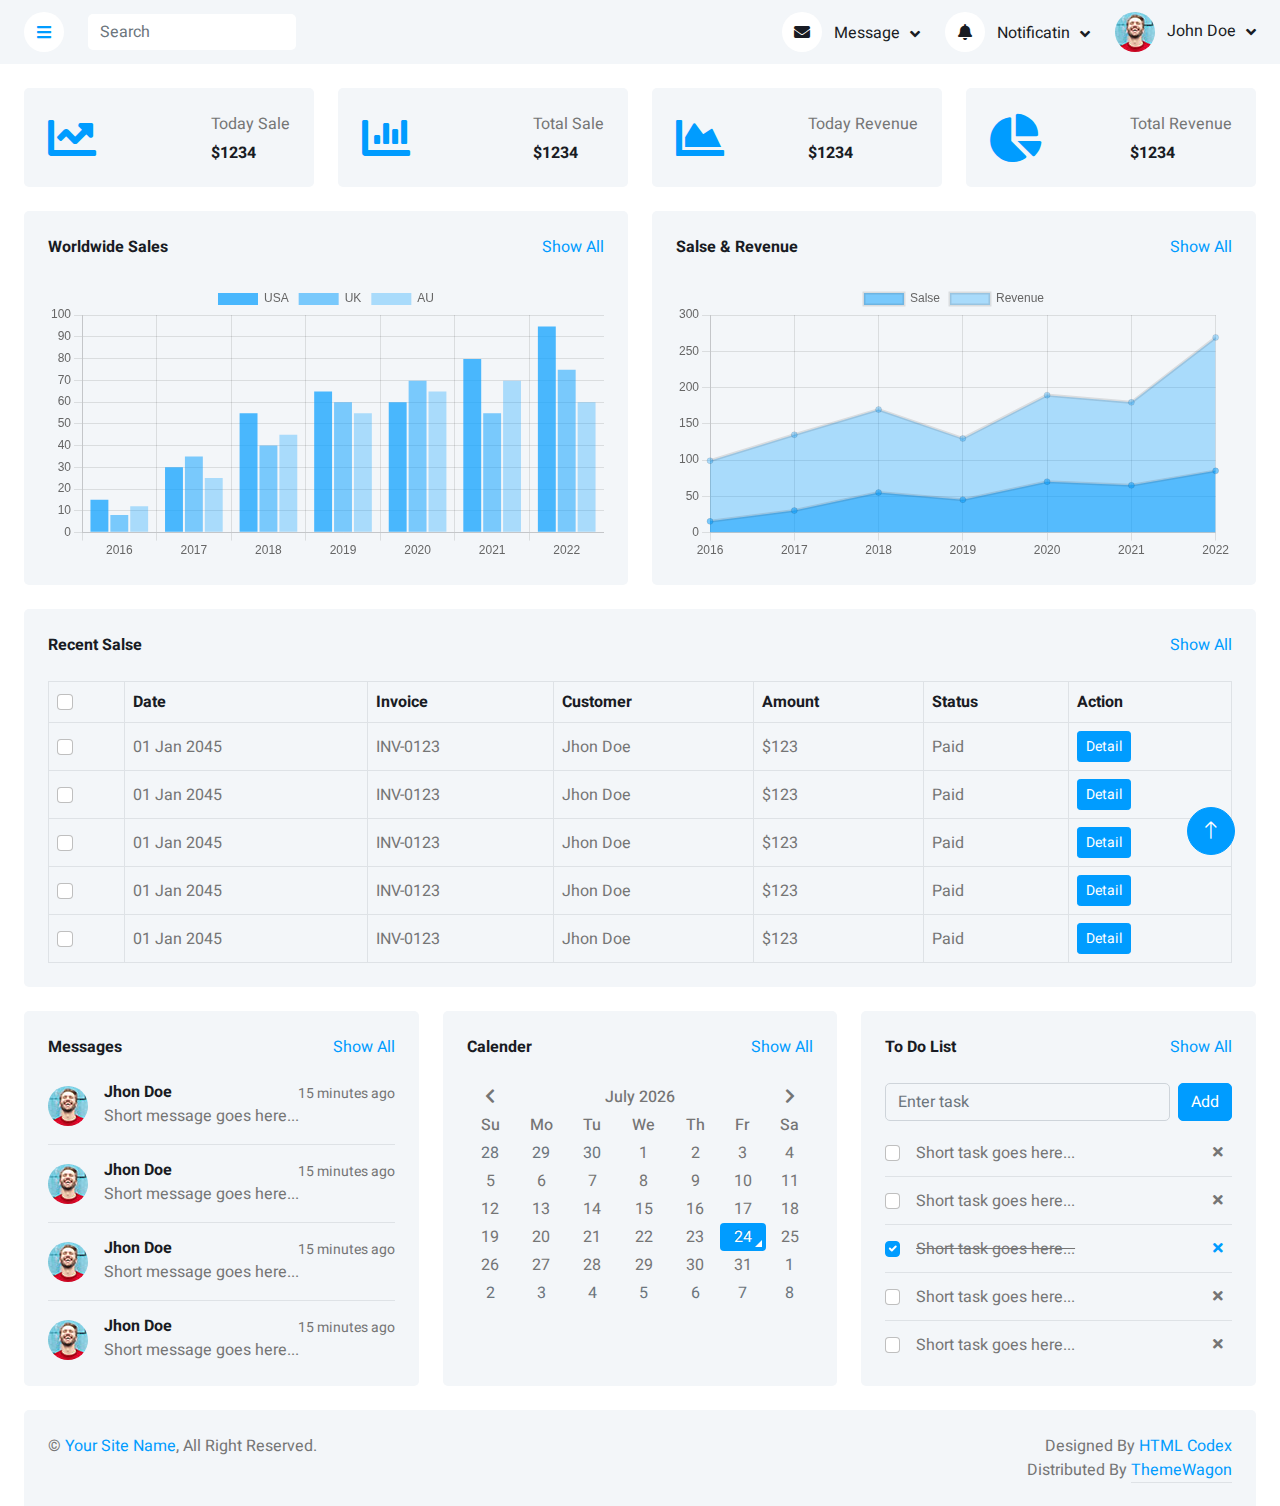
<file: index.html>
<!DOCTYPE html>
<html lang="en">

<head>
    <meta charset="utf-8">
    <title>DASHMIN - Bootstrap Admin Template</title>
    <meta content="width=device-width, initial-scale=1.0" name="viewport">
    <meta content="" name="keywords">
    <meta content="" name="description">

    <!-- Favicon -->
    <link href="img/favicon.ico" rel="icon">

    <!-- Google Web Fonts -->
    <link rel="preconnect" href="https://fonts.googleapis.com">
    <link rel="preconnect" href="https://fonts.gstatic.com" crossorigin>
    <link href="https://fonts.googleapis.com/css2?family=Heebo:wght@400;500;600;700&display=swap" rel="stylesheet">
    
    <!-- Icon Font Stylesheet -->
    <link href="https://cdnjs.cloudflare.com/ajax/libs/font-awesome/5.10.0/css/all.min.css" rel="stylesheet">
    <link href="https://cdn.jsdelivr.net/npm/bootstrap-icons@1.4.1/font/bootstrap-icons.css" rel="stylesheet">

    <!-- Libraries Stylesheet -->
    <link href="lib/owlcarousel/assets/owl.carousel.min.css" rel="stylesheet">
    <link href="lib/tempusdominus/css/tempusdominus-bootstrap-4.min.css" rel="stylesheet" />

    <!-- Customized Bootstrap Stylesheet -->
    <link href="css/bootstrap.min.css" rel="stylesheet">

    <!-- Template Stylesheet -->
    <link href="css/style.css" rel="stylesheet">
</head>

<body>
    <div class="container-xxl position-relative bg-white d-flex p-0">
        <!-- Spinner Start -->
        <div id="spinner" class="show bg-white position-fixed translate-middle w-100 vh-100 top-50 start-50 d-flex align-items-center justify-content-center">
            <div class="spinner-border text-primary" style="width: 3rem; height: 3rem;" role="status">
                <span class="sr-only">Loading...</span>
            </div>
        </div>
        <!-- Spinner End -->


        <!-- Sidebar Start -->
        <div class="sidebar pe-4 pb-3">
            <nav class="navbar bg-light navbar-light">
                <a href="index.html" class="navbar-brand mx-4 mb-3">
                    <h3 class="text-primary"><i class="fa fa-hashtag me-2"></i>Duarte é gay</h3>
                </a>
                <div class="d-flex align-items-center ms-4 mb-4">
                    <div class="position-relative">
                        <img class="rounded-circle" src="img/user.jpg" alt="" style="width: 40px; height: 40px;">
                        <div class="bg-success rounded-circle border border-2 border-white position-absolute end-0 bottom-0 p-1"></div>
                    </div>
                    <div class="ms-3">
                        <h6 class="mb-0">Jhon Doe</h6>
                        <span>Admin</span>
                    </div>
                </div>
                <div class="navbar-nav w-100">
                    <a href="index.html" class="nav-item nav-link active"><i class="fa fa-tachometer-alt me-2"></i>Dashboard</a>
                    <div class="nav-item dropdown">
                        <a href="#" class="nav-link dropdown-toggle" data-bs-toggle="dropdown"><i class="fa fa-laptop me-2"></i>Elements</a>
                        <div class="dropdown-menu bg-transparent border-0">
                            <a href="button.html" class="dropdown-item">Buttons</a>
                            <a href="typography.html" class="dropdown-item">Typography</a>
                            <a href="element.html" class="dropdown-item">Other Elements</a>
                        </div>
                    </div>
                    <a href="widget.html" class="nav-item nav-link"><i class="fa fa-th me-2"></i>Widgets</a>
                    <a href="form.html" class="nav-item nav-link"><i class="fa fa-keyboard me-2"></i>Forms</a>
                    <a href="table.html" class="nav-item nav-link"><i class="fa fa-table me-2"></i>Tables</a>
                    <a href="chart.html" class="nav-item nav-link"><i class="fa fa-chart-bar me-2"></i>Charts</a>
                    <div class="nav-item dropdown">
                        <a href="#" class="nav-link dropdown-toggle" data-bs-toggle="dropdown"><i class="far fa-file-alt me-2"></i>Pages</a>
                        <div class="dropdown-menu bg-transparent border-0">
                            <a href="signin.html" class="dropdown-item">Sign In</a>
                            <a href="signup.html" class="dropdown-item">Sign Up</a>
                            <a href="404.html" class="dropdown-item">404 Error</a>
                            <a href="blank.html" class="dropdown-item">Blank Page</a>
                        </div>
                    </div>
                </div>
            </nav>
        </div>
        <!-- Sidebar End -->


        <!-- Content Start -->
        <div class="content">
            <!-- Navbar Start -->
            <nav class="navbar navbar-expand bg-light navbar-light sticky-top px-4 py-0">
                <a href="index.html" class="navbar-brand d-flex d-lg-none me-4">
                    <h2 class="text-primary mb-0"><i class="fa fa-hashtag"></i></h2>
                </a>
                <a href="#" class="sidebar-toggler flex-shrink-0">
                    <i class="fa fa-bars"></i>
                </a>
                <form class="d-none d-md-flex ms-4">
                    <input class="form-control border-0" type="search" placeholder="Search">
                </form>
                <div class="navbar-nav align-items-center ms-auto">
                    <div class="nav-item dropdown">
                        <a href="#" class="nav-link dropdown-toggle" data-bs-toggle="dropdown">
                            <i class="fa fa-envelope me-lg-2"></i>
                            <span class="d-none d-lg-inline-flex">Message</span>
                        </a>
                        <div class="dropdown-menu dropdown-menu-end bg-light border-0 rounded-0 rounded-bottom m-0">
                            <a href="#" class="dropdown-item">
                                <div class="d-flex align-items-center">
                                    <img class="rounded-circle" src="img/user.jpg" alt="" style="width: 40px; height: 40px;">
                                    <div class="ms-2">
                                        <h6 class="fw-normal mb-0">Jhon send you a message</h6>
                                        <small>15 minutes ago</small>
                                    </div>
                                </div>
                            </a>
                            <hr class="dropdown-divider">
                            <a href="#" class="dropdown-item">
                                <div class="d-flex align-items-center">
                                    <img class="rounded-circle" src="img/user.jpg" alt="" style="width: 40px; height: 40px;">
                                    <div class="ms-2">
                                        <h6 class="fw-normal mb-0">Jhon send you a message</h6>
                                        <small>15 minutes ago</small>
                                    </div>
                                </div>
                            </a>
                            <hr class="dropdown-divider">
                            <a href="#" class="dropdown-item">
                                <div class="d-flex align-items-center">
                                    <img class="rounded-circle" src="img/user.jpg" alt="" style="width: 40px; height: 40px;">
                                    <div class="ms-2">
                                        <h6 class="fw-normal mb-0">Jhon send you a message</h6>
                                        <small>15 minutes ago</small>
                                    </div>
                                </div>
                            </a>
                            <hr class="dropdown-divider">
                            <a href="#" class="dropdown-item text-center">See all message</a>
                        </div>
                    </div>
                    <div class="nav-item dropdown">
                        <a href="#" class="nav-link dropdown-toggle" data-bs-toggle="dropdown">
                            <i class="fa fa-bell me-lg-2"></i>
                            <span class="d-none d-lg-inline-flex">Notificatin</span>
                        </a>
                        <div class="dropdown-menu dropdown-menu-end bg-light border-0 rounded-0 rounded-bottom m-0">
                            <a href="#" class="dropdown-item">
                                <h6 class="fw-normal mb-0">Profile updated</h6>
                                <small>15 minutes ago</small>
                            </a>
                            <hr class="dropdown-divider">
                            <a href="#" class="dropdown-item">
                                <h6 class="fw-normal mb-0">New user added</h6>
                                <small>15 minutes ago</small>
                            </a>
                            <hr class="dropdown-divider">
                            <a href="#" class="dropdown-item">
                                <h6 class="fw-normal mb-0">Password changed</h6>
                                <small>15 minutes ago</small>
                            </a>
                            <hr class="dropdown-divider">
                            <a href="#" class="dropdown-item text-center">See all notifications</a>
                        </div>
                    </div>
                    <div class="nav-item dropdown">
                        <a href="#" class="nav-link dropdown-toggle" data-bs-toggle="dropdown">
                            <img class="rounded-circle me-lg-2" src="img/user.jpg" alt="" style="width: 40px; height: 40px;">
                            <span class="d-none d-lg-inline-flex">John Doe</span>
                        </a>
                        <div class="dropdown-menu dropdown-menu-end bg-light border-0 rounded-0 rounded-bottom m-0">
                            <a href="#" class="dropdown-item">My Profile</a>
                            <a href="#" class="dropdown-item">Settings</a>
                            <a href="#" class="dropdown-item">Log Out</a>
                        </div>
                    </div>
                </div>
            </nav>
            <!-- Navbar End -->


            <!-- Sale & Revenue Start -->
            <div class="container-fluid pt-4 px-4">
                <div class="row g-4">
                    <div class="col-sm-6 col-xl-3">
                        <div class="bg-light rounded d-flex align-items-center justify-content-between p-4">
                            <i class="fa fa-chart-line fa-3x text-primary"></i>
                            <div class="ms-3">
                                <p class="mb-2">Today Sale</p>
                                <h6 class="mb-0">$1234</h6>
                            </div>
                        </div>
                    </div>
                    <div class="col-sm-6 col-xl-3">
                        <div class="bg-light rounded d-flex align-items-center justify-content-between p-4">
                            <i class="fa fa-chart-bar fa-3x text-primary"></i>
                            <div class="ms-3">
                                <p class="mb-2">Total Sale</p>
                                <h6 class="mb-0">$1234</h6>
                            </div>
                        </div>
                    </div>
                    <div class="col-sm-6 col-xl-3">
                        <div class="bg-light rounded d-flex align-items-center justify-content-between p-4">
                            <i class="fa fa-chart-area fa-3x text-primary"></i>
                            <div class="ms-3">
                                <p class="mb-2">Today Revenue</p>
                                <h6 class="mb-0">$1234</h6>
                            </div>
                        </div>
                    </div>
                    <div class="col-sm-6 col-xl-3">
                        <div class="bg-light rounded d-flex align-items-center justify-content-between p-4">
                            <i class="fa fa-chart-pie fa-3x text-primary"></i>
                            <div class="ms-3">
                                <p class="mb-2">Total Revenue</p>
                                <h6 class="mb-0">$1234</h6>
                            </div>
                        </div>
                    </div>
                </div>
            </div>
            <!-- Sale & Revenue End -->


            <!-- Sales Chart Start -->
            <div class="container-fluid pt-4 px-4">
                <div class="row g-4">
                    <div class="col-sm-12 col-xl-6">
                        <div class="bg-light text-center rounded p-4">
                            <div class="d-flex align-items-center justify-content-between mb-4">
                                <h6 class="mb-0">Worldwide Sales</h6>
                                <a href="">Show All</a>
                            </div>
                            <canvas id="worldwide-sales"></canvas>
                        </div>
                    </div>
                    <div class="col-sm-12 col-xl-6">
                        <div class="bg-light text-center rounded p-4">
                            <div class="d-flex align-items-center justify-content-between mb-4">
                                <h6 class="mb-0">Salse & Revenue</h6>
                                <a href="">Show All</a>
                            </div>
                            <canvas id="salse-revenue"></canvas>
                        </div>
                    </div>
                </div>
            </div>
            <!-- Sales Chart End -->


            <!-- Recent Sales Start -->
            <div class="container-fluid pt-4 px-4">
                <div class="bg-light text-center rounded p-4">
                    <div class="d-flex align-items-center justify-content-between mb-4">
                        <h6 class="mb-0">Recent Salse</h6>
                        <a href="">Show All</a>
                    </div>
                    <div class="table-responsive">
                        <table class="table text-start align-middle table-bordered table-hover mb-0">
                            <thead>
                                <tr class="text-dark">
                                    <th scope="col"><input class="form-check-input" type="checkbox"></th>
                                    <th scope="col">Date</th>
                                    <th scope="col">Invoice</th>
                                    <th scope="col">Customer</th>
                                    <th scope="col">Amount</th>
                                    <th scope="col">Status</th>
                                    <th scope="col">Action</th>
                                </tr>
                            </thead>
                            <tbody>
                                <tr>
                                    <td><input class="form-check-input" type="checkbox"></td>
                                    <td>01 Jan 2045</td>
                                    <td>INV-0123</td>
                                    <td>Jhon Doe</td>
                                    <td>$123</td>
                                    <td>Paid</td>
                                    <td><a class="btn btn-sm btn-primary" href="">Detail</a></td>
                                </tr>
                                <tr>
                                    <td><input class="form-check-input" type="checkbox"></td>
                                    <td>01 Jan 2045</td>
                                    <td>INV-0123</td>
                                    <td>Jhon Doe</td>
                                    <td>$123</td>
                                    <td>Paid</td>
                                    <td><a class="btn btn-sm btn-primary" href="">Detail</a></td>
                                </tr>
                                <tr>
                                    <td><input class="form-check-input" type="checkbox"></td>
                                    <td>01 Jan 2045</td>
                                    <td>INV-0123</td>
                                    <td>Jhon Doe</td>
                                    <td>$123</td>
                                    <td>Paid</td>
                                    <td><a class="btn btn-sm btn-primary" href="">Detail</a></td>
                                </tr>
                                <tr>
                                    <td><input class="form-check-input" type="checkbox"></td>
                                    <td>01 Jan 2045</td>
                                    <td>INV-0123</td>
                                    <td>Jhon Doe</td>
                                    <td>$123</td>
                                    <td>Paid</td>
                                    <td><a class="btn btn-sm btn-primary" href="">Detail</a></td>
                                </tr>
                                <tr>
                                    <td><input class="form-check-input" type="checkbox"></td>
                                    <td>01 Jan 2045</td>
                                    <td>INV-0123</td>
                                    <td>Jhon Doe</td>
                                    <td>$123</td>
                                    <td>Paid</td>
                                    <td><a class="btn btn-sm btn-primary" href="">Detail</a></td>
                                </tr>
                            </tbody>
                        </table>
                    </div>
                </div>
            </div>
            <!-- Recent Sales End -->


            <!-- Widgets Start -->
            <div class="container-fluid pt-4 px-4">
                <div class="row g-4">
                    <div class="col-sm-12 col-md-6 col-xl-4">
                        <div class="h-100 bg-light rounded p-4">
                            <div class="d-flex align-items-center justify-content-between mb-2">
                                <h6 class="mb-0">Messages</h6>
                                <a href="">Show All</a>
                            </div>
                            <div class="d-flex align-items-center border-bottom py-3">
                                <img class="rounded-circle flex-shrink-0" src="img/user.jpg" alt="" style="width: 40px; height: 40px;">
                                <div class="w-100 ms-3">
                                    <div class="d-flex w-100 justify-content-between">
                                        <h6 class="mb-0">Jhon Doe</h6>
                                        <small>15 minutes ago</small>
                                    </div>
                                    <span>Short message goes here...</span>
                                </div>
                            </div>
                            <div class="d-flex align-items-center border-bottom py-3">
                                <img class="rounded-circle flex-shrink-0" src="img/user.jpg" alt="" style="width: 40px; height: 40px;">
                                <div class="w-100 ms-3">
                                    <div class="d-flex w-100 justify-content-between">
                                        <h6 class="mb-0">Jhon Doe</h6>
                                        <small>15 minutes ago</small>
                                    </div>
                                    <span>Short message goes here...</span>
                                </div>
                            </div>
                            <div class="d-flex align-items-center border-bottom py-3">
                                <img class="rounded-circle flex-shrink-0" src="img/user.jpg" alt="" style="width: 40px; height: 40px;">
                                <div class="w-100 ms-3">
                                    <div class="d-flex w-100 justify-content-between">
                                        <h6 class="mb-0">Jhon Doe</h6>
                                        <small>15 minutes ago</small>
                                    </div>
                                    <span>Short message goes here...</span>
                                </div>
                            </div>
                            <div class="d-flex align-items-center pt-3">
                                <img class="rounded-circle flex-shrink-0" src="img/user.jpg" alt="" style="width: 40px; height: 40px;">
                                <div class="w-100 ms-3">
                                    <div class="d-flex w-100 justify-content-between">
                                        <h6 class="mb-0">Jhon Doe</h6>
                                        <small>15 minutes ago</small>
                                    </div>
                                    <span>Short message goes here...</span>
                                </div>
                            </div>
                        </div>
                    </div>
                    <div class="col-sm-12 col-md-6 col-xl-4">
                        <div class="h-100 bg-light rounded p-4">
                            <div class="d-flex align-items-center justify-content-between mb-4">
                                <h6 class="mb-0">Calender</h6>
                                <a href="">Show All</a>
                            </div>
                            <div id="calender"></div>
                        </div>
                    </div>
                    <div class="col-sm-12 col-md-6 col-xl-4">
                        <div class="h-100 bg-light rounded p-4">
                            <div class="d-flex align-items-center justify-content-between mb-4">
                                <h6 class="mb-0">To Do List</h6>
                                <a href="">Show All</a>
                            </div>
                            <div class="d-flex mb-2">
                                <input class="form-control bg-transparent" type="text" placeholder="Enter task">
                                <button type="button" class="btn btn-primary ms-2">Add</button>
                            </div>
                            <div class="d-flex align-items-center border-bottom py-2">
                                <input class="form-check-input m-0" type="checkbox">
                                <div class="w-100 ms-3">
                                    <div class="d-flex w-100 align-items-center justify-content-between">
                                        <span>Short task goes here...</span>
                                        <button class="btn btn-sm"><i class="fa fa-times"></i></button>
                                    </div>
                                </div>
                            </div>
                            <div class="d-flex align-items-center border-bottom py-2">
                                <input class="form-check-input m-0" type="checkbox">
                                <div class="w-100 ms-3">
                                    <div class="d-flex w-100 align-items-center justify-content-between">
                                        <span>Short task goes here...</span>
                                        <button class="btn btn-sm"><i class="fa fa-times"></i></button>
                                    </div>
                                </div>
                            </div>
                            <div class="d-flex align-items-center border-bottom py-2">
                                <input class="form-check-input m-0" type="checkbox" checked>
                                <div class="w-100 ms-3">
                                    <div class="d-flex w-100 align-items-center justify-content-between">
                                        <span><del>Short task goes here...</del></span>
                                        <button class="btn btn-sm text-primary"><i class="fa fa-times"></i></button>
                                    </div>
                                </div>
                            </div>
                            <div class="d-flex align-items-center border-bottom py-2">
                                <input class="form-check-input m-0" type="checkbox">
                                <div class="w-100 ms-3">
                                    <div class="d-flex w-100 align-items-center justify-content-between">
                                        <span>Short task goes here...</span>
                                        <button class="btn btn-sm"><i class="fa fa-times"></i></button>
                                    </div>
                                </div>
                            </div>
                            <div class="d-flex align-items-center pt-2">
                                <input class="form-check-input m-0" type="checkbox">
                                <div class="w-100 ms-3">
                                    <div class="d-flex w-100 align-items-center justify-content-between">
                                        <span>Short task goes here...</span>
                                        <button class="btn btn-sm"><i class="fa fa-times"></i></button>
                                    </div>
                                </div>
                            </div>
                        </div>
                    </div>
                </div>
            </div>
            <!-- Widgets End -->


            <!-- Footer Start -->
            <div class="container-fluid pt-4 px-4">
                <div class="bg-light rounded-top p-4">
                    <div class="row">
                        <div class="col-12 col-sm-6 text-center text-sm-start">
                            &copy; <a href="#">Your Site Name</a>, All Right Reserved. 
                        </div>
                        <div class="col-12 col-sm-6 text-center text-sm-end">
                            <!--/*** This template is free as long as you keep the footer author’s credit link/attribution link/backlink. If you'd like to use the template without the footer author’s credit link/attribution link/backlink, you can purchase the Credit Removal License from "https://htmlcodex.com/credit-removal". Thank you for your support. ***/-->
                            Designed By <a href="https://htmlcodex.com">HTML Codex</a>
                        </br>
                        Distributed By <a class="border-bottom" href="https://themewagon.com" target="_blank">ThemeWagon</a>
                        </div>
                    </div>
                </div>
            </div>
            <!-- Footer End -->
        </div>
        <!-- Content End -->


        <!-- Back to Top -->
        <a href="#" class="btn btn-lg btn-primary btn-lg-square back-to-top"><i class="bi bi-arrow-up"></i></a>
    </div>

    <!-- JavaScript Libraries -->
    <script src="https://code.jquery.com/jquery-3.4.1.min.js"></script>
    <script src="https://cdn.jsdelivr.net/npm/bootstrap@5.0.0/dist/js/bootstrap.bundle.min.js"></script>
    <script src="lib/chart/chart.min.js"></script>
    <script src="lib/easing/easing.min.js"></script>
    <script src="lib/waypoints/waypoints.min.js"></script>
    <script src="lib/owlcarousel/owl.carousel.min.js"></script>
    <script src="lib/tempusdominus/js/moment.min.js"></script>
    <script src="lib/tempusdominus/js/moment-timezone.min.js"></script>
    <script src="lib/tempusdominus/js/tempusdominus-bootstrap-4.min.js"></script>

    <!-- Template Javascript -->
    <script src="js/main.js"></script>
</body>

</html>
</file>
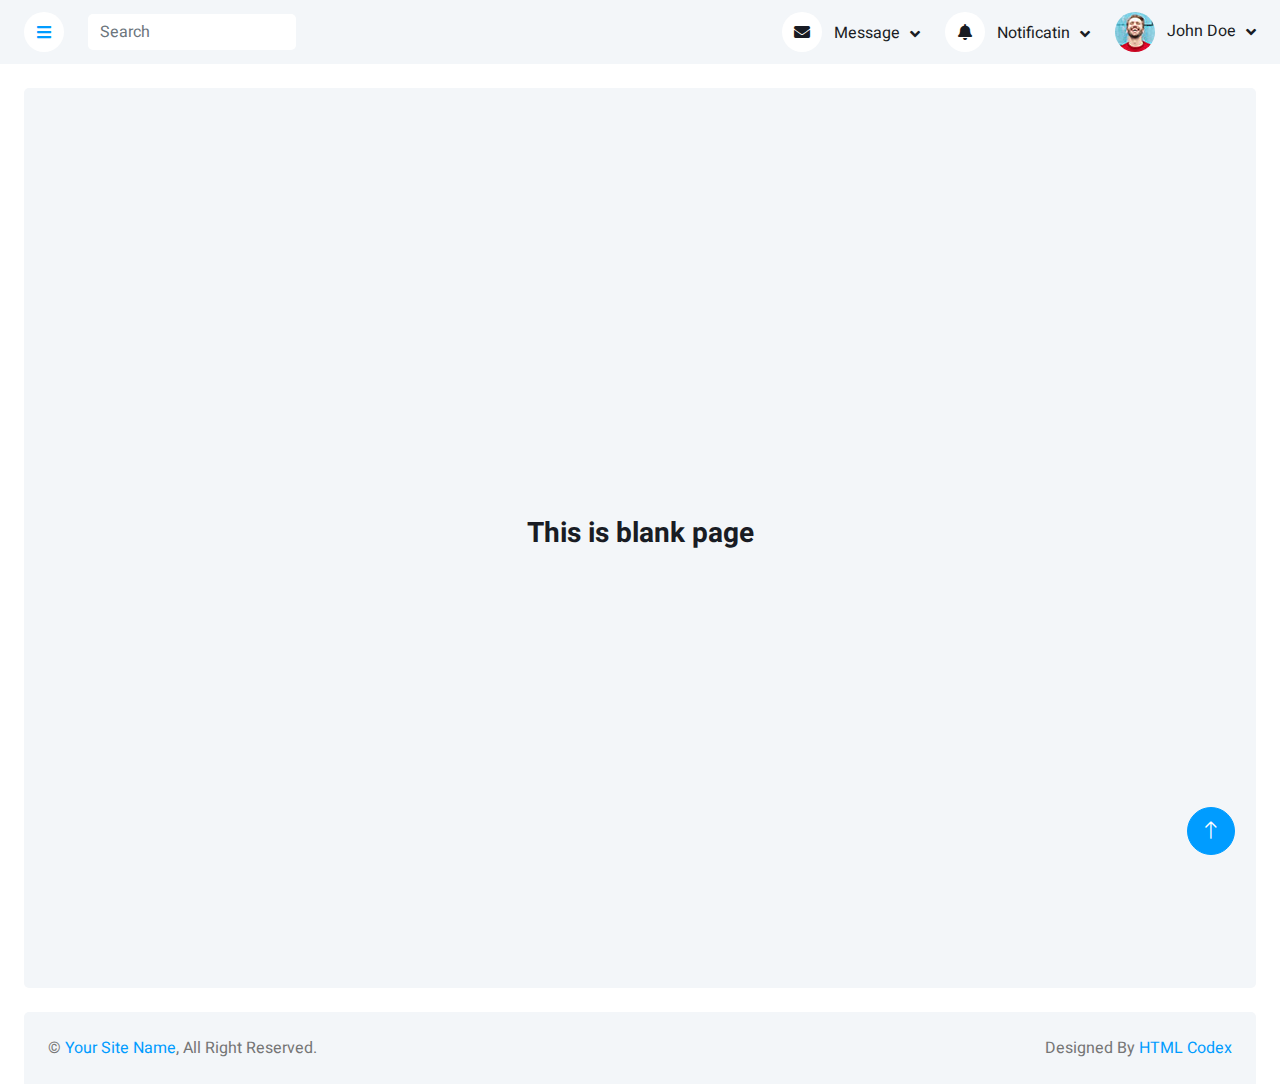
<file: blank.html>
<!DOCTYPE html>
<html lang="en">

<head>
    <meta charset="utf-8">
    <title>DASHMIN - Bootstrap Admin Template</title>
    <meta content="width=device-width, initial-scale=1.0" name="viewport">
    <meta content="" name="keywords">
    <meta content="" name="description">

    <!-- Favicon -->
    <link href="img/favicon.ico" rel="icon">

    <!-- Google Web Fonts -->
    <link rel="preconnect" href="https://fonts.googleapis.com">
    <link rel="preconnect" href="https://fonts.gstatic.com" crossorigin>
    <link href="https://fonts.googleapis.com/css2?family=Heebo:wght@400;500;600;700&display=swap" rel="stylesheet">
    
    <!-- Icon Font Stylesheet -->
    <link href="https://cdnjs.cloudflare.com/ajax/libs/font-awesome/5.10.0/css/all.min.css" rel="stylesheet">
    <link href="https://cdn.jsdelivr.net/npm/bootstrap-icons@1.4.1/font/bootstrap-icons.css" rel="stylesheet">

    <!-- Libraries Stylesheet -->
    <link href="lib/owlcarousel/assets/owl.carousel.min.css" rel="stylesheet">
    <link href="lib/tempusdominus/css/tempusdominus-bootstrap-4.min.css" rel="stylesheet" />

    <!-- Customized Bootstrap Stylesheet -->
    <link href="css/bootstrap.min.css" rel="stylesheet">

    <!-- Template Stylesheet -->
    <link href="css/style.css" rel="stylesheet">
</head>

<body>
    <div class="container-xxl position-relative bg-white d-flex p-0">
        <!-- Spinner Start -->
        <div id="spinner" class="show bg-white position-fixed translate-middle w-100 vh-100 top-50 start-50 d-flex align-items-center justify-content-center">
            <div class="spinner-border text-primary" style="width: 3rem; height: 3rem;" role="status">
                <span class="sr-only">Loading...</span>
            </div>
        </div>
        <!-- Spinner End -->


        <!-- Sidebar Start -->
        <div class="sidebar pe-4 pb-3">
            <nav class="navbar bg-light navbar-light">
                <a href="index.html" class="navbar-brand mx-4 mb-3">
                    <h3 class="text-primary"><i class="fa fa-hashtag me-2"></i>DASHMIN</h3>
                </a>
                <div class="d-flex align-items-center ms-4 mb-4">
                    <div class="position-relative">
                        <img class="rounded-circle" src="img/user.jpg" alt="" style="width: 40px; height: 40px;">
                        <div class="bg-success rounded-circle border border-2 border-white position-absolute end-0 bottom-0 p-1"></div>
                    </div>
                    <div class="ms-3">
                        <h6 class="mb-0">Jhon Doe</h6>
                        <span>Admin</span>
                    </div>
                </div>
                <div class="navbar-nav w-100">
                    <a href="index.html" class="nav-item nav-link"><i class="fa fa-tachometer-alt me-2"></i>Dashboard</a>
                    <div class="nav-item dropdown">
                        <a href="#" class="nav-link dropdown-toggle" data-bs-toggle="dropdown"><i class="fa fa-laptop me-2"></i>Elements</a>
                        <div class="dropdown-menu bg-transparent border-0">
                            <a href="button.html" class="dropdown-item">Buttons</a>
                            <a href="typography.html" class="dropdown-item">Typography</a>
                            <a href="element.html" class="dropdown-item">Other Elements</a>
                        </div>
                    </div>
                    <a href="widget.html" class="nav-item nav-link"><i class="fa fa-th me-2"></i>Widgets</a>
                    <a href="form.html" class="nav-item nav-link"><i class="fa fa-keyboard me-2"></i>Forms</a>
                    <a href="table.html" class="nav-item nav-link"><i class="fa fa-table me-2"></i>Tables</a>
                    <a href="chart.html" class="nav-item nav-link"><i class="fa fa-chart-bar me-2"></i>Charts</a>
                    <div class="nav-item dropdown">
                        <a href="#" class="nav-link dropdown-toggle active" data-bs-toggle="dropdown"><i class="far fa-file-alt me-2"></i>Pages</a>
                        <div class="dropdown-menu bg-transparent border-0">
                            <a href="signin.html" class="dropdown-item">Sign In</a>
                            <a href="signup.html" class="dropdown-item">Sign Up</a>
                            <a href="404.html" class="dropdown-item">404 Error</a>
                            <a href="blank.html" class="dropdown-item active">Blank Page</a>
                        </div>
                    </div>
                </div>
            </nav>
        </div>
        <!-- Sidebar End -->


        <!-- Content Start -->
        <div class="content">
            <!-- Navbar Start -->
            <nav class="navbar navbar-expand bg-light navbar-light sticky-top px-4 py-0">
                <a href="index.html" class="navbar-brand d-flex d-lg-none me-4">
                    <h2 class="text-primary mb-0"><i class="fa fa-hashtag"></i></h2>
                </a>
                <a href="#" class="sidebar-toggler flex-shrink-0">
                    <i class="fa fa-bars"></i>
                </a>
                <form class="d-none d-md-flex ms-4">
                    <input class="form-control border-0" type="search" placeholder="Search">
                </form>
                <div class="navbar-nav align-items-center ms-auto">
                    <div class="nav-item dropdown">
                        <a href="#" class="nav-link dropdown-toggle" data-bs-toggle="dropdown">
                            <i class="fa fa-envelope me-lg-2"></i>
                            <span class="d-none d-lg-inline-flex">Message</span>
                        </a>
                        <div class="dropdown-menu dropdown-menu-end bg-light border-0 rounded-0 rounded-bottom m-0">
                            <a href="#" class="dropdown-item">
                                <div class="d-flex align-items-center">
                                    <img class="rounded-circle" src="img/user.jpg" alt="" style="width: 40px; height: 40px;">
                                    <div class="ms-2">
                                        <h6 class="fw-normal mb-0">Jhon send you a message</h6>
                                        <small>15 minutes ago</small>
                                    </div>
                                </div>
                            </a>
                            <hr class="dropdown-divider">
                            <a href="#" class="dropdown-item">
                                <div class="d-flex align-items-center">
                                    <img class="rounded-circle" src="img/user.jpg" alt="" style="width: 40px; height: 40px;">
                                    <div class="ms-2">
                                        <h6 class="fw-normal mb-0">Jhon send you a message</h6>
                                        <small>15 minutes ago</small>
                                    </div>
                                </div>
                            </a>
                            <hr class="dropdown-divider">
                            <a href="#" class="dropdown-item">
                                <div class="d-flex align-items-center">
                                    <img class="rounded-circle" src="img/user.jpg" alt="" style="width: 40px; height: 40px;">
                                    <div class="ms-2">
                                        <h6 class="fw-normal mb-0">Jhon send you a message</h6>
                                        <small>15 minutes ago</small>
                                    </div>
                                </div>
                            </a>
                            <hr class="dropdown-divider">
                            <a href="#" class="dropdown-item text-center">See all message</a>
                        </div>
                    </div>
                    <div class="nav-item dropdown">
                        <a href="#" class="nav-link dropdown-toggle" data-bs-toggle="dropdown">
                            <i class="fa fa-bell me-lg-2"></i>
                            <span class="d-none d-lg-inline-flex">Notificatin</span>
                        </a>
                        <div class="dropdown-menu dropdown-menu-end bg-light border-0 rounded-0 rounded-bottom m-0">
                            <a href="#" class="dropdown-item">
                                <h6 class="fw-normal mb-0">Profile updated</h6>
                                <small>15 minutes ago</small>
                            </a>
                            <hr class="dropdown-divider">
                            <a href="#" class="dropdown-item">
                                <h6 class="fw-normal mb-0">New user added</h6>
                                <small>15 minutes ago</small>
                            </a>
                            <hr class="dropdown-divider">
                            <a href="#" class="dropdown-item">
                                <h6 class="fw-normal mb-0">Password changed</h6>
                                <small>15 minutes ago</small>
                            </a>
                            <hr class="dropdown-divider">
                            <a href="#" class="dropdown-item text-center">See all notifications</a>
                        </div>
                    </div>
                    <div class="nav-item dropdown">
                        <a href="#" class="nav-link dropdown-toggle" data-bs-toggle="dropdown">
                            <img class="rounded-circle me-lg-2" src="img/user.jpg" alt="" style="width: 40px; height: 40px;">
                            <span class="d-none d-lg-inline-flex">John Doe</span>
                        </a>
                        <div class="dropdown-menu dropdown-menu-end bg-light border-0 rounded-0 rounded-bottom m-0">
                            <a href="#" class="dropdown-item">My Profile</a>
                            <a href="#" class="dropdown-item">Settings</a>
                            <a href="#" class="dropdown-item">Log Out</a>
                        </div>
                    </div>
                </div>
            </nav>
            <!-- Navbar End -->


            <!-- Blank Start -->
            <div class="container-fluid pt-4 px-4">
                <div class="row vh-100 bg-light rounded align-items-center justify-content-center mx-0">
                    <div class="col-md-6 text-center">
                        <h3>This is blank page</h3>
                    </div>
                </div>
            </div>
            <!-- Blank End -->


            <!-- Footer Start -->
            <div class="container-fluid pt-4 px-4">
                <div class="bg-light rounded-top p-4">
                    <div class="row">
                        <div class="col-12 col-sm-6 text-center text-sm-start">
                            &copy; <a href="#">Your Site Name</a>, All Right Reserved. 
                        </div>
                        <div class="col-12 col-sm-6 text-center text-sm-end">
                            <!--/*** This template is free as long as you keep the footer author’s credit link/attribution link/backlink. If you'd like to use the template without the footer author’s credit link/attribution link/backlink, you can purchase the Credit Removal License from "https://htmlcodex.com/credit-removal". Thank you for your support. ***/-->
                            Designed By <a href="https://htmlcodex.com">HTML Codex</a>
                        </div>
                    </div>
                </div>
            </div>
            <!-- Footer End -->
        </div>
        <!-- Content End -->


        <!-- Back to Top -->
        <a href="#" class="btn btn-lg btn-primary btn-lg-square back-to-top"><i class="bi bi-arrow-up"></i></a>
    </div>

    <!-- JavaScript Libraries -->
    <script src="https://code.jquery.com/jquery-3.4.1.min.js"></script>
    <script src="https://cdn.jsdelivr.net/npm/bootstrap@5.0.0/dist/js/bootstrap.bundle.min.js"></script>
    <script src="lib/chart/chart.min.js"></script>
    <script src="lib/easing/easing.min.js"></script>
    <script src="lib/waypoints/waypoints.min.js"></script>
    <script src="lib/owlcarousel/owl.carousel.min.js"></script>
    <script src="lib/tempusdominus/js/moment.min.js"></script>
    <script src="lib/tempusdominus/js/moment-timezone.min.js"></script>
    <script src="lib/tempusdominus/js/tempusdominus-bootstrap-4.min.js"></script>

    <!-- Template Javascript -->
    <script src="js/main.js"></script>
</body>

</html>
</file>
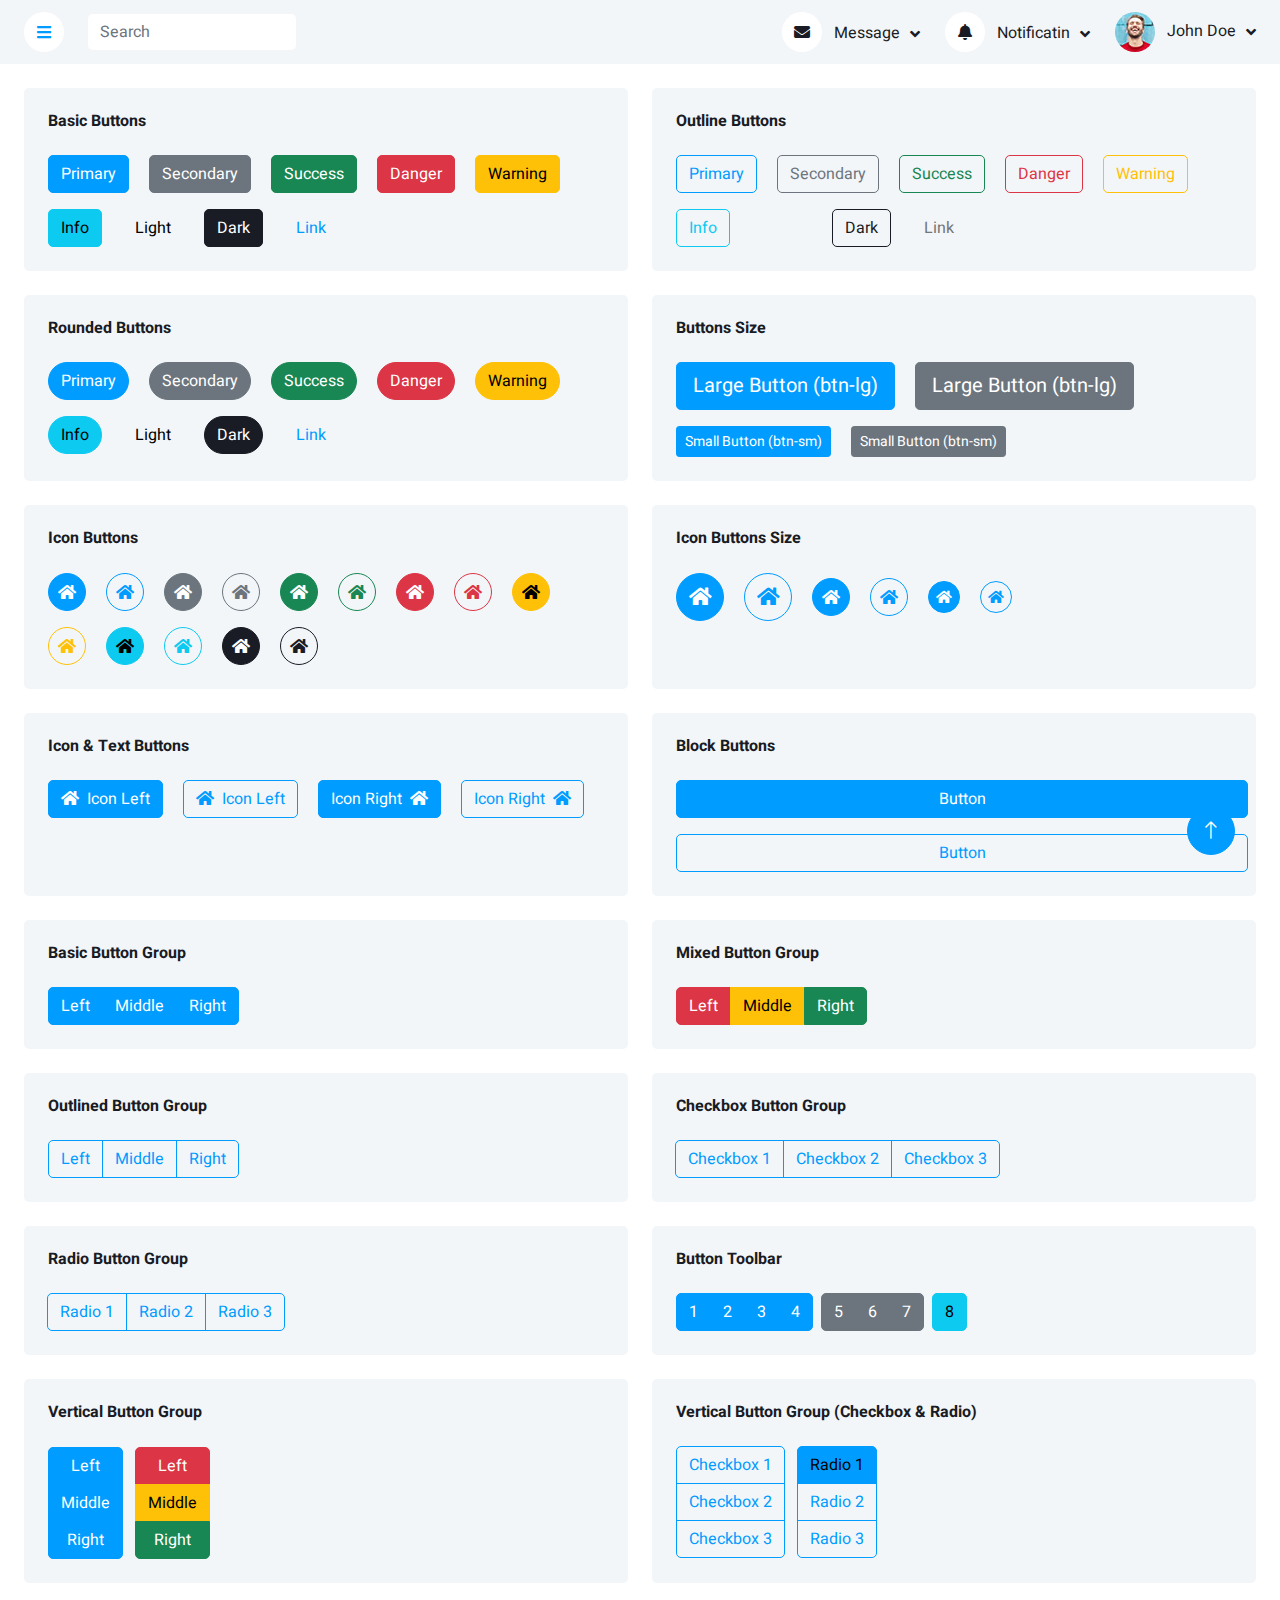
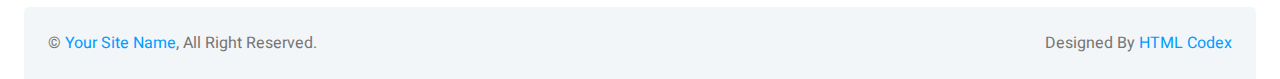
<file: button.html>
<!DOCTYPE html>
<html lang="en">

<head>
    <meta charset="utf-8">
    <title>DASHMIN - Bootstrap Admin Template</title>
    <meta content="width=device-width, initial-scale=1.0" name="viewport">
    <meta content="" name="keywords">
    <meta content="" name="description">

    <!-- Favicon -->
    <link href="img/favicon.ico" rel="icon">

    <!-- Google Web Fonts -->
    <link rel="preconnect" href="https://fonts.googleapis.com">
    <link rel="preconnect" href="https://fonts.gstatic.com" crossorigin>
    <link href="https://fonts.googleapis.com/css2?family=Heebo:wght@400;500;600;700&display=swap" rel="stylesheet">
    
    <!-- Icon Font Stylesheet -->
    <link href="https://cdnjs.cloudflare.com/ajax/libs/font-awesome/5.10.0/css/all.min.css" rel="stylesheet">
    <link href="https://cdn.jsdelivr.net/npm/bootstrap-icons@1.4.1/font/bootstrap-icons.css" rel="stylesheet">

    <!-- Libraries Stylesheet -->
    <link href="lib/owlcarousel/assets/owl.carousel.min.css" rel="stylesheet">
    <link href="lib/tempusdominus/css/tempusdominus-bootstrap-4.min.css" rel="stylesheet" />

    <!-- Customized Bootstrap Stylesheet -->
    <link href="css/bootstrap.min.css" rel="stylesheet">

    <!-- Template Stylesheet -->
    <link href="css/style.css" rel="stylesheet">
</head>

<body>
    <div class="container-xxl position-relative bg-white d-flex p-0">
        <!-- Spinner Start -->
        <div id="spinner" class="show bg-white position-fixed translate-middle w-100 vh-100 top-50 start-50 d-flex align-items-center justify-content-center">
            <div class="spinner-border text-primary" style="width: 3rem; height: 3rem;" role="status">
                <span class="sr-only">Loading...</span>
            </div>
        </div>
        <!-- Spinner End -->


        <!-- Sidebar Start -->
        <div class="sidebar pe-4 pb-3">
            <nav class="navbar bg-light navbar-light">
                <a href="index.html" class="navbar-brand mx-4 mb-3">
                    <h3 class="text-primary"><i class="fa fa-hashtag me-2"></i>DASHMIN</h3>
                </a>
                <div class="d-flex align-items-center ms-4 mb-4">
                    <div class="position-relative">
                        <img class="rounded-circle" src="img/user.jpg" alt="" style="width: 40px; height: 40px;">
                        <div class="bg-success rounded-circle border border-2 border-white position-absolute end-0 bottom-0 p-1"></div>
                    </div>
                    <div class="ms-3">
                        <h6 class="mb-0">Jhon Doe</h6>
                        <span>Admin</span>
                    </div>
                </div>
                <div class="navbar-nav w-100">
                    <a href="index.html" class="nav-item nav-link"><i class="fa fa-tachometer-alt me-2"></i>Dashboard</a>
                    <div class="nav-item dropdown">
                        <a href="#" class="nav-link dropdown-toggle active" data-bs-toggle="dropdown"><i class="fa fa-laptop me-2"></i>Elements</a>
                        <div class="dropdown-menu bg-transparent border-0">
                            <a href="button.html" class="dropdown-item active">Buttons</a>
                            <a href="typography.html" class="dropdown-item">Typography</a>
                            <a href="element.html" class="dropdown-item">Other Elements</a>
                        </div>
                    </div>
                    <a href="widget.html" class="nav-item nav-link"><i class="fa fa-th me-2"></i>Widgets</a>
                    <a href="form.html" class="nav-item nav-link"><i class="fa fa-keyboard me-2"></i>Forms</a>
                    <a href="table.html" class="nav-item nav-link"><i class="fa fa-table me-2"></i>Tables</a>
                    <a href="chart.html" class="nav-item nav-link"><i class="fa fa-chart-bar me-2"></i>Charts</a>
                    <div class="nav-item dropdown">
                        <a href="#" class="nav-link dropdown-toggle" data-bs-toggle="dropdown"><i class="far fa-file-alt me-2"></i>Pages</a>
                        <div class="dropdown-menu bg-transparent border-0">
                            <a href="signin.html" class="dropdown-item">Sign In</a>
                            <a href="signup.html" class="dropdown-item">Sign Up</a>
                            <a href="404.html" class="dropdown-item">404 Error</a>
                            <a href="blank.html" class="dropdown-item">Blank Page</a>
                        </div>
                    </div>
                </div>
            </nav>
        </div>
        <!-- Sidebar End -->


        <!-- Content Start -->
        <div class="content">
            <!-- Navbar Start -->
            <nav class="navbar navbar-expand bg-light navbar-light sticky-top px-4 py-0">
                <a href="index.html" class="navbar-brand d-flex d-lg-none me-4">
                    <h2 class="text-primary mb-0"><i class="fa fa-hashtag"></i></h2>
                </a>
                <a href="#" class="sidebar-toggler flex-shrink-0">
                    <i class="fa fa-bars"></i>
                </a>
                <form class="d-none d-md-flex ms-4">
                    <input class="form-control border-0" type="search" placeholder="Search">
                </form>
                <div class="navbar-nav align-items-center ms-auto">
                    <div class="nav-item dropdown">
                        <a href="#" class="nav-link dropdown-toggle" data-bs-toggle="dropdown">
                            <i class="fa fa-envelope me-lg-2"></i>
                            <span class="d-none d-lg-inline-flex">Message</span>
                        </a>
                        <div class="dropdown-menu dropdown-menu-end bg-light border-0 rounded-0 rounded-bottom m-0">
                            <a href="#" class="dropdown-item">
                                <div class="d-flex align-items-center">
                                    <img class="rounded-circle" src="img/user.jpg" alt="" style="width: 40px; height: 40px;">
                                    <div class="ms-2">
                                        <h6 class="fw-normal mb-0">Jhon send you a message</h6>
                                        <small>15 minutes ago</small>
                                    </div>
                                </div>
                            </a>
                            <hr class="dropdown-divider">
                            <a href="#" class="dropdown-item">
                                <div class="d-flex align-items-center">
                                    <img class="rounded-circle" src="img/user.jpg" alt="" style="width: 40px; height: 40px;">
                                    <div class="ms-2">
                                        <h6 class="fw-normal mb-0">Jhon send you a message</h6>
                                        <small>15 minutes ago</small>
                                    </div>
                                </div>
                            </a>
                            <hr class="dropdown-divider">
                            <a href="#" class="dropdown-item">
                                <div class="d-flex align-items-center">
                                    <img class="rounded-circle" src="img/user.jpg" alt="" style="width: 40px; height: 40px;">
                                    <div class="ms-2">
                                        <h6 class="fw-normal mb-0">Jhon send you a message</h6>
                                        <small>15 minutes ago</small>
                                    </div>
                                </div>
                            </a>
                            <hr class="dropdown-divider">
                            <a href="#" class="dropdown-item text-center">See all message</a>
                        </div>
                    </div>
                    <div class="nav-item dropdown">
                        <a href="#" class="nav-link dropdown-toggle" data-bs-toggle="dropdown">
                            <i class="fa fa-bell me-lg-2"></i>
                            <span class="d-none d-lg-inline-flex">Notificatin</span>
                        </a>
                        <div class="dropdown-menu dropdown-menu-end bg-light border-0 rounded-0 rounded-bottom m-0">
                            <a href="#" class="dropdown-item">
                                <h6 class="fw-normal mb-0">Profile updated</h6>
                                <small>15 minutes ago</small>
                            </a>
                            <hr class="dropdown-divider">
                            <a href="#" class="dropdown-item">
                                <h6 class="fw-normal mb-0">New user added</h6>
                                <small>15 minutes ago</small>
                            </a>
                            <hr class="dropdown-divider">
                            <a href="#" class="dropdown-item">
                                <h6 class="fw-normal mb-0">Password changed</h6>
                                <small>15 minutes ago</small>
                            </a>
                            <hr class="dropdown-divider">
                            <a href="#" class="dropdown-item text-center">See all notifications</a>
                        </div>
                    </div>
                    <div class="nav-item dropdown">
                        <a href="#" class="nav-link dropdown-toggle" data-bs-toggle="dropdown">
                            <img class="rounded-circle me-lg-2" src="img/user.jpg" alt="" style="width: 40px; height: 40px;">
                            <span class="d-none d-lg-inline-flex">John Doe</span>
                        </a>
                        <div class="dropdown-menu dropdown-menu-end bg-light border-0 rounded-0 rounded-bottom m-0">
                            <a href="#" class="dropdown-item">My Profile</a>
                            <a href="#" class="dropdown-item">Settings</a>
                            <a href="#" class="dropdown-item">Log Out</a>
                        </div>
                    </div>
                </div>
            </nav>
            <!-- Navbar End -->


            <!-- Button Start -->
            <div class="container-fluid pt-4 px-4">
                <div class="row g-4">
                    <div class="col-sm-12 col-xl-6">
                        <div class="bg-light rounded h-100 p-4">
                            <h6 class="mb-4">Basic Buttons</h6>
                            <div class="m-n2">
                                <button type="button" class="btn btn-primary m-2">Primary</button>
                                <button type="button" class="btn btn-secondary m-2">Secondary</button>
                                <button type="button" class="btn btn-success m-2">Success</button>
                                <button type="button" class="btn btn-danger m-2">Danger</button>
                                <button type="button" class="btn btn-warning m-2">Warning</button>
                                <button type="button" class="btn btn-info m-2">Info</button>
                                <button type="button" class="btn btn-light m-2">Light</button>
                                <button type="button" class="btn btn-dark m-2">Dark</button>
                                <button type="button" class="btn btn-link m-2">Link</button>
                            </div>
                        </div>
                    </div>
                    <div class="col-sm-12 col-xl-6">
                        <div class="bg-light rounded h-100 p-4">
                            <h6 class="mb-4">Outline Buttons</h6>
                            <div class="m-n2">
                                <button type="button" class="btn btn-outline-primary m-2">Primary</button>
                                <button type="button" class="btn btn-outline-secondary m-2">Secondary</button>
                                <button type="button" class="btn btn-outline-success m-2">Success</button>
                                <button type="button" class="btn btn-outline-danger m-2">Danger</button>
                                <button type="button" class="btn btn-outline-warning m-2">Warning</button>
                                <button type="button" class="btn btn-outline-info m-2">Info</button>
                                <button type="button" class="btn btn-outline-light m-2">Light</button>
                                <button type="button" class="btn btn-outline-dark m-2">Dark</button>
                                <button type="button" class="btn btn-outline-link m-2">Link</button>
                            </div>
                        </div>
                    </div>
                    <div class="col-sm-12 col-xl-6">
                        <div class="bg-light rounded h-100 p-4">
                            <h6 class="mb-4">Rounded Buttons</h6>
                            <div class="m-n2">
                                <button type="button" class="btn btn-primary rounded-pill m-2">Primary</button>
                                <button type="button" class="btn btn-secondary rounded-pill m-2">Secondary</button>
                                <button type="button" class="btn btn-success rounded-pill m-2">Success</button>
                                <button type="button" class="btn btn-danger rounded-pill m-2">Danger</button>
                                <button type="button" class="btn btn-warning rounded-pill m-2">Warning</button>
                                <button type="button" class="btn btn-info rounded-pill m-2">Info</button>
                                <button type="button" class="btn btn-light rounded-pill m-2">Light</button>
                                <button type="button" class="btn btn-dark rounded-pill m-2">Dark</button>
                                <button type="button" class="btn btn-link rounded-pill m-2">Link</button>
                            </div>
                        </div>
                    </div>
                    <div class="col-sm-12 col-xl-6">
                        <div class="bg-light rounded h-100 p-4">
                            <h6 class="mb-4">Buttons Size</h6>
                            <div class="m-n2">
                                <button type="button" class="btn btn-lg btn-primary m-2">Large Button (btn-lg)</button>
                                <button type="button" class="btn btn-lg btn-secondary m-2">Large Button (btn-lg)</button>
                                <button type="button" class="btn btn-sm btn-primary m-2">Small Button (btn-sm)</button>
                                <button type="button" class="btn btn-sm btn-secondary m-2">Small Button (btn-sm)</button>
                            </div>
                        </div>
                    </div>
                    <div class="col-sm-12 col-xl-6">
                        <div class="bg-light rounded h-100 p-4">
                            <h6 class="mb-4">Icon Buttons</h6>
                            <div class="m-n2">
                                <button type="button" class="btn btn-square btn-primary m-2"><i class="fa fa-home"></i></button>
                                <button type="button" class="btn btn-square btn-outline-primary m-2"><i class="fa fa-home"></i></button>
                                <button type="button" class="btn btn-square btn-secondary m-2"><i class="fa fa-home"></i></button>
                                <button type="button" class="btn btn-square btn-outline-secondary m-2"><i class="fa fa-home"></i></button>
                                <button type="button" class="btn btn-square btn-success m-2"><i class="fa fa-home"></i></button>
                                <button type="button" class="btn btn-square btn-outline-success m-2"><i class="fa fa-home"></i></button>
                                <button type="button" class="btn btn-square btn-danger m-2"><i class="fa fa-home"></i></button>
                                <button type="button" class="btn btn-square btn-outline-danger m-2"><i class="fa fa-home"></i></button>
                                <button type="button" class="btn btn-square btn-warning m-2"><i class="fa fa-home"></i></button>
                                <button type="button" class="btn btn-square btn-outline-warning m-2"><i class="fa fa-home"></i></button>
                                <button type="button" class="btn btn-square btn-info m-2"><i class="fa fa-home"></i></button>
                                <button type="button" class="btn btn-square btn-outline-info m-2"><i class="fa fa-home"></i></button>
                                <button type="button" class="btn btn-square btn-dark m-2"><i class="fa fa-home"></i></button>
                                <button type="button" class="btn btn-square btn-outline-dark m-2"><i class="fa fa-home"></i></button>
                            </div>
                        </div>
                    </div>
                    <div class="col-sm-12 col-xl-6">
                        <div class="bg-light rounded h-100 p-4">
                            <h6 class="mb-4">Icon Buttons Size</h6>
                            <div class="m-n2">
                                <button type="button" class="btn btn-lg btn-lg-square btn-primary m-2"><i class="fa fa-home"></i></button>
                                <button type="button" class="btn btn-lg btn-lg-square btn-outline-primary m-2"><i class="fa fa-home"></i></button>
                                <button type="button" class="btn btn-square btn-primary m-2"><i class="fa fa-home"></i></button>
                                <button type="button" class="btn btn-square btn-outline-primary m-2"><i class="fa fa-home"></i></button>
                                <button type="button" class="btn btn-sm btn-sm-square btn-primary m-2"><i class="fa fa-home"></i></button>
                                <button type="button" class="btn btn-sm btn-sm-square btn-outline-primary m-2"><i class="fa fa-home"></i></button>
                            </div>
                        </div>
                    </div>
                    <div class="col-sm-12 col-xl-6">
                        <div class="bg-light rounded h-100 p-4">
                            <h6 class="mb-4">Icon & Text Buttons</h6>
                            <div class="m-n2">
                                <button type="button" class="btn btn-primary m-2"><i class="fa fa-home me-2"></i>Icon Left</button>
                                <button type="button" class="btn btn-outline-primary m-2"><i class="fa fa-home me-2"></i>Icon Left</button>
                                <button type="button" class="btn btn-primary m-2">Icon Right<i class="fa fa-home ms-2"></i></button>
                                <button type="button" class="btn btn-outline-primary m-2">Icon Right<i class="fa fa-home ms-2"></i></button>
                            </div>
                        </div>
                    </div>
                    <div class="col-sm-12 col-xl-6">
                        <div class="bg-light rounded h-100 p-4">
                            <h6 class="mb-4">Block Buttons</h6>
                            <div class="m-n2">
                                <button class="btn btn-primary w-100 m-2" type="button">Button</button>
                                <button class="btn btn-outline-primary w-100 m-2" type="button">Button</button>
                            </div>
                        </div>
                    </div>
                    <div class="col-sm-12 col-xl-6">
                        <div class="bg-light rounded h-100 p-4">
                            <h6 class="mb-4">Basic Button Group</h6>
                            <div class="btn-group" role="group">
                                <button type="button" class="btn btn-primary">Left</button>
                                <button type="button" class="btn btn-primary">Middle</button>
                                <button type="button" class="btn btn-primary">Right</button>
                            </div>
                        </div>
                    </div>
                    <div class="col-sm-12 col-xl-6">
                        <div class="bg-light rounded h-100 p-4">
                            <h6 class="mb-4">Mixed Button Group</h6>
                            <div class="btn-group" role="group">
                                <button type="button" class="btn btn-danger">Left</button>
                                <button type="button" class="btn btn-warning">Middle</button>
                                <button type="button" class="btn btn-success">Right</button>
                            </div>
                        </div>
                    </div>
                    <div class="col-sm-12 col-xl-6">
                        <div class="bg-light rounded h-100 p-4">
                            <h6 class="mb-4">Outlined Button Group</h6>
                            <div class="btn-group" role="group">
                                <button type="button" class="btn btn-outline-primary">Left</button>
                                <button type="button" class="btn btn-outline-primary">Middle</button>
                                <button type="button" class="btn btn-outline-primary">Right</button>
                            </div>
                        </div>
                    </div>
                    <div class="col-sm-12 col-xl-6">
                        <div class="bg-light rounded h-100 p-4">
                            <h6 class="mb-4">Checkbox Button Group</h6>
                            <div class="btn-group" role="group">
                                <input type="checkbox" class="btn-check" id="btncheck1" autocomplete="off">
                                <label class="btn btn-outline-primary" for="btncheck1">Checkbox 1</label>

                                <input type="checkbox" class="btn-check" id="btncheck2" autocomplete="off">
                                <label class="btn btn-outline-primary" for="btncheck2">Checkbox 2</label>

                                <input type="checkbox" class="btn-check" id="btncheck3" autocomplete="off">
                                <label class="btn btn-outline-primary" for="btncheck3">Checkbox 3</label>
                            </div>
                        </div>
                    </div>
                    <div class="col-sm-12 col-xl-6">
                        <div class="bg-light rounded h-100 p-4">
                            <h6 class="mb-4">Radio Button Group</h6>
                            <div class="btn-group" role="group">
                                <input type="radio" class="btn-check" name="btnradio" id="btnradio1" autocomplete="off"
                                    checked>
                                <label class="btn btn-outline-primary" for="btnradio1">Radio 1</label>

                                <input type="radio" class="btn-check" name="btnradio" id="btnradio2" autocomplete="off">
                                <label class="btn btn-outline-primary" for="btnradio2">Radio 2</label>

                                <input type="radio" class="btn-check" name="btnradio" id="btnradio3" autocomplete="off">
                                <label class="btn btn-outline-primary" for="btnradio3">Radio 3</label>
                            </div>
                        </div>
                    </div>
                    <div class="col-sm-12 col-xl-6">
                        <div class="bg-light rounded h-100 p-4">
                            <h6 class="mb-4">Button Toolbar</h6>
                            <div class="btn-toolbar" role="toolbar">
                                <div class="btn-group me-2" role="group" aria-label="First group">
                                    <button type="button" class="btn btn-primary">1</button>
                                    <button type="button" class="btn btn-primary">2</button>
                                    <button type="button" class="btn btn-primary">3</button>
                                    <button type="button" class="btn btn-primary">4</button>
                                </div>
                                <div class="btn-group me-2" role="group" aria-label="Second group">
                                    <button type="button" class="btn btn-secondary">5</button>
                                    <button type="button" class="btn btn-secondary">6</button>
                                    <button type="button" class="btn btn-secondary">7</button>
                                </div>
                                <div class="btn-group" role="group" aria-label="Third group">
                                    <button type="button" class="btn btn-info">8</button>
                                </div>
                            </div>
                        </div>
                    </div>
                    <div class="col-sm-12 col-xl-6">
                        <div class="bg-light rounded h-100 p-4">
                            <h6 class="mb-4">Vertical Button Group</h6>
                            <div class="btn-group-vertical me-2" role="group">
                                <button type="button" class="btn btn-primary">Left</button>
                                <button type="button" class="btn btn-primary">Middle</button>
                                <button type="button" class="btn btn-primary">Right</button>
                            </div>
                            <div class="btn-group-vertical" role="group">
                                <button type="button" class="btn btn-danger">Left</button>
                                <button type="button" class="btn btn-warning">Middle</button>
                                <button type="button" class="btn btn-success">Right</button>
                            </div>
                        </div>
                    </div>
                    <div class="col-sm-12 col-xl-6">
                        <div class="bg-light rounded h-100 p-4">
                            <h6 class="mb-4">Vertical Button Group (Checkbox & Radio)</h6>
                            <div class="btn-group-vertical me-2" role="group">
                                <input type="checkbox" class="btn-check" id="btncheck1" autocomplete="off">
                                <label class="btn btn-outline-primary" for="btncheck1">Checkbox 1</label>

                                <input type="checkbox" class="btn-check" id="btncheck2" autocomplete="off">
                                <label class="btn btn-outline-primary" for="btncheck2">Checkbox 2</label>

                                <input type="checkbox" class="btn-check" id="btncheck3" autocomplete="off">
                                <label class="btn btn-outline-primary" for="btncheck3">Checkbox 3</label>
                            </div>
                            <div class="btn-group-vertical" role="group">
                                <input type="radio" class="btn-check" name="btnradio" id="btnradio1" autocomplete="off"
                                    checked>
                                <label class="btn btn-outline-primary" for="btnradio1">Radio 1</label>

                                <input type="radio" class="btn-check" name="btnradio" id="btnradio2" autocomplete="off">
                                <label class="btn btn-outline-primary" for="btnradio2">Radio 2</label>

                                <input type="radio" class="btn-check" name="btnradio" id="btnradio3" autocomplete="off">
                                <label class="btn btn-outline-primary" for="btnradio3">Radio 3</label>
                            </div>
                        </div>
                    </div>
                </div>
            </div>
            <!-- Button End -->


            <!-- Footer Start -->
            <div class="container-fluid pt-4 px-4">
                <div class="bg-light rounded-top p-4">
                    <div class="row">
                        <div class="col-12 col-sm-6 text-center text-sm-start">
                            &copy; <a href="#">Your Site Name</a>, All Right Reserved. 
                        </div>
                        <div class="col-12 col-sm-6 text-center text-sm-end">
                            <!--/*** This template is free as long as you keep the footer author’s credit link/attribution link/backlink. If you'd like to use the template without the footer author’s credit link/attribution link/backlink, you can purchase the Credit Removal License from "https://htmlcodex.com/credit-removal". Thank you for your support. ***/-->
                            Designed By <a href="https://htmlcodex.com">HTML Codex</a>
                        </div>
                    </div>
                </div>
            </div>
            <!-- Footer End -->
        </div>
        <!-- Content End -->


        <!-- Back to Top -->
        <a href="#" class="btn btn-lg btn-primary btn-lg-square back-to-top"><i class="bi bi-arrow-up"></i></a>
    </div>

    <!-- JavaScript Libraries -->
    <script src="https://code.jquery.com/jquery-3.4.1.min.js"></script>
    <script src="https://cdn.jsdelivr.net/npm/bootstrap@5.0.0/dist/js/bootstrap.bundle.min.js"></script>
    <script src="lib/chart/chart.min.js"></script>
    <script src="lib/easing/easing.min.js"></script>
    <script src="lib/waypoints/waypoints.min.js"></script>
    <script src="lib/owlcarousel/owl.carousel.min.js"></script>
    <script src="lib/tempusdominus/js/moment.min.js"></script>
    <script src="lib/tempusdominus/js/moment-timezone.min.js"></script>
    <script src="lib/tempusdominus/js/tempusdominus-bootstrap-4.min.js"></script>

    <!-- Template Javascript -->
    <script src="js/main.js"></script>
</body>

</html>
</file>
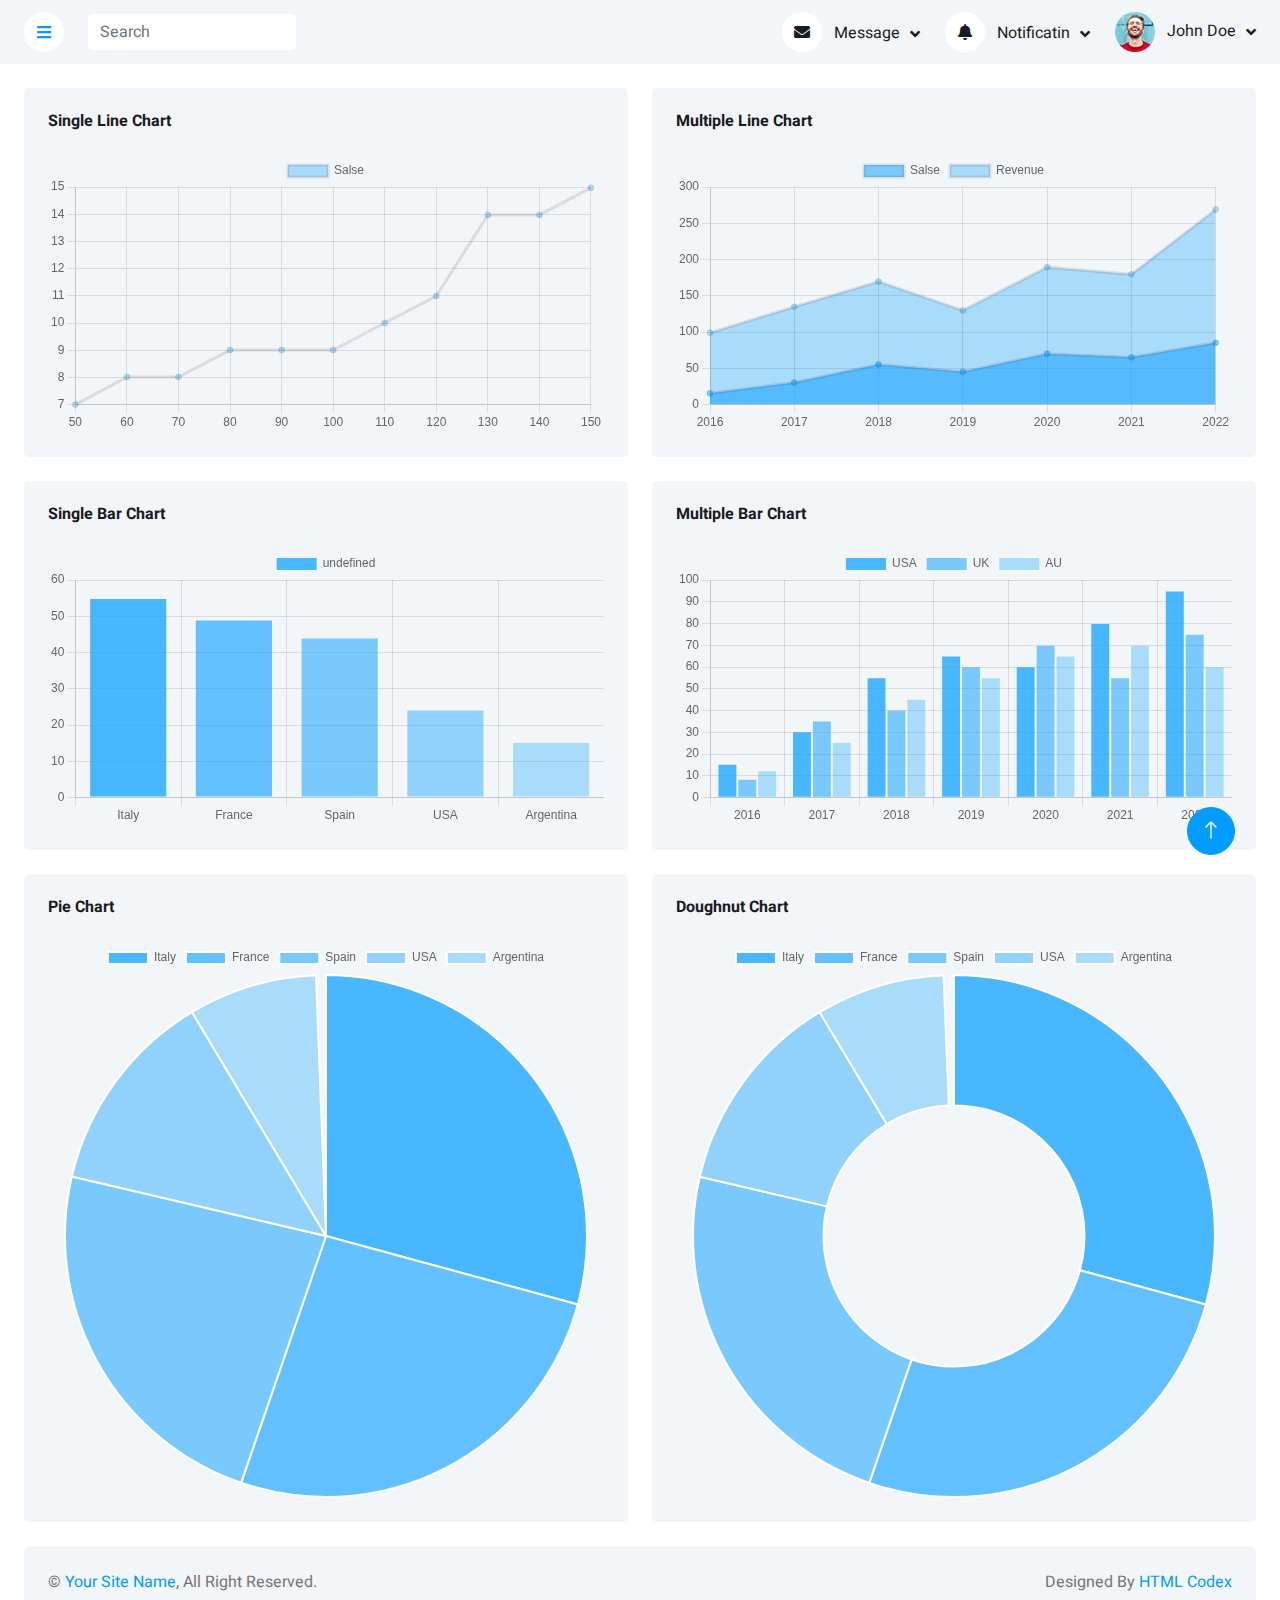
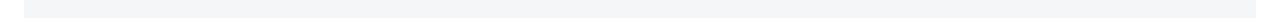
<file: chart.html>
<!DOCTYPE html>
<html lang="en">

<head>
    <meta charset="utf-8">
    <title>DASHMIN - Bootstrap Admin Template</title>
    <meta content="width=device-width, initial-scale=1.0" name="viewport">
    <meta content="" name="keywords">
    <meta content="" name="description">

    <!-- Favicon -->
    <link href="img/favicon.ico" rel="icon">

    <!-- Google Web Fonts -->
    <link rel="preconnect" href="https://fonts.googleapis.com">
    <link rel="preconnect" href="https://fonts.gstatic.com" crossorigin>
    <link href="https://fonts.googleapis.com/css2?family=Heebo:wght@400;500;600;700&display=swap" rel="stylesheet">
    
    <!-- Icon Font Stylesheet -->
    <link href="https://cdnjs.cloudflare.com/ajax/libs/font-awesome/5.10.0/css/all.min.css" rel="stylesheet">
    <link href="https://cdn.jsdelivr.net/npm/bootstrap-icons@1.4.1/font/bootstrap-icons.css" rel="stylesheet">

    <!-- Libraries Stylesheet -->
    <link href="lib/owlcarousel/assets/owl.carousel.min.css" rel="stylesheet">
    <link href="lib/tempusdominus/css/tempusdominus-bootstrap-4.min.css" rel="stylesheet" />

    <!-- Customized Bootstrap Stylesheet -->
    <link href="css/bootstrap.min.css" rel="stylesheet">

    <!-- Template Stylesheet -->
    <link href="css/style.css" rel="stylesheet">
</head>

<body>
    <div class="container-xxl position-relative bg-white d-flex p-0">
        <!-- Spinner Start -->
        <div id="spinner" class="show bg-white position-fixed translate-middle w-100 vh-100 top-50 start-50 d-flex align-items-center justify-content-center">
            <div class="spinner-border text-primary" style="width: 3rem; height: 3rem;" role="status">
                <span class="sr-only">Loading...</span>
            </div>
        </div>
        <!-- Spinner End -->


        <!-- Sidebar Start -->
        <div class="sidebar pe-4 pb-3">
            <nav class="navbar bg-light navbar-light">
                <a href="index.html" class="navbar-brand mx-4 mb-3">
                    <h3 class="text-primary"><i class="fa fa-hashtag me-2"></i>DASHMIN</h3>
                </a>
                <div class="d-flex align-items-center ms-4 mb-4">
                    <div class="position-relative">
                        <img class="rounded-circle" src="img/user.jpg" alt="" style="width: 40px; height: 40px;">
                        <div class="bg-success rounded-circle border border-2 border-white position-absolute end-0 bottom-0 p-1"></div>
                    </div>
                    <div class="ms-3">
                        <h6 class="mb-0">Jhon Doe</h6>
                        <span>Admin</span>
                    </div>
                </div>
                <div class="navbar-nav w-100">
                    <a href="index.html" class="nav-item nav-link"><i class="fa fa-tachometer-alt me-2"></i>Dashboard</a>
                    <div class="nav-item dropdown">
                        <a href="#" class="nav-link dropdown-toggle" data-bs-toggle="dropdown"><i class="fa fa-laptop me-2"></i>Elements</a>
                        <div class="dropdown-menu bg-transparent border-0">
                            <a href="button.html" class="dropdown-item">Buttons</a>
                            <a href="typography.html" class="dropdown-item">Typography</a>
                            <a href="element.html" class="dropdown-item">Other Elements</a>
                        </div>
                    </div>
                    <a href="widget.html" class="nav-item nav-link"><i class="fa fa-th me-2"></i>Widgets</a>
                    <a href="form.html" class="nav-item nav-link"><i class="fa fa-keyboard me-2"></i>Forms</a>
                    <a href="table.html" class="nav-item nav-link"><i class="fa fa-table me-2"></i>Tables</a>
                    <a href="chart.html" class="nav-item nav-link active"><i class="fa fa-chart-bar me-2"></i>Charts</a>
                    <div class="nav-item dropdown">
                        <a href="#" class="nav-link dropdown-toggle" data-bs-toggle="dropdown"><i class="far fa-file-alt me-2"></i>Pages</a>
                        <div class="dropdown-menu bg-transparent border-0">
                            <a href="signin.html" class="dropdown-item">Sign In</a>
                            <a href="signup.html" class="dropdown-item">Sign Up</a>
                            <a href="404.html" class="dropdown-item">404 Error</a>
                            <a href="blank.html" class="dropdown-item">Blank Page</a>
                        </div>
                    </div>
                </div>
            </nav>
        </div>
        <!-- Sidebar End -->


        <!-- Content Start -->
        <div class="content">
            <!-- Navbar Start -->
            <nav class="navbar navbar-expand bg-light navbar-light sticky-top px-4 py-0">
                <a href="index.html" class="navbar-brand d-flex d-lg-none me-4">
                    <h2 class="text-primary mb-0"><i class="fa fa-hashtag"></i></h2>
                </a>
                <a href="#" class="sidebar-toggler flex-shrink-0">
                    <i class="fa fa-bars"></i>
                </a>
                <form class="d-none d-md-flex ms-4">
                    <input class="form-control border-0" type="search" placeholder="Search">
                </form>
                <div class="navbar-nav align-items-center ms-auto">
                    <div class="nav-item dropdown">
                        <a href="#" class="nav-link dropdown-toggle" data-bs-toggle="dropdown">
                            <i class="fa fa-envelope me-lg-2"></i>
                            <span class="d-none d-lg-inline-flex">Message</span>
                        </a>
                        <div class="dropdown-menu dropdown-menu-end bg-light border-0 rounded-0 rounded-bottom m-0">
                            <a href="#" class="dropdown-item">
                                <div class="d-flex align-items-center">
                                    <img class="rounded-circle" src="img/user.jpg" alt="" style="width: 40px; height: 40px;">
                                    <div class="ms-2">
                                        <h6 class="fw-normal mb-0">Jhon send you a message</h6>
                                        <small>15 minutes ago</small>
                                    </div>
                                </div>
                            </a>
                            <hr class="dropdown-divider">
                            <a href="#" class="dropdown-item">
                                <div class="d-flex align-items-center">
                                    <img class="rounded-circle" src="img/user.jpg" alt="" style="width: 40px; height: 40px;">
                                    <div class="ms-2">
                                        <h6 class="fw-normal mb-0">Jhon send you a message</h6>
                                        <small>15 minutes ago</small>
                                    </div>
                                </div>
                            </a>
                            <hr class="dropdown-divider">
                            <a href="#" class="dropdown-item">
                                <div class="d-flex align-items-center">
                                    <img class="rounded-circle" src="img/user.jpg" alt="" style="width: 40px; height: 40px;">
                                    <div class="ms-2">
                                        <h6 class="fw-normal mb-0">Jhon send you a message</h6>
                                        <small>15 minutes ago</small>
                                    </div>
                                </div>
                            </a>
                            <hr class="dropdown-divider">
                            <a href="#" class="dropdown-item text-center">See all message</a>
                        </div>
                    </div>
                    <div class="nav-item dropdown">
                        <a href="#" class="nav-link dropdown-toggle" data-bs-toggle="dropdown">
                            <i class="fa fa-bell me-lg-2"></i>
                            <span class="d-none d-lg-inline-flex">Notificatin</span>
                        </a>
                        <div class="dropdown-menu dropdown-menu-end bg-light border-0 rounded-0 rounded-bottom m-0">
                            <a href="#" class="dropdown-item">
                                <h6 class="fw-normal mb-0">Profile updated</h6>
                                <small>15 minutes ago</small>
                            </a>
                            <hr class="dropdown-divider">
                            <a href="#" class="dropdown-item">
                                <h6 class="fw-normal mb-0">New user added</h6>
                                <small>15 minutes ago</small>
                            </a>
                            <hr class="dropdown-divider">
                            <a href="#" class="dropdown-item">
                                <h6 class="fw-normal mb-0">Password changed</h6>
                                <small>15 minutes ago</small>
                            </a>
                            <hr class="dropdown-divider">
                            <a href="#" class="dropdown-item text-center">See all notifications</a>
                        </div>
                    </div>
                    <div class="nav-item dropdown">
                        <a href="#" class="nav-link dropdown-toggle" data-bs-toggle="dropdown">
                            <img class="rounded-circle me-lg-2" src="img/user.jpg" alt="" style="width: 40px; height: 40px;">
                            <span class="d-none d-lg-inline-flex">John Doe</span>
                        </a>
                        <div class="dropdown-menu dropdown-menu-end bg-light border-0 rounded-0 rounded-bottom m-0">
                            <a href="#" class="dropdown-item">My Profile</a>
                            <a href="#" class="dropdown-item">Settings</a>
                            <a href="#" class="dropdown-item">Log Out</a>
                        </div>
                    </div>
                </div>
            </nav>
            <!-- Navbar End -->


            <!-- Chart Start -->
            <div class="container-fluid pt-4 px-4">
                <div class="row g-4">
                    <div class="col-sm-12 col-xl-6">
                        <div class="bg-light rounded h-100 p-4">
                            <h6 class="mb-4">Single Line Chart</h6>
                            <canvas id="line-chart"></canvas>
                        </div>
                    </div>
                    <div class="col-sm-12 col-xl-6">
                        <div class="bg-light rounded h-100 p-4">
                            <h6 class="mb-4">Multiple Line Chart</h6>
                            <canvas id="salse-revenue"></canvas>
                        </div>
                    </div>
                    <div class="col-sm-12 col-xl-6">
                        <div class="bg-light rounded h-100 p-4">
                            <h6 class="mb-4">Single Bar Chart</h6>
                            <canvas id="bar-chart"></canvas>
                        </div>
                    </div>
                    <div class="col-sm-12 col-xl-6">
                        <div class="bg-light rounded h-100 p-4">
                            <h6 class="mb-4">Multiple Bar Chart</h6>
                            <canvas id="worldwide-sales"></canvas>
                        </div>
                    </div>
                    <div class="col-sm-12 col-xl-6">
                        <div class="bg-light rounded h-100 p-4">
                            <h6 class="mb-4">Pie Chart</h6>
                            <canvas id="pie-chart"></canvas>
                        </div>
                    </div>
                    <div class="col-sm-12 col-xl-6">
                        <div class="bg-light rounded h-100 p-4">
                            <h6 class="mb-4">Doughnut Chart</h6>
                            <canvas id="doughnut-chart"></canvas>
                        </div>
                    </div>
                </div>
            </div>
            <!-- Chart End -->


            <!-- Footer Start -->
            <div class="container-fluid pt-4 px-4">
                <div class="bg-light rounded-top p-4">
                    <div class="row">
                        <div class="col-12 col-sm-6 text-center text-sm-start">
                            &copy; <a href="#">Your Site Name</a>, All Right Reserved. 
                        </div>
                        <div class="col-12 col-sm-6 text-center text-sm-end">
                            <!--/*** This template is free as long as you keep the footer author’s credit link/attribution link/backlink. If you'd like to use the template without the footer author’s credit link/attribution link/backlink, you can purchase the Credit Removal License from "https://htmlcodex.com/credit-removal". Thank you for your support. ***/-->
                            Designed By <a href="https://htmlcodex.com">HTML Codex</a>
                        </div>
                    </div>
                </div>
            </div>
            <!-- Footer End -->
        </div>
        <!-- Content End -->


        <!-- Back to Top -->
        <a href="#" class="btn btn-lg btn-primary btn-lg-square back-to-top"><i class="bi bi-arrow-up"></i></a>
    </div>

    <!-- JavaScript Libraries -->
    <script src="https://code.jquery.com/jquery-3.4.1.min.js"></script>
    <script src="https://cdn.jsdelivr.net/npm/bootstrap@5.0.0/dist/js/bootstrap.bundle.min.js"></script>
    <script src="lib/chart/chart.min.js"></script>
    <script src="lib/easing/easing.min.js"></script>
    <script src="lib/waypoints/waypoints.min.js"></script>
    <script src="lib/owlcarousel/owl.carousel.min.js"></script>
    <script src="lib/tempusdominus/js/moment.min.js"></script>
    <script src="lib/tempusdominus/js/moment-timezone.min.js"></script>
    <script src="lib/tempusdominus/js/tempusdominus-bootstrap-4.min.js"></script>

    <!-- Template Javascript -->
    <script src="js/main.js"></script>
</body>

</html>
</file>
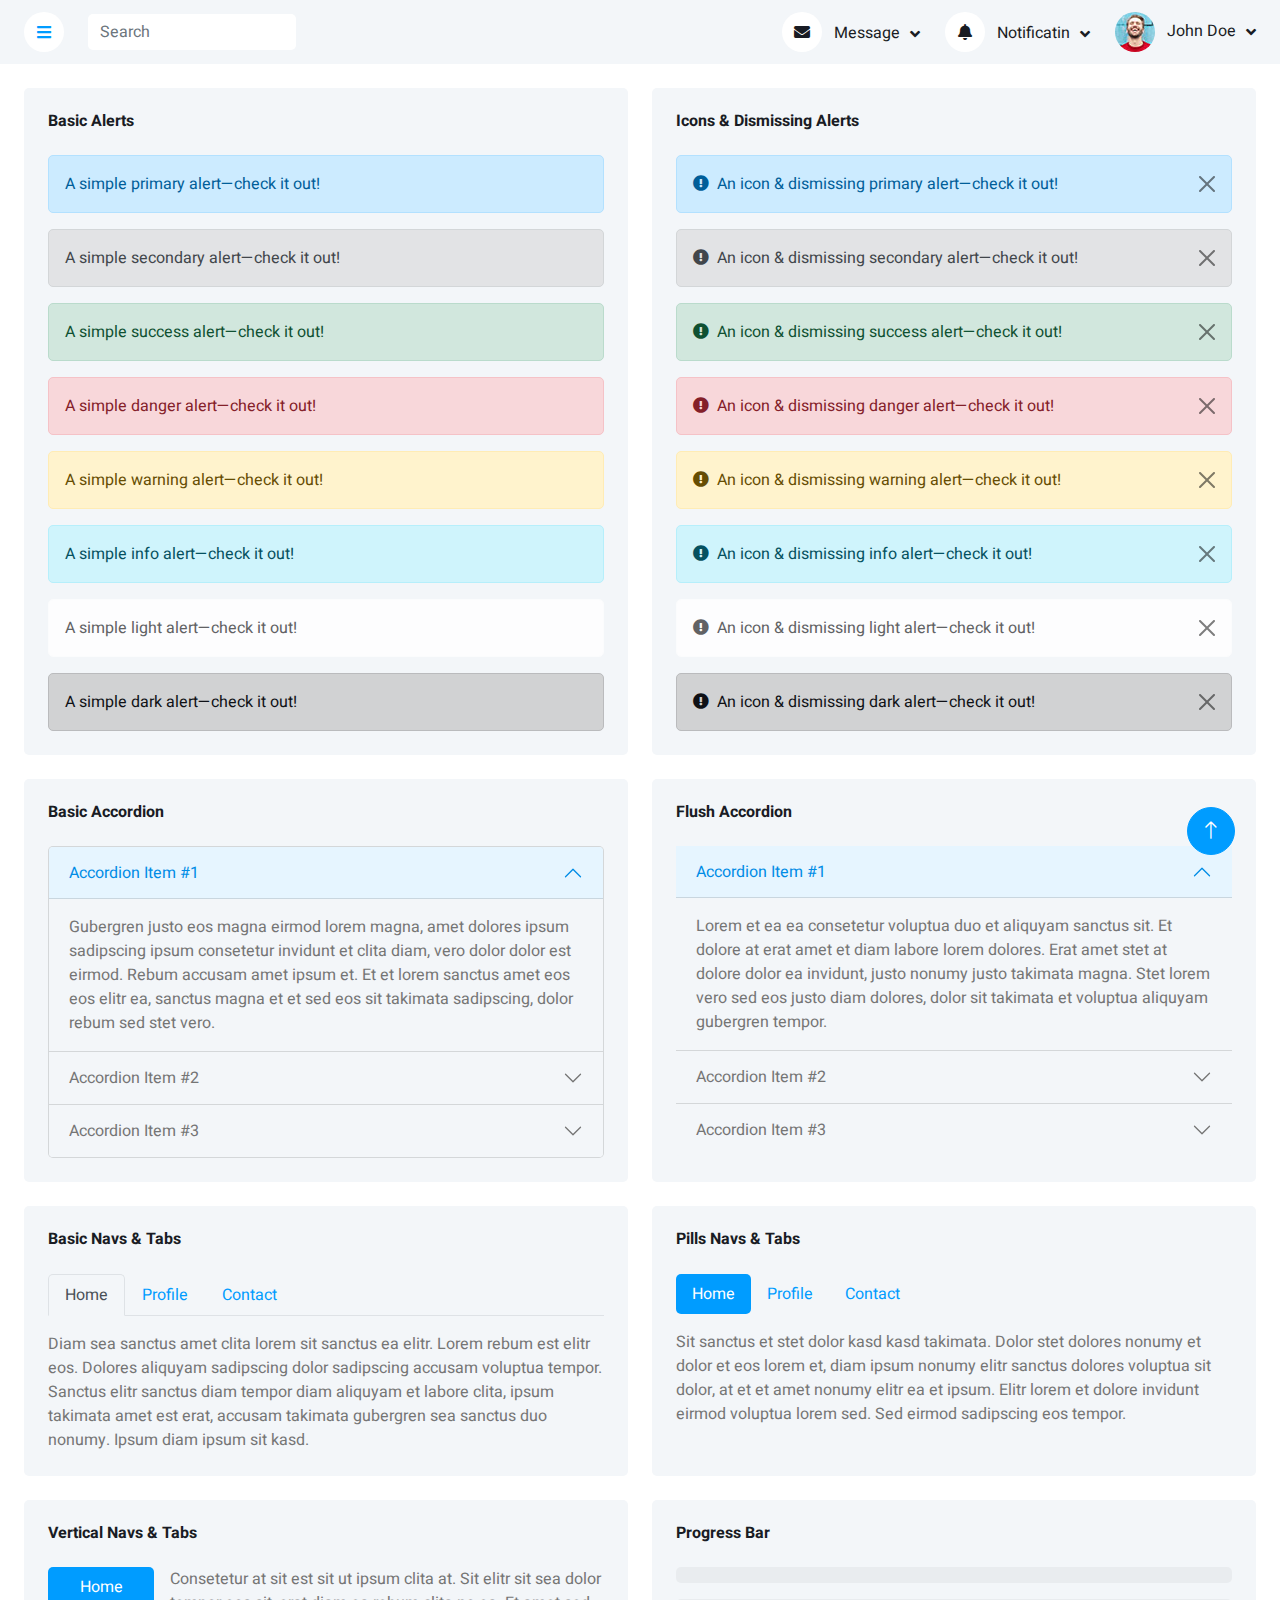
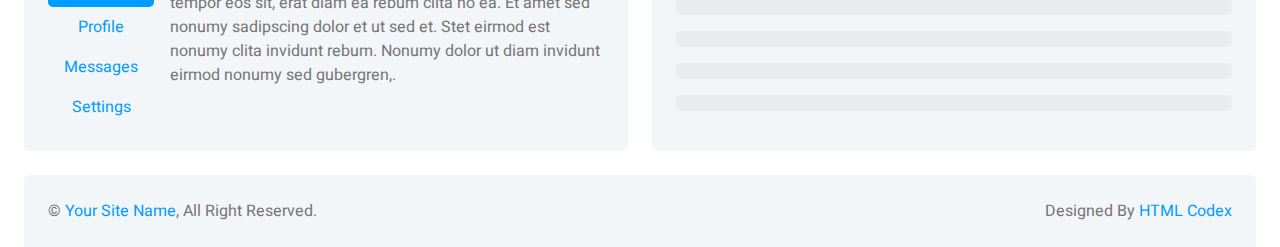
<file: element.html>
<!DOCTYPE html>
<html lang="en">

<head>
    <meta charset="utf-8">
    <title>DASHMIN - Bootstrap Admin Template</title>
    <meta content="width=device-width, initial-scale=1.0" name="viewport">
    <meta content="" name="keywords">
    <meta content="" name="description">

    <!-- Favicon -->
    <link href="img/favicon.ico" rel="icon">

    <!-- Google Web Fonts -->
    <link rel="preconnect" href="https://fonts.googleapis.com">
    <link rel="preconnect" href="https://fonts.gstatic.com" crossorigin>
    <link href="https://fonts.googleapis.com/css2?family=Heebo:wght@400;500;600;700&display=swap" rel="stylesheet">
    
    <!-- Icon Font Stylesheet -->
    <link href="https://cdnjs.cloudflare.com/ajax/libs/font-awesome/5.10.0/css/all.min.css" rel="stylesheet">
    <link href="https://cdn.jsdelivr.net/npm/bootstrap-icons@1.4.1/font/bootstrap-icons.css" rel="stylesheet">

    <!-- Libraries Stylesheet -->
    <link href="lib/owlcarousel/assets/owl.carousel.min.css" rel="stylesheet">
    <link href="lib/tempusdominus/css/tempusdominus-bootstrap-4.min.css" rel="stylesheet" />

    <!-- Customized Bootstrap Stylesheet -->
    <link href="css/bootstrap.min.css" rel="stylesheet">

    <!-- Template Stylesheet -->
    <link href="css/style.css" rel="stylesheet">
</head>

<body>
    <div class="container-xxl position-relative bg-white d-flex p-0">
        <!-- Spinner Start -->
        <div id="spinner" class="show bg-white position-fixed translate-middle w-100 vh-100 top-50 start-50 d-flex align-items-center justify-content-center">
            <div class="spinner-border text-primary" style="width: 3rem; height: 3rem;" role="status">
                <span class="sr-only">Loading...</span>
            </div>
        </div>
        <!-- Spinner End -->


        <!-- Sidebar Start -->
        <div class="sidebar pe-4 pb-3">
            <nav class="navbar bg-light navbar-light">
                <a href="index.html" class="navbar-brand mx-4 mb-3">
                    <h3 class="text-primary"><i class="fa fa-hashtag me-2"></i>DASHMIN</h3>
                </a>
                <div class="d-flex align-items-center ms-4 mb-4">
                    <div class="position-relative">
                        <img class="rounded-circle" src="img/user.jpg" alt="" style="width: 40px; height: 40px;">
                        <div class="bg-success rounded-circle border border-2 border-white position-absolute end-0 bottom-0 p-1"></div>
                    </div>
                    <div class="ms-3">
                        <h6 class="mb-0">Jhon Doe</h6>
                        <span>Admin</span>
                    </div>
                </div>
                <div class="navbar-nav w-100">
                    <a href="index.html" class="nav-item nav-link"><i class="fa fa-tachometer-alt me-2"></i>Dashboard</a>
                    <div class="nav-item dropdown">
                        <a href="#" class="nav-link dropdown-toggle active" data-bs-toggle="dropdown"><i class="fa fa-laptop me-2"></i>Elements</a>
                        <div class="dropdown-menu bg-transparent border-0">
                            <a href="button.html" class="dropdown-item">Buttons</a>
                            <a href="typography.html" class="dropdown-item">Typography</a>
                            <a href="element.html" class="dropdown-item active">Other Elements</a>
                        </div>
                    </div>
                    <a href="widget.html" class="nav-item nav-link"><i class="fa fa-th me-2"></i>Widgets</a>
                    <a href="form.html" class="nav-item nav-link"><i class="fa fa-keyboard me-2"></i>Forms</a>
                    <a href="table.html" class="nav-item nav-link"><i class="fa fa-table me-2"></i>Tables</a>
                    <a href="chart.html" class="nav-item nav-link"><i class="fa fa-chart-bar me-2"></i>Charts</a>
                    <div class="nav-item dropdown">
                        <a href="#" class="nav-link dropdown-toggle" data-bs-toggle="dropdown"><i class="far fa-file-alt me-2"></i>Pages</a>
                        <div class="dropdown-menu bg-transparent border-0">
                            <a href="signin.html" class="dropdown-item">Sign In</a>
                            <a href="signup.html" class="dropdown-item">Sign Up</a>
                            <a href="404.html" class="dropdown-item">404 Error</a>
                            <a href="blank.html" class="dropdown-item">Blank Page</a>
                        </div>
                    </div>
                </div>
            </nav>
        </div>
        <!-- Sidebar End -->


        <!-- Content Start -->
        <div class="content">
            <!-- Navbar Start -->
            <nav class="navbar navbar-expand bg-light navbar-light sticky-top px-4 py-0">
                <a href="index.html" class="navbar-brand d-flex d-lg-none me-4">
                    <h2 class="text-primary mb-0"><i class="fa fa-hashtag"></i></h2>
                </a>
                <a href="#" class="sidebar-toggler flex-shrink-0">
                    <i class="fa fa-bars"></i>
                </a>
                <form class="d-none d-md-flex ms-4">
                    <input class="form-control border-0" type="search" placeholder="Search">
                </form>
                <div class="navbar-nav align-items-center ms-auto">
                    <div class="nav-item dropdown">
                        <a href="#" class="nav-link dropdown-toggle" data-bs-toggle="dropdown">
                            <i class="fa fa-envelope me-lg-2"></i>
                            <span class="d-none d-lg-inline-flex">Message</span>
                        </a>
                        <div class="dropdown-menu dropdown-menu-end bg-light border-0 rounded-0 rounded-bottom m-0">
                            <a href="#" class="dropdown-item">
                                <div class="d-flex align-items-center">
                                    <img class="rounded-circle" src="img/user.jpg" alt="" style="width: 40px; height: 40px;">
                                    <div class="ms-2">
                                        <h6 class="fw-normal mb-0">Jhon send you a message</h6>
                                        <small>15 minutes ago</small>
                                    </div>
                                </div>
                            </a>
                            <hr class="dropdown-divider">
                            <a href="#" class="dropdown-item">
                                <div class="d-flex align-items-center">
                                    <img class="rounded-circle" src="img/user.jpg" alt="" style="width: 40px; height: 40px;">
                                    <div class="ms-2">
                                        <h6 class="fw-normal mb-0">Jhon send you a message</h6>
                                        <small>15 minutes ago</small>
                                    </div>
                                </div>
                            </a>
                            <hr class="dropdown-divider">
                            <a href="#" class="dropdown-item">
                                <div class="d-flex align-items-center">
                                    <img class="rounded-circle" src="img/user.jpg" alt="" style="width: 40px; height: 40px;">
                                    <div class="ms-2">
                                        <h6 class="fw-normal mb-0">Jhon send you a message</h6>
                                        <small>15 minutes ago</small>
                                    </div>
                                </div>
                            </a>
                            <hr class="dropdown-divider">
                            <a href="#" class="dropdown-item text-center">See all message</a>
                        </div>
                    </div>
                    <div class="nav-item dropdown">
                        <a href="#" class="nav-link dropdown-toggle" data-bs-toggle="dropdown">
                            <i class="fa fa-bell me-lg-2"></i>
                            <span class="d-none d-lg-inline-flex">Notificatin</span>
                        </a>
                        <div class="dropdown-menu dropdown-menu-end bg-light border-0 rounded-0 rounded-bottom m-0">
                            <a href="#" class="dropdown-item">
                                <h6 class="fw-normal mb-0">Profile updated</h6>
                                <small>15 minutes ago</small>
                            </a>
                            <hr class="dropdown-divider">
                            <a href="#" class="dropdown-item">
                                <h6 class="fw-normal mb-0">New user added</h6>
                                <small>15 minutes ago</small>
                            </a>
                            <hr class="dropdown-divider">
                            <a href="#" class="dropdown-item">
                                <h6 class="fw-normal mb-0">Password changed</h6>
                                <small>15 minutes ago</small>
                            </a>
                            <hr class="dropdown-divider">
                            <a href="#" class="dropdown-item text-center">See all notifications</a>
                        </div>
                    </div>
                    <div class="nav-item dropdown">
                        <a href="#" class="nav-link dropdown-toggle" data-bs-toggle="dropdown">
                            <img class="rounded-circle me-lg-2" src="img/user.jpg" alt="" style="width: 40px; height: 40px;">
                            <span class="d-none d-lg-inline-flex">John Doe</span>
                        </a>
                        <div class="dropdown-menu dropdown-menu-end bg-light border-0 rounded-0 rounded-bottom m-0">
                            <a href="#" class="dropdown-item">My Profile</a>
                            <a href="#" class="dropdown-item">Settings</a>
                            <a href="#" class="dropdown-item">Log Out</a>
                        </div>
                    </div>
                </div>
            </nav>
            <!-- Navbar End -->


            <!-- Other Elements Start -->
            <div class="container-fluid pt-4 px-4">
                <div class="row g-4">
                    <div class="col-sm-12 col-xl-6">
                        <div class="bg-light rounded h-100 p-4">
                            <h6 class="mb-4">Basic Alerts</h6>
                            <div class="alert alert-primary" role="alert">
                                A simple primary alert—check it out!
                            </div>
                            <div class="alert alert-secondary" role="alert">
                                A simple secondary alert—check it out!
                            </div>
                            <div class="alert alert-success" role="alert">
                                A simple success alert—check it out!
                            </div>
                            <div class="alert alert-danger" role="alert">
                                A simple danger alert—check it out!
                            </div>
                            <div class="alert alert-warning" role="alert">
                                A simple warning alert—check it out!
                            </div>
                            <div class="alert alert-info" role="alert">
                                A simple info alert—check it out!
                            </div>
                            <div class="alert alert-light" role="alert">
                                A simple light alert—check it out!
                            </div>
                            <div class="alert alert-dark mb-0" role="alert">
                                A simple dark alert—check it out!
                            </div>
                        </div>
                    </div>
                    <div class="col-sm-12 col-xl-6">
                        <div class="bg-light rounded h-100 p-4">
                            <h6 class="mb-4">Icons & Dismissing Alerts</h6>
                            <div class="alert alert-primary alert-dismissible fade show" role="alert">
                                <i class="fa fa-exclamation-circle me-2"></i>An icon & dismissing primary alert—check it out!
                                <button type="button" class="btn-close" data-bs-dismiss="alert" aria-label="Close"></button>
                            </div>
                            <div class="alert alert-secondary alert-dismissible fade show" role="alert">
                                <i class="fa fa-exclamation-circle me-2"></i>An icon & dismissing secondary alert—check it out!
                                <button type="button" class="btn-close" data-bs-dismiss="alert" aria-label="Close"></button>
                            </div>
                            <div class="alert alert-success alert-dismissible fade show" role="alert">
                                <i class="fa fa-exclamation-circle me-2"></i>An icon & dismissing success alert—check it out!
                                <button type="button" class="btn-close" data-bs-dismiss="alert" aria-label="Close"></button>
                            </div>
                            <div class="alert alert-danger alert-dismissible fade show" role="alert">
                                <i class="fa fa-exclamation-circle me-2"></i>An icon & dismissing danger alert—check it out!
                                <button type="button" class="btn-close" data-bs-dismiss="alert" aria-label="Close"></button>
                            </div>
                            <div class="alert alert-warning alert-dismissible fade show" role="alert">
                                <i class="fa fa-exclamation-circle me-2"></i>An icon & dismissing warning alert—check it out!
                                <button type="button" class="btn-close" data-bs-dismiss="alert" aria-label="Close"></button>
                            </div>
                            <div class="alert alert-info alert-dismissible fade show" role="alert">
                                <i class="fa fa-exclamation-circle me-2"></i>An icon & dismissing info alert—check it out!
                                <button type="button" class="btn-close" data-bs-dismiss="alert" aria-label="Close"></button>
                            </div>
                            <div class="alert alert-light alert-dismissible fade show" role="alert">
                                <i class="fa fa-exclamation-circle me-2"></i>An icon & dismissing light alert—check it out!
                                <button type="button" class="btn-close" data-bs-dismiss="alert" aria-label="Close"></button>
                            </div>
                            <div class="alert alert-dark alert-dismissible fade show mb-0" role="alert">
                                <i class="fa fa-exclamation-circle me-2"></i>An icon & dismissing dark alert—check it out!
                                <button type="button" class="btn-close" data-bs-dismiss="alert" aria-label="Close"></button>
                            </div>
                        </div>
                    </div>
                    <div class="col-sm-12 col-xl-6">
                        <div class="bg-light rounded h-100 p-4">
                            <h6 class="mb-4">Basic Accordion</h6>
                            <div class="accordion" id="accordionExample">
                                <div class="accordion-item">
                                    <h2 class="accordion-header" id="headingOne">
                                        <button class="accordion-button" type="button" data-bs-toggle="collapse"
                                            data-bs-target="#collapseOne" aria-expanded="true"
                                            aria-controls="collapseOne">
                                            Accordion Item #1
                                        </button>
                                    </h2>
                                    <div id="collapseOne" class="accordion-collapse collapse show"
                                        aria-labelledby="headingOne" data-bs-parent="#accordionExample">
                                        <div class="accordion-body">
                                            Gubergren justo eos magna eirmod lorem magna, amet dolores ipsum sadipscing ipsum consetetur invidunt et clita diam, vero dolor dolor est eirmod. Rebum accusam amet ipsum et. Et et lorem sanctus amet eos eos elitr ea, sanctus magna et et sed eos sit takimata sadipscing, dolor rebum sed stet vero.
                                        </div>
                                    </div>
                                </div>
                                <div class="accordion-item">
                                    <h2 class="accordion-header" id="headingTwo">
                                        <button class="accordion-button collapsed" type="button"
                                            data-bs-toggle="collapse" data-bs-target="#collapseTwo"
                                            aria-expanded="false" aria-controls="collapseTwo">
                                            Accordion Item #2
                                        </button>
                                    </h2>
                                    <div id="collapseTwo" class="accordion-collapse collapse"
                                        aria-labelledby="headingTwo" data-bs-parent="#accordionExample">
                                        <div class="accordion-body">
                                            Voluptua sit dolores consetetur ea et diam est et takimata. Et erat sadipscing dolores et stet diam ut ut diam, sit aliquyam no magna et dolore lorem dolor sit. Lorem lorem sed sed duo, eirmod sit diam ipsum sit erat, lorem sit dolor diam amet ea aliquyam tempor rebum invidunt,.
                                        </div>
                                    </div>
                                </div>
                                <div class="accordion-item">
                                    <h2 class="accordion-header" id="headingThree">
                                        <button class="accordion-button collapsed" type="button"
                                            data-bs-toggle="collapse" data-bs-target="#collapseThree"
                                            aria-expanded="false" aria-controls="collapseThree">
                                            Accordion Item #3
                                        </button>
                                    </h2>
                                    <div id="collapseThree" class="accordion-collapse collapse"
                                        aria-labelledby="headingThree" data-bs-parent="#accordionExample">
                                        <div class="accordion-body">
                                            Dolore eos dolor tempor justo sea eos amet eos kasd dolor, et diam tempor lorem dolores vero. Stet dolore gubergren nonumy diam. Consetetur sit takimata magna invidunt, dolore sea amet consetetur ea et rebum, invidunt et amet sit sea. Dolor eirmod sed magna sadipscing sadipscing lorem lorem sed, sit lorem.
                                        </div>
                                    </div>
                                </div>
                            </div>
                        </div>
                    </div>
                    <div class="col-sm-12 col-xl-6">
                        <div class="bg-light rounded h-100 p-4">
                            <h6 class="mb-4">Flush Accordion</h6>
                            <div class="accordion accordion-flush" id="accordionFlushExample">
                                <div class="accordion-item">
                                    <h2 class="accordion-header" id="flush-headingOne">
                                        <button class="accordion-button" type="button"
                                            data-bs-toggle="collapse" data-bs-target="#flush-collapseOne"
                                            aria-expanded="true" aria-controls="flush-collapseOne">
                                            Accordion Item #1
                                        </button>
                                    </h2>
                                    <div id="flush-collapseOne" class="accordion-collapse collapse show"
                                        aria-labelledby="flush-headingOne" data-bs-parent="#accordionFlushExample">
                                        <div class="accordion-body">
                                            Lorem et ea ea consetetur voluptua duo et aliquyam sanctus sit. Et dolore at erat amet et diam labore lorem dolores. Erat amet stet at dolore dolor ea invidunt, justo nonumy justo takimata magna. Stet lorem vero sed eos justo diam dolores, dolor sit takimata et voluptua aliquyam gubergren tempor.
                                        </div>
                                    </div>
                                </div>
                                <div class="accordion-item">
                                    <h2 class="accordion-header" id="flush-headingTwo">
                                        <button class="accordion-button collapsed" type="button"
                                            data-bs-toggle="collapse" data-bs-target="#flush-collapseTwo"
                                            aria-expanded="false" aria-controls="flush-collapseTwo">
                                            Accordion Item #2
                                        </button>
                                    </h2>
                                    <div id="flush-collapseTwo" class="accordion-collapse collapse"
                                        aria-labelledby="flush-headingTwo" data-bs-parent="#accordionFlushExample">
                                        <div class="accordion-body">
                                            Sea diam dolore aliquyam aliquyam diam et consetetur et. Accusam amet no invidunt invidunt et consetetur, magna ut nonumy kasd erat tempor dolor et. Diam magna dolor sed amet duo dolores magna vero. Amet sit sadipscing ea diam clita lorem sit. Vero et et et tempor diam. Ipsum eirmod sit.
                                        </div>
                                    </div>
                                </div>
                                <div class="accordion-item">
                                    <h2 class="accordion-header" id="flush-headingThree">
                                        <button class="accordion-button collapsed" type="button"
                                            data-bs-toggle="collapse" data-bs-target="#flush-collapseThree"
                                            aria-expanded="false" aria-controls="flush-collapseThree">
                                            Accordion Item #3
                                        </button>
                                    </h2>
                                    <div id="flush-collapseThree" class="accordion-collapse collapse"
                                        aria-labelledby="flush-headingThree" data-bs-parent="#accordionFlushExample">
                                        <div class="accordion-body">
                                            Sea sea sit sanctus magna gubergren kasd, magna justo ea lorem lorem. Elitr aliquyam ipsum clita consetetur duo at nonumy invidunt, invidunt eos dolore vero sit amet amet magna tempor clita, takimata diam justo stet erat et vero erat. Sit ipsum eirmod sea ut vero dolores sea clita nonumy, no.
                                        </div>
                                    </div>
                                </div>
                            </div>
                        </div>
                    </div>
                    <div class="col-sm-12 col-xl-6">
                        <div class="bg-light rounded h-100 p-4">
                            <h6 class="mb-4">Basic Navs & Tabs</h6>
                            <nav>
                                <div class="nav nav-tabs" id="nav-tab" role="tablist">
                                    <button class="nav-link active" id="nav-home-tab" data-bs-toggle="tab"
                                        data-bs-target="#nav-home" type="button" role="tab" aria-controls="nav-home"
                                        aria-selected="true">Home</button>
                                    <button class="nav-link" id="nav-profile-tab" data-bs-toggle="tab"
                                        data-bs-target="#nav-profile" type="button" role="tab"
                                        aria-controls="nav-profile" aria-selected="false">Profile</button>
                                    <button class="nav-link" id="nav-contact-tab" data-bs-toggle="tab"
                                        data-bs-target="#nav-contact" type="button" role="tab"
                                        aria-controls="nav-contact" aria-selected="false">Contact</button>
                                </div>
                            </nav>
                            <div class="tab-content pt-3" id="nav-tabContent">
                                <div class="tab-pane fade show active" id="nav-home" role="tabpanel" aria-labelledby="nav-home-tab">
                                    Diam sea sanctus amet clita lorem sit sanctus ea elitr. Lorem rebum est elitr eos. Dolores aliquyam sadipscing dolor sadipscing accusam voluptua tempor. Sanctus elitr sanctus diam tempor diam aliquyam et labore clita, ipsum takimata amet est erat, accusam takimata gubergren sea sanctus duo nonumy. Ipsum diam ipsum sit kasd.
                                </div>
                                <div class="tab-pane fade" id="nav-profile" role="tabpanel" aria-labelledby="nav-profile-tab">
                                    Sanctus vero sit kasd sea gubergren takimata consetetur elitr elitr, consetetur sadipscing takimata ipsum dolores. Accusam duo accusam et labore ea elitr ipsum tempor sit, dolore aliquyam ipsum sit amet sit. Et dolore ipsum labore invidunt rebum. Sed dolore gubergren sanctus vero diam lorem rebum elitr, erat diam dolor clita.
                                </div>
                                <div class="tab-pane fade" id="nav-contact" role="tabpanel" aria-labelledby="nav-contact-tab">
                                    Sit consetetur eirmod lorem ea magna sadipscing ipsum elitr invidunt, dolores lorem erat ipsum ut aliquyam eos lorem sed. Nonumy aliquyam ea justo eos dolores dolores duo dolores. Aliquyam dolor sea dolores sit takimata no erat vero. At lorem justo tempor lorem duo, stet kasd aliquyam ipsum voluptua labore at.
                                </div>
                            </div>
                        </div>
                    </div>
                    <div class="col-sm-12 col-xl-6">
                        <div class="bg-light rounded h-100 p-4">
                            <h6 class="mb-4">Pills Navs & Tabs</h6>
                            <ul class="nav nav-pills mb-3" id="pills-tab" role="tablist">
                                <li class="nav-item" role="presentation">
                                    <button class="nav-link active" id="pills-home-tab" data-bs-toggle="pill"
                                        data-bs-target="#pills-home" type="button" role="tab" aria-controls="pills-home"
                                        aria-selected="true">Home</button>
                                </li>
                                <li class="nav-item" role="presentation">
                                    <button class="nav-link" id="pills-profile-tab" data-bs-toggle="pill"
                                        data-bs-target="#pills-profile" type="button" role="tab"
                                        aria-controls="pills-profile" aria-selected="false">Profile</button>
                                </li>
                                <li class="nav-item" role="presentation">
                                    <button class="nav-link" id="pills-contact-tab" data-bs-toggle="pill"
                                        data-bs-target="#pills-contact" type="button" role="tab"
                                        aria-controls="pills-contact" aria-selected="false">Contact</button>
                                </li>
                            </ul>
                            <div class="tab-content" id="pills-tabContent">
                                <div class="tab-pane fade show active" id="pills-home" role="tabpanel" aria-labelledby="pills-home-tab">
                                    Sit sanctus et stet dolor kasd kasd takimata. Dolor stet dolores nonumy et dolor et eos lorem et, diam ipsum nonumy elitr sanctus dolores voluptua sit dolor, at et et amet nonumy elitr ea et ipsum. Elitr lorem et dolore invidunt eirmod voluptua lorem sed. Sed eirmod sadipscing eos tempor.
                                </div>
                                <div class="tab-pane fade" id="pills-profile" role="tabpanel" aria-labelledby="pills-profile-tab">
                                    Invidunt rebum voluptua lorem eirmod dolore. Amet no sed sanctus lorem ea. Nonumy sit stet sit magna. Rebum rebum ipsum clita erat consetetur, sit dolor sit clita et amet. Est et clita dolore takimata, sea dolores tempor erat consetetur lorem. Consetetur sea sadipscing dolor et dolores et stet, tempor elitr.
                                </div>
                                <div class="tab-pane fade" id="pills-contact" role="tabpanel" aria-labelledby="pills-contact-tab">
                                    Et diam et est sed vero ipsum voluptua dolor et, sit eos justo ipsum no ipsum amet sed aliquyam dolore, ut ipsum sanctus et consetetur. Sit ea sit clita lorem ea gubergren. Et dolore vero sanctus voluptua ipsum sadipscing amet at. Et sed dolore voluptua dolor eos tempor, erat amet.
                                </div>
                            </div>
                        </div>
                    </div>
                    <div class="col-sm-12 col-xl-6">
                        <div class="bg-light rounded h-100 p-4">
                            <h6 class="mb-4">Vertical Navs & Tabs</h6>
                            <div class="d-flex align-items-start">
                                <div class="nav flex-column nav-pills me-3" id="v-pills-tab" role="tablist"
                                    aria-orientation="vertical">
                                    <button class="nav-link active" id="v-pills-home-tab" data-bs-toggle="pill"
                                        data-bs-target="#v-pills-home" type="button" role="tab"
                                        aria-controls="v-pills-home" aria-selected="true">Home</button>
                                    <button class="nav-link" id="v-pills-profile-tab" data-bs-toggle="pill"
                                        data-bs-target="#v-pills-profile" type="button" role="tab"
                                        aria-controls="v-pills-profile" aria-selected="false">Profile</button>
                                    <button class="nav-link" id="v-pills-messages-tab" data-bs-toggle="pill"
                                        data-bs-target="#v-pills-messages" type="button" role="tab"
                                        aria-controls="v-pills-messages" aria-selected="false">Messages</button>
                                    <button class="nav-link" id="v-pills-settings-tab" data-bs-toggle="pill"
                                        data-bs-target="#v-pills-settings" type="button" role="tab"
                                        aria-controls="v-pills-settings" aria-selected="false">Settings</button>
                                </div>
                                <div class="tab-content" id="v-pills-tabContent">
                                    <div class="tab-pane fade show active" id="v-pills-home" role="tabpanel" aria-labelledby="v-pills-home-tab">
                                        Consetetur at sit est sit ut ipsum clita at. Sit elitr sit sea dolor tempor eos sit, erat diam ea rebum clita no ea. Et amet sed nonumy sadipscing dolor et ut sed et. Stet eirmod est nonumy clita invidunt rebum. Nonumy dolor ut diam invidunt eirmod nonumy sed gubergren,.
                                    </div>
                                    <div class="tab-pane fade" id="v-pills-profile" role="tabpanel" aria-labelledby="v-pills-profile-tab">
                                        Tempor et kasd accusam duo et dolor no accusam dolore, dolor sed voluptua duo no, sit et stet lorem dolor ipsum tempor consetetur vero, consetetur est eos sit eirmod erat diam accusam sadipscing sit. Takimata erat ea eirmod tempor elitr dolore sadipscing kasd justo, elitr tempor sed eos sadipscing magna.
                                    </div>
                                    <div class="tab-pane fade" id="v-pills-messages" role="tabpanel" aria-labelledby="v-pills-messages-tab">
                                        Sed kasd kasd ea clita sed lorem amet tempor est voluptua, labore stet dolores gubergren clita lorem sed nonumy at. Dolores et ut erat voluptua. Est voluptua stet accusam rebum, elitr amet sit takimata sea eirmod. Sanctus elitr amet sit dolore sea stet et ut. Dolor et sanctus elitr ut.
                                    </div>
                                    <div class="tab-pane fade" id="v-pills-settings" role="tabpanel" aria-labelledby="v-pills-settings-tab">
                                        Sit et vero kasd sea et at, aliquyam takimata et et est, labore et takimata sed ut stet sanctus, nonumy dolor invidunt sit labore et, amet et dolor sit dolor tempor et dolor ipsum nonumy, accusam clita sadipscing ut et labore labore est, dolore accusam vero at est sit. Invidunt.
                                    </div>
                                </div>
                            </div>
                        </div>
                    </div>
                    <div class="col-sm-12 col-xl-6">
                        <div class="bg-light rounded h-100 p-4">
                            <h6 class="mb-4">Progress Bar</h6>
                            <div class="pg-bar mb-3">
                                <div class="progress">
                                    <div class="progress-bar progress-bar-striped" role="progressbar" aria-valuenow="10" aria-valuemin="0" aria-valuemax="100"></div>
                                </div>
                            </div>
                            <div class="pg-bar mb-3">
                                <div class="progress">
                                    <div class="progress-bar progress-bar-striped bg-success" role="progressbar" aria-valuenow="25" aria-valuemin="0" aria-valuemax="100"></div>
                                </div>
                            </div>
                            <div class="pg-bar mb-3">
                                <div class="progress">
                                    <div class="progress-bar progress-bar-striped bg-info" role="progressbar" aria-valuenow="50" aria-valuemin="0" aria-valuemax="100"></div>
                                </div>
                            </div>
                            <div class="pg-bar mb-3">
                                <div class="progress">
                                    <div class="progress-bar progress-bar-striped bg-warning" role="progressbar" aria-valuenow="75" aria-valuemin="0" aria-valuemax="100"></div>
                                </div>
                            </div>
                            <div class="pg-bar mb-0">
                                <div class="progress">
                                    <div class="progress-bar progress-bar-striped bg-danger" role="progressbar" aria-valuenow="100" aria-valuemin="0" aria-valuemax="100"></div>
                                </div>
                            </div>
                        </div>
                    </div>
                </div>
            </div>
            <!-- Other Elements End -->


            <!-- Footer Start -->
            <div class="container-fluid pt-4 px-4">
                <div class="bg-light rounded-top p-4">
                    <div class="row">
                        <div class="col-12 col-sm-6 text-center text-sm-start">
                            &copy; <a href="#">Your Site Name</a>, All Right Reserved. 
                        </div>
                        <div class="col-12 col-sm-6 text-center text-sm-end">
                            <!--/*** This template is free as long as you keep the footer author’s credit link/attribution link/backlink. If you'd like to use the template without the footer author’s credit link/attribution link/backlink, you can purchase the Credit Removal License from "https://htmlcodex.com/credit-removal". Thank you for your support. ***/-->
                            Designed By <a href="https://htmlcodex.com">HTML Codex</a>
                        </div>
                    </div>
                </div>
            </div>
            <!-- Footer End -->
        </div>
        <!-- Content End -->


        <!-- Back to Top -->
        <a href="#" class="btn btn-lg btn-primary btn-lg-square back-to-top"><i class="bi bi-arrow-up"></i></a>
    </div>

    <!-- JavaScript Libraries -->
    <script src="https://code.jquery.com/jquery-3.4.1.min.js"></script>
    <script src="https://cdn.jsdelivr.net/npm/bootstrap@5.0.0/dist/js/bootstrap.bundle.min.js"></script>
    <script src="lib/chart/chart.min.js"></script>
    <script src="lib/easing/easing.min.js"></script>
    <script src="lib/waypoints/waypoints.min.js"></script>
    <script src="lib/owlcarousel/owl.carousel.min.js"></script>
    <script src="lib/tempusdominus/js/moment.min.js"></script>
    <script src="lib/tempusdominus/js/moment-timezone.min.js"></script>
    <script src="lib/tempusdominus/js/tempusdominus-bootstrap-4.min.js"></script>

    <!-- Template Javascript -->
    <script src="js/main.js"></script>
</body>

</html>
</file>
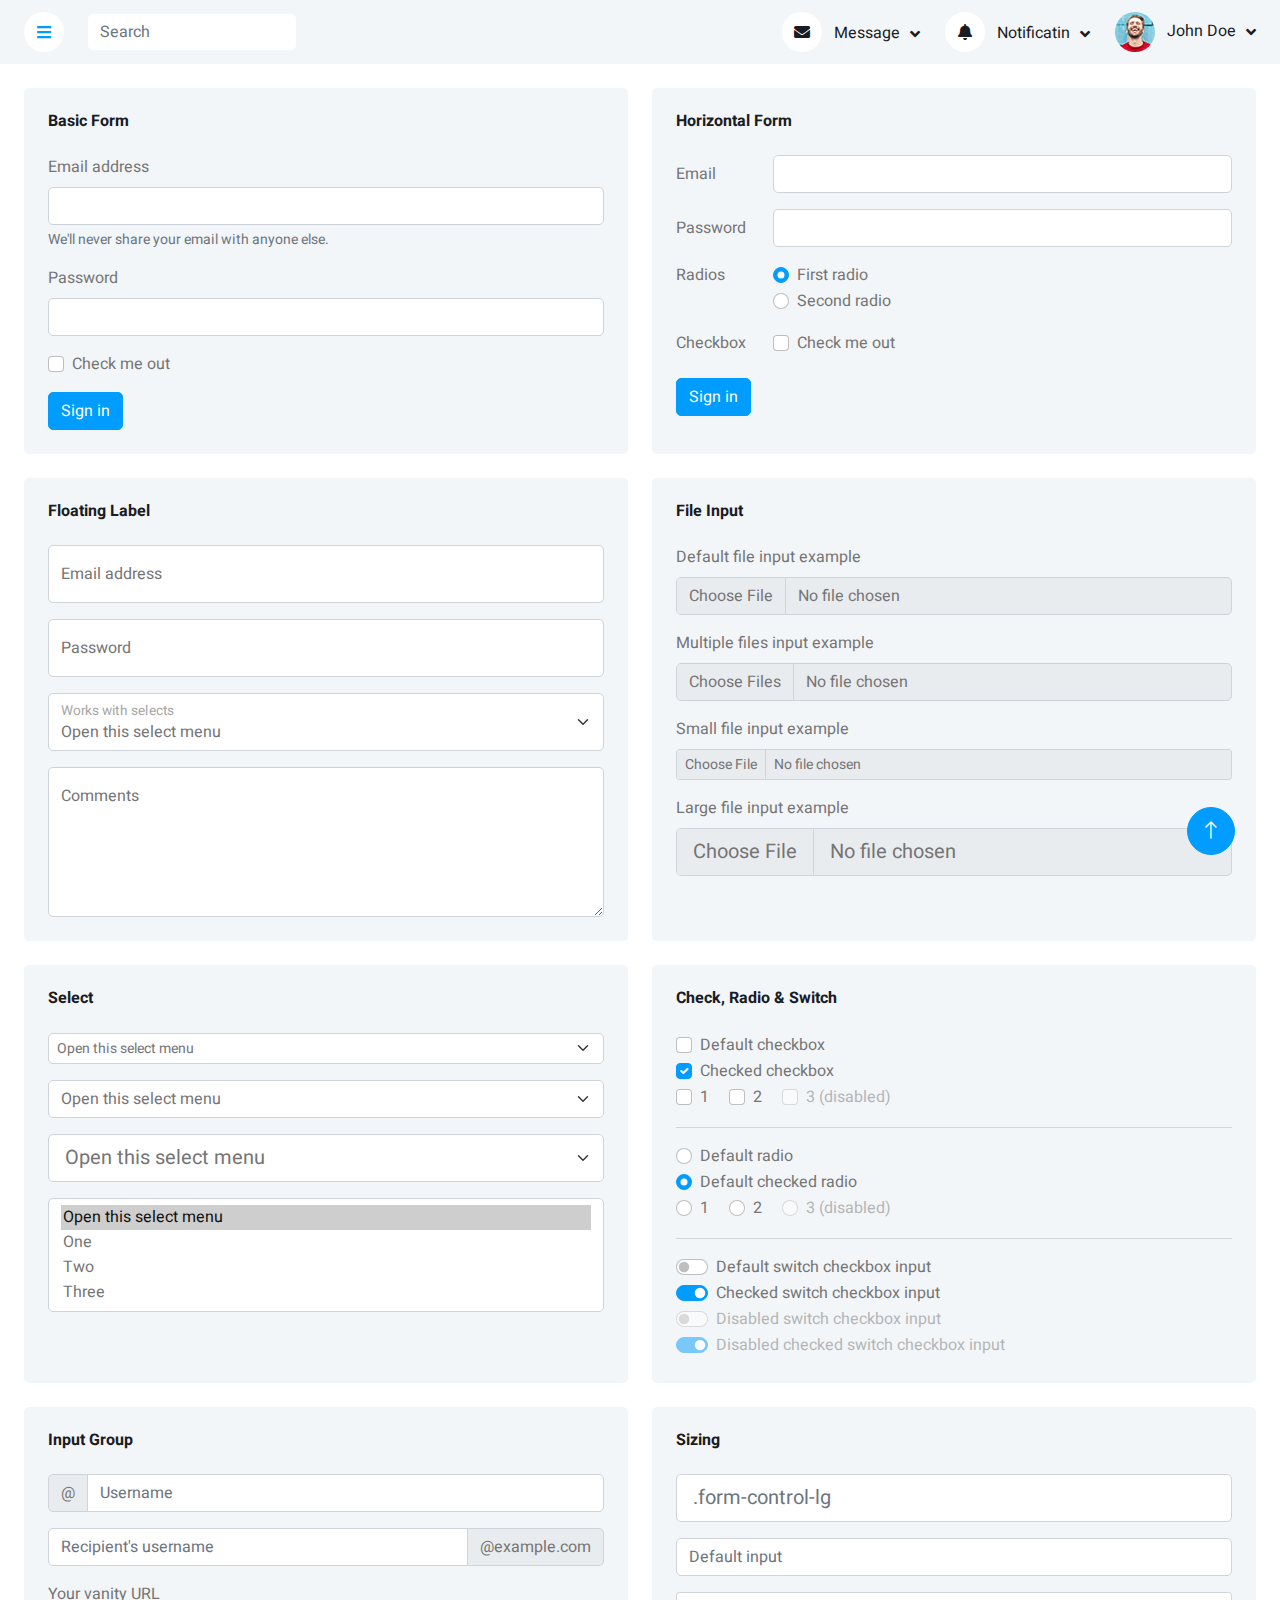
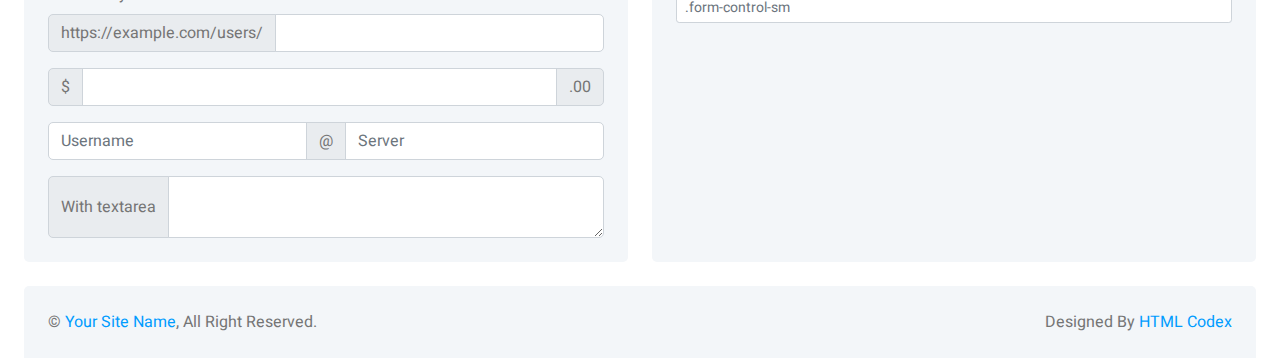
<file: form.html>
<!DOCTYPE html>
<html lang="en">

<head>
    <meta charset="utf-8">
    <title>Gestor de Salas</title>
    <meta content="width=device-width, initial-scale=1.0" name="viewport">
    <meta content="" name="keywords">
    <meta content="" name="description">

    <!-- Favicon -->
    <link href="img/favicon.ico" rel="icon">

    <!-- Google Web Fonts -->
    <link rel="preconnect" href="https://fonts.googleapis.com">
    <link rel="preconnect" href="https://fonts.gstatic.com" crossorigin>
    <link href="https://fonts.googleapis.com/css2?family=Heebo:wght@400;500;600;700&display=swap" rel="stylesheet">
    
    <!-- Icon Font Stylesheet -->
    <link href="https://cdnjs.cloudflare.com/ajax/libs/font-awesome/5.10.0/css/all.min.css" rel="stylesheet">
    <link href="https://cdn.jsdelivr.net/npm/bootstrap-icons@1.4.1/font/bootstrap-icons.css" rel="stylesheet">

    <!-- Libraries Stylesheet -->
    <link href="lib/owlcarousel/assets/owl.carousel.min.css" rel="stylesheet">
    <link href="lib/tempusdominus/css/tempusdominus-bootstrap-4.min.css" rel="stylesheet" />

    <!-- Customized Bootstrap Stylesheet -->
    <link href="css/bootstrap.min.css" rel="stylesheet">

    <!-- Template Stylesheet -->
    <link href="css/style.css" rel="stylesheet">
</head>

<body>
    <div class="container-xxl position-relative bg-white d-flex p-0">
        <!-- Spinner Start -->
        <div id="spinner" class="show bg-white position-fixed translate-middle w-100 vh-100 top-50 start-50 d-flex align-items-center justify-content-center">
            <div class="spinner-border text-primary" style="width: 3rem; height: 3rem;" role="status">
                <span class="sr-only">Loading...</span>
            </div>
        </div>
        <!-- Spinner End -->


        <!-- Sidebar Start -->
        <div class="sidebar pe-4 pb-3">
            <nav class="navbar bg-light navbar-light">
                <a href="index.html" class="navbar-brand mx-4 mb-3">
                    <h3 class="text-primary"><i class="fa fa-hashtag me-2"></i>DASHMIN</h3>
                </a>
                <div class="d-flex align-items-center ms-4 mb-4">
                    <div class="position-relative">
                        <img class="rounded-circle" src="img/user.jpg" alt="" style="width: 40px; height: 40px;">
                        <div class="bg-success rounded-circle border border-2 border-white position-absolute end-0 bottom-0 p-1"></div>
                    </div>
                    <div class="ms-3">
                        <h6 class="mb-0">Jhon Doe</h6>
                        <span>Admin</span>
                    </div>
                </div>
                <div class="navbar-nav w-100">
                    <a href="index.html" class="nav-item nav-link"><i class="fa fa-tachometer-alt me-2"></i>Dashboard</a>
                    <div class="nav-item dropdown">
                        <a href="#" class="nav-link dropdown-toggle" data-bs-toggle="dropdown"><i class="fa fa-laptop me-2"></i>Elements</a>
                        <div class="dropdown-menu bg-transparent border-0">
                            <a href="button.html" class="dropdown-item">Buttons</a>
                            <a href="typography.html" class="dropdown-item">Typography</a>
                            <a href="element.html" class="dropdown-item">Other Elements</a>
                        </div>
                    </div>
                    <a href="widget.html" class="nav-item nav-link"><i class="fa fa-th me-2"></i>Widgets</a>
                    <a href="form.html" class="nav-item nav-link active"><i class="fa fa-keyboard me-2"></i>Forms</a>
                    <a href="table.html" class="nav-item nav-link"><i class="fa fa-table me-2"></i>Tables</a>
                    <a href="chart.html" class="nav-item nav-link"><i class="fa fa-chart-bar me-2"></i>Charts</a>
                    <div class="nav-item dropdown">
                        <a href="#" class="nav-link dropdown-toggle" data-bs-toggle="dropdown"><i class="far fa-file-alt me-2"></i>Pages</a>
                        <div class="dropdown-menu bg-transparent border-0">
                            <a href="signin.html" class="dropdown-item">Sign In</a>
                            <a href="signup.html" class="dropdown-item">Sign Up</a>
                            <a href="404.html" class="dropdown-item">404 Error</a>
                            <a href="blank.html" class="dropdown-item">Blank Page</a>
                        </div>
                    </div>
                </div>
            </nav>
        </div>
        <!-- Sidebar End -->


        <!-- Content Start -->
        <div class="content">
            <!-- Navbar Start -->
            <nav class="navbar navbar-expand bg-light navbar-light sticky-top px-4 py-0">
                <a href="index.html" class="navbar-brand d-flex d-lg-none me-4">
                    <h2 class="text-primary mb-0"><i class="fa fa-hashtag"></i></h2>
                </a>
                <a href="#" class="sidebar-toggler flex-shrink-0">
                    <i class="fa fa-bars"></i>
                </a>
                <form class="d-none d-md-flex ms-4">
                    <input class="form-control border-0" type="search" placeholder="Search">
                </form>
                <div class="navbar-nav align-items-center ms-auto">
                    <div class="nav-item dropdown">
                        <a href="#" class="nav-link dropdown-toggle" data-bs-toggle="dropdown">
                            <i class="fa fa-envelope me-lg-2"></i>
                            <span class="d-none d-lg-inline-flex">Message</span>
                        </a>
                        <div class="dropdown-menu dropdown-menu-end bg-light border-0 rounded-0 rounded-bottom m-0">
                            <a href="#" class="dropdown-item">
                                <div class="d-flex align-items-center">
                                    <img class="rounded-circle" src="img/user.jpg" alt="" style="width: 40px; height: 40px;">
                                    <div class="ms-2">
                                        <h6 class="fw-normal mb-0">Jhon send you a message</h6>
                                        <small>15 minutes ago</small>
                                    </div>
                                </div>
                            </a>
                            <hr class="dropdown-divider">
                            <a href="#" class="dropdown-item">
                                <div class="d-flex align-items-center">
                                    <img class="rounded-circle" src="img/user.jpg" alt="" style="width: 40px; height: 40px;">
                                    <div class="ms-2">
                                        <h6 class="fw-normal mb-0">Jhon send you a message</h6>
                                        <small>15 minutes ago</small>
                                    </div>
                                </div>
                            </a>
                            <hr class="dropdown-divider">
                            <a href="#" class="dropdown-item">
                                <div class="d-flex align-items-center">
                                    <img class="rounded-circle" src="img/user.jpg" alt="" style="width: 40px; height: 40px;">
                                    <div class="ms-2">
                                        <h6 class="fw-normal mb-0">Jhon send you a message</h6>
                                        <small>15 minutes ago</small>
                                    </div>
                                </div>
                            </a>
                            <hr class="dropdown-divider">
                            <a href="#" class="dropdown-item text-center">See all message</a>
                        </div>
                    </div>
                    <div class="nav-item dropdown">
                        <a href="#" class="nav-link dropdown-toggle" data-bs-toggle="dropdown">
                            <i class="fa fa-bell me-lg-2"></i>
                            <span class="d-none d-lg-inline-flex">Notificatin</span>
                        </a>
                        <div class="dropdown-menu dropdown-menu-end bg-light border-0 rounded-0 rounded-bottom m-0">
                            <a href="#" class="dropdown-item">
                                <h6 class="fw-normal mb-0">Profile updated</h6>
                                <small>15 minutes ago</small>
                            </a>
                            <hr class="dropdown-divider">
                            <a href="#" class="dropdown-item">
                                <h6 class="fw-normal mb-0">New user added</h6>
                                <small>15 minutes ago</small>
                            </a>
                            <hr class="dropdown-divider">
                            <a href="#" class="dropdown-item">
                                <h6 class="fw-normal mb-0">Password changed</h6>
                                <small>15 minutes ago</small>
                            </a>
                            <hr class="dropdown-divider">
                            <a href="#" class="dropdown-item text-center">See all notifications</a>
                        </div>
                    </div>
                    <div class="nav-item dropdown">
                        <a href="#" class="nav-link dropdown-toggle" data-bs-toggle="dropdown">
                            <img class="rounded-circle me-lg-2" src="img/user.jpg" alt="" style="width: 40px; height: 40px;">
                            <span class="d-none d-lg-inline-flex">John Doe</span>
                        </a>
                        <div class="dropdown-menu dropdown-menu-end bg-light border-0 rounded-0 rounded-bottom m-0">
                            <a href="#" class="dropdown-item">My Profile</a>
                            <a href="#" class="dropdown-item">Settings</a>
                            <a href="#" class="dropdown-item">Log Out</a>
                        </div>
                    </div>
                </div>
            </nav>
            <!-- Navbar End -->


            <!-- Form Start -->
            <div class="container-fluid pt-4 px-4">
                <div class="row g-4">
                    <div class="col-sm-12 col-xl-6">
                        <div class="bg-light rounded h-100 p-4">
                            <h6 class="mb-4">Basic Form</h6>
                            <form>
                                <div class="mb-3">
                                    <label for="exampleInputEmail1" class="form-label">Email address</label>
                                    <input type="email" class="form-control" id="exampleInputEmail1"
                                        aria-describedby="emailHelp">
                                    <div id="emailHelp" class="form-text">We'll never share your email with anyone else.
                                    </div>
                                </div>
                                <div class="mb-3">
                                    <label for="exampleInputPassword1" class="form-label">Password</label>
                                    <input type="password" class="form-control" id="exampleInputPassword1">
                                </div>
                                <div class="mb-3 form-check">
                                    <input type="checkbox" class="form-check-input" id="exampleCheck1">
                                    <label class="form-check-label" for="exampleCheck1">Check me out</label>
                                </div>
                                <button type="submit" class="btn btn-primary">Sign in</button>
                            </form>
                        </div>
                    </div>
                    <div class="col-sm-12 col-xl-6">
                        <div class="bg-light rounded h-100 p-4">
                            <h6 class="mb-4">Horizontal Form</h6>
                            <form>
                                <div class="row mb-3">
                                    <label for="inputEmail3" class="col-sm-2 col-form-label">Email</label>
                                    <div class="col-sm-10">
                                        <input type="email" class="form-control" id="inputEmail3">
                                    </div>
                                </div>
                                <div class="row mb-3">
                                    <label for="inputPassword3" class="col-sm-2 col-form-label">Password</label>
                                    <div class="col-sm-10">
                                        <input type="password" class="form-control" id="inputPassword3">
                                    </div>
                                </div>
                                <fieldset class="row mb-3">
                                    <legend class="col-form-label col-sm-2 pt-0">Radios</legend>
                                    <div class="col-sm-10">
                                        <div class="form-check">
                                            <input class="form-check-input" type="radio" name="gridRadios"
                                                id="gridRadios1" value="option1" checked>
                                            <label class="form-check-label" for="gridRadios1">
                                                First radio
                                            </label>
                                        </div>
                                        <div class="form-check">
                                            <input class="form-check-input" type="radio" name="gridRadios"
                                                id="gridRadios2" value="option2">
                                            <label class="form-check-label" for="gridRadios2">
                                                Second radio
                                            </label>
                                        </div>
                                    </div>
                                </fieldset>
                                <div class="row mb-3">
                                    <legend class="col-form-label col-sm-2 pt-0">Checkbox</legend>
                                    <div class="col-sm-10">
                                        <div class="form-check">
                                            <input class="form-check-input" type="checkbox" id="gridCheck1">
                                            <label class="form-check-label" for="gridCheck1">
                                                Check me out
                                            </label>
                                        </div>
                                    </div>
                                </div>
                                <button type="submit" class="btn btn-primary">Sign in</button>
                            </form>
                        </div>
                    </div>
                    <div class="col-sm-12 col-xl-6">
                        <div class="bg-light rounded h-100 p-4">
                            <h6 class="mb-4">Floating Label</h6>
                            <div class="form-floating mb-3">
                                <input type="email" class="form-control" id="floatingInput"
                                    placeholder="name@example.com">
                                <label for="floatingInput">Email address</label>
                            </div>
                            <div class="form-floating mb-3">
                                <input type="password" class="form-control" id="floatingPassword"
                                    placeholder="Password">
                                <label for="floatingPassword">Password</label>
                            </div>
                            <div class="form-floating mb-3">
                                <select class="form-select" id="floatingSelect"
                                    aria-label="Floating label select example">
                                    <option selected>Open this select menu</option>
                                    <option value="1">One</option>
                                    <option value="2">Two</option>
                                    <option value="3">Three</option>
                                </select>
                                <label for="floatingSelect">Works with selects</label>
                            </div>
                            <div class="form-floating">
                                <textarea class="form-control" placeholder="Leave a comment here"
                                    id="floatingTextarea" style="height: 150px;"></textarea>
                                <label for="floatingTextarea">Comments</label>
                            </div>
                        </div>
                    </div>
                    <div class="col-sm-12 col-xl-6">
                        <div class="bg-light rounded h-100 p-4">
                            <h6 class="mb-4">File Input</h6>
                            <div class="mb-3">
                                <label for="formFile" class="form-label">Default file input example</label>
                                <input class="form-control" type="file" id="formFile">
                            </div>
                            <div class="mb-3">
                                <label for="formFileMultiple" class="form-label">Multiple files input example</label>
                                <input class="form-control" type="file" id="formFileMultiple" multiple>
                            </div>
                            <div class="mb-3">
                                <label for="formFileSm" class="form-label">Small file input example</label>
                                <input class="form-control form-control-sm" id="formFileSm" type="file">
                            </div>
                            <div>
                                <label for="formFileLg" class="form-label">Large file input example</label>
                                <input class="form-control form-control-lg" id="formFileLg" type="file">
                            </div>
                        </div>
                    </div>
                    <div class="col-sm-12 col-xl-6">
                        <div class="bg-light rounded h-100 p-4">
                            <h6 class="mb-4">Select</h6>
                            <select class="form-select form-select-sm mb-3" aria-label=".form-select-sm example">
                                <option selected>Open this select menu</option>
                                <option value="1">One</option>
                                <option value="2">Two</option>
                                <option value="3">Three</option>
                            </select>
                            <select class="form-select mb-3" aria-label="Default select example">
                                <option selected>Open this select menu</option>
                                <option value="1">One</option>
                                <option value="2">Two</option>
                                <option value="3">Three</option>
                            </select>
                            <select class="form-select form-select-lg mb-3" aria-label=".form-select-lg example">
                                <option selected>Open this select menu</option>
                                <option value="1">One</option>
                                <option value="2">Two</option>
                                <option value="3">Three</option>
                            </select>
                            <select class="form-select" multiple aria-label="multiple select example">
                                <option selected>Open this select menu</option>
                                <option value="1">One</option>
                                <option value="2">Two</option>
                                <option value="3">Three</option>
                            </select>
                        </div>
                    </div>
                    <div class="col-sm-12 col-xl-6">
                        <div class="bg-light rounded h-100 p-4">
                            <h6 class="mb-4">Check, Radio & Switch</h6>
                            <div class="form-check">
                                <input class="form-check-input" type="checkbox" value="" id="flexCheckDefault">
                                <label class="form-check-label" for="flexCheckDefault">
                                    Default checkbox
                                </label>
                            </div>
                            <div class="form-check">
                                <input class="form-check-input" type="checkbox" value="" id="flexCheckChecked" checked>
                                <label class="form-check-label" for="flexCheckChecked">
                                    Checked checkbox
                                </label>
                            </div>
                            <div class="form-check form-check-inline">
                                <input class="form-check-input" type="checkbox" id="inlineCheckbox1" value="option1">
                                <label class="form-check-label" for="inlineCheckbox1">1</label>
                            </div>
                            <div class="form-check form-check-inline">
                                <input class="form-check-input" type="checkbox" id="inlineCheckbox2" value="option2">
                                <label class="form-check-label" for="inlineCheckbox2">2</label>
                            </div>
                            <div class="form-check form-check-inline">
                                <input class="form-check-input" type="checkbox" id="inlineCheckbox3" value="option3"
                                    disabled>
                                <label class="form-check-label" for="inlineCheckbox3">3 (disabled)</label>
                            </div>
                            <hr>
                            <div class="form-check">
                                <input class="form-check-input" type="radio" name="flexRadioDefault"
                                    id="flexRadioDefault1">
                                <label class="form-check-label" for="flexRadioDefault1">
                                    Default radio
                                </label>
                            </div>
                            <div class="form-check">
                                <input class="form-check-input" type="radio" name="flexRadioDefault"
                                    id="flexRadioDefault2" checked>
                                <label class="form-check-label" for="flexRadioDefault2">
                                    Default checked radio
                                </label>
                            </div>
                            <div class="form-check form-check-inline">
                                <input class="form-check-input" type="radio" name="inlineRadioOptions" id="inlineRadio1"
                                    value="option1">
                                <label class="form-check-label" for="inlineRadio1">1</label>
                            </div>
                            <div class="form-check form-check-inline">
                                <input class="form-check-input" type="radio" name="inlineRadioOptions" id="inlineRadio2"
                                    value="option2">
                                <label class="form-check-label" for="inlineRadio2">2</label>
                            </div>
                            <div class="form-check form-check-inline">
                                <input class="form-check-input" type="radio" name="inlineRadioOptions" id="inlineRadio3"
                                    value="option3" disabled>
                                <label class="form-check-label" for="inlineRadio3">3 (disabled)</label>
                            </div>
                            <hr>
                            <div class="form-check form-switch">
                                <input class="form-check-input" type="checkbox" role="switch"
                                    id="flexSwitchCheckDefault">
                                <label class="form-check-label" for="flexSwitchCheckDefault">Default switch checkbox
                                    input</label>
                            </div>
                            <div class="form-check form-switch">
                                <input class="form-check-input" type="checkbox" role="switch"
                                    id="flexSwitchCheckChecked" checked>
                                <label class="form-check-label" for="flexSwitchCheckChecked">Checked switch checkbox
                                    input</label>
                            </div>
                            <div class="form-check form-switch">
                                <input class="form-check-input" type="checkbox" role="switch"
                                    id="flexSwitchCheckDisabled" disabled>
                                <label class="form-check-label" for="flexSwitchCheckDisabled">Disabled switch checkbox
                                    input</label>
                            </div>
                            <div class="form-check form-switch">
                                <input class="form-check-input" type="checkbox" role="switch"
                                    id="flexSwitchCheckCheckedDisabled" checked disabled>
                                <label class="form-check-label" for="flexSwitchCheckCheckedDisabled">Disabled checked
                                    switch checkbox input</label>
                            </div>
                        </div>
                    </div>
                    <div class="col-sm-12 col-xl-6">
                        <div class="bg-light rounded h-100 p-4">
                            <h6 class="mb-4">Input Group</h6>
                            <div class="input-group mb-3">
                                <span class="input-group-text" id="basic-addon1">@</span>
                                <input type="text" class="form-control" placeholder="Username" aria-label="Username"
                                    aria-describedby="basic-addon1">
                            </div>
                            <div class="input-group mb-3">
                                <input type="text" class="form-control" placeholder="Recipient's username"
                                    aria-label="Recipient's username" aria-describedby="basic-addon2">
                                <span class="input-group-text" id="basic-addon2">@example.com</span>
                            </div>
                            <label for="basic-url" class="form-label">Your vanity URL</label>
                            <div class="input-group mb-3">
                                <span class="input-group-text" id="basic-addon3">https://example.com/users/</span>
                                <input type="text" class="form-control" id="basic-url" aria-describedby="basic-addon3">
                            </div>
                            <div class="input-group mb-3">
                                <span class="input-group-text">$</span>
                                <input type="text" class="form-control" aria-label="Amount (to the nearest dollar)">
                                <span class="input-group-text">.00</span>
                            </div>
                            <div class="input-group mb-3">
                                <input type="text" class="form-control" placeholder="Username" aria-label="Username">
                                <span class="input-group-text">@</span>
                                <input type="text" class="form-control" placeholder="Server" aria-label="Server">
                            </div>
                            <div class="input-group">
                                <span class="input-group-text">With textarea</span>
                                <textarea class="form-control" aria-label="With textarea"></textarea>
                            </div>
                        </div>
                    </div>
                    <div class="col-sm-12 col-xl-6">
                        <div class="bg-light rounded h-100 p-4">
                            <h6 class="mb-4">Sizing</h6>
                            <input class="form-control form-control-lg mb-3" type="text" placeholder=".form-control-lg"
                                aria-label=".form-control-lg example">
                            <input class="form-control mb-3" type="text" placeholder="Default input"
                                aria-label="default input example">
                            <input class="form-control form-control-sm" type="text" placeholder=".form-control-sm"
                                aria-label=".form-control-sm example">
                        </div>
                    </div>
                </div>
            </div>
            <!-- Form End -->


            <!-- Footer Start -->
            <div class="container-fluid pt-4 px-4">
                <div class="bg-light rounded-top p-4">
                    <div class="row">
                        <div class="col-12 col-sm-6 text-center text-sm-start">
                            &copy; <a href="#">Your Site Name</a>, All Right Reserved. 
                        </div>
                        <div class="col-12 col-sm-6 text-center text-sm-end">
                            <!--/*** This template is free as long as you keep the footer author’s credit link/attribution link/backlink. If you'd like to use the template without the footer author’s credit link/attribution link/backlink, you can purchase the Credit Removal License from "https://htmlcodex.com/credit-removal". Thank you for your support. ***/-->
                            Designed By <a href="https://htmlcodex.com">HTML Codex</a>
                        </div>
                    </div>
                </div>
            </div>
            <!-- Footer End -->
        </div>
        <!-- Content End -->


        <!-- Back to Top -->
        <a href="#" class="btn btn-lg btn-primary btn-lg-square back-to-top"><i class="bi bi-arrow-up"></i></a>
    </div>

    <!-- JavaScript Libraries -->
    <script src="https://code.jquery.com/jquery-3.4.1.min.js"></script>
    <script src="https://cdn.jsdelivr.net/npm/bootstrap@5.0.0/dist/js/bootstrap.bundle.min.js"></script>
    <script src="lib/chart/chart.min.js"></script>
    <script src="lib/easing/easing.min.js"></script>
    <script src="lib/waypoints/waypoints.min.js"></script>
    <script src="lib/owlcarousel/owl.carousel.min.js"></script>
    <script src="lib/tempusdominus/js/moment.min.js"></script>
    <script src="lib/tempusdominus/js/moment-timezone.min.js"></script>
    <script src="lib/tempusdominus/js/tempusdominus-bootstrap-4.min.js"></script>

    <!-- Template Javascript -->
    <script src="js/main.js"></script>
</body>

</html>
</file>
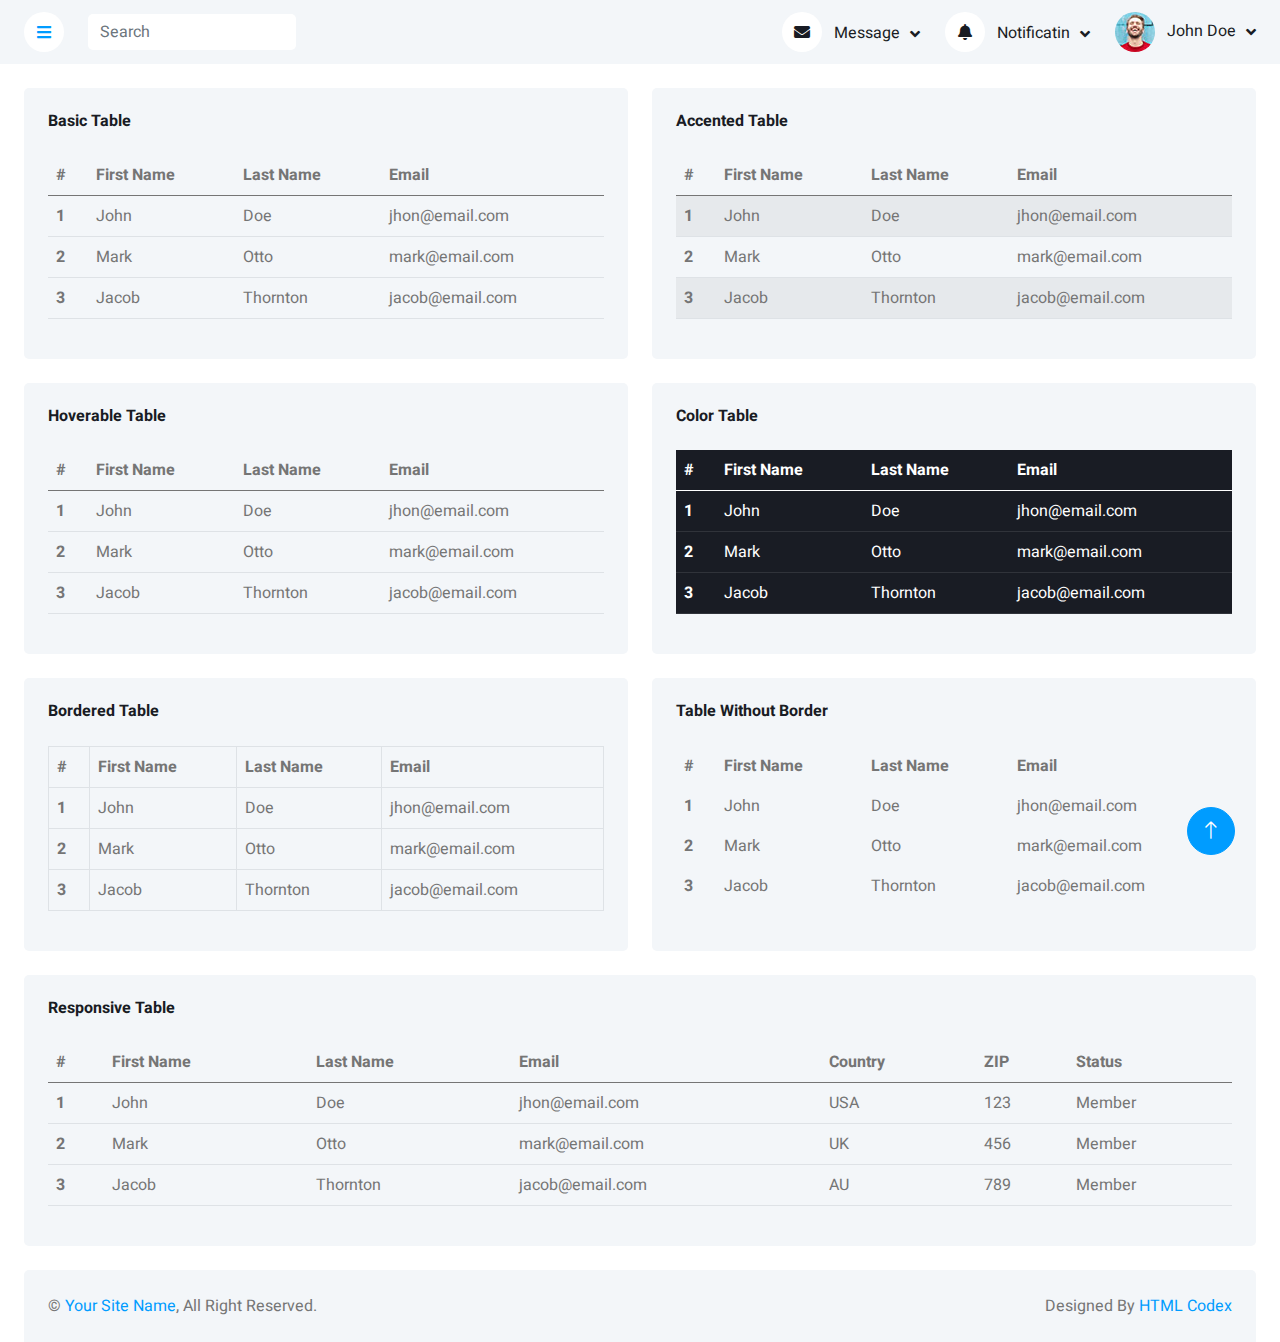
<file: table.html>
<!DOCTYPE html>
<html lang="en">

<head>
    <meta charset="utf-8">
    <title>DASHMIN - Bootstrap Admin Template</title>
    <meta content="width=device-width, initial-scale=1.0" name="viewport">
    <meta content="" name="keywords">
    <meta content="" name="description">

    <!-- Favicon -->
    <link href="img/favicon.ico" rel="icon">

    <!-- Google Web Fonts -->
    <link rel="preconnect" href="https://fonts.googleapis.com">
    <link rel="preconnect" href="https://fonts.gstatic.com" crossorigin>
    <link href="https://fonts.googleapis.com/css2?family=Heebo:wght@400;500;600;700&display=swap" rel="stylesheet">
    
    <!-- Icon Font Stylesheet -->
    <link href="https://cdnjs.cloudflare.com/ajax/libs/font-awesome/5.10.0/css/all.min.css" rel="stylesheet">
    <link href="https://cdn.jsdelivr.net/npm/bootstrap-icons@1.4.1/font/bootstrap-icons.css" rel="stylesheet">

    <!-- Libraries Stylesheet -->
    <link href="lib/owlcarousel/assets/owl.carousel.min.css" rel="stylesheet">
    <link href="lib/tempusdominus/css/tempusdominus-bootstrap-4.min.css" rel="stylesheet" />

    <!-- Customized Bootstrap Stylesheet -->
    <link href="css/bootstrap.min.css" rel="stylesheet">

    <!-- Template Stylesheet -->
    <link href="css/style.css" rel="stylesheet">
</head>

<body>
    <div class="container-xxl position-relative bg-white d-flex p-0">
        <!-- Spinner Start -->
        <div id="spinner" class="show bg-white position-fixed translate-middle w-100 vh-100 top-50 start-50 d-flex align-items-center justify-content-center">
            <div class="spinner-border text-primary" style="width: 3rem; height: 3rem;" role="status">
                <span class="sr-only">Loading...</span>
            </div>
        </div>
        <!-- Spinner End -->


        <!-- Sidebar Start -->
        <div class="sidebar pe-4 pb-3">
            <nav class="navbar bg-light navbar-light">
                <a href="index.html" class="navbar-brand mx-4 mb-3">
                    <h3 class="text-primary"><i class="fa fa-hashtag me-2"></i>DASHMIN</h3>
                </a>
                <div class="d-flex align-items-center ms-4 mb-4">
                    <div class="position-relative">
                        <img class="rounded-circle" src="img/user.jpg" alt="" style="width: 40px; height: 40px;">
                        <div class="bg-success rounded-circle border border-2 border-white position-absolute end-0 bottom-0 p-1"></div>
                    </div>
                    <div class="ms-3">
                        <h6 class="mb-0">Jhon Doe</h6>
                        <span>Admin</span>
                    </div>
                </div>
                <div class="navbar-nav w-100">
                    <a href="index.html" class="nav-item nav-link"><i class="fa fa-tachometer-alt me-2"></i>Dashboard</a>
                    <div class="nav-item dropdown">
                        <a href="#" class="nav-link dropdown-toggle" data-bs-toggle="dropdown"><i class="fa fa-laptop me-2"></i>Elements</a>
                        <div class="dropdown-menu bg-transparent border-0">
                            <a href="button.html" class="dropdown-item">Buttons</a>
                            <a href="typography.html" class="dropdown-item">Typography</a>
                            <a href="element.html" class="dropdown-item">Other Elements</a>
                        </div>
                    </div>
                    <a href="widget.html" class="nav-item nav-link"><i class="fa fa-th me-2"></i>Widgets</a>
                    <a href="form.html" class="nav-item nav-link"><i class="fa fa-keyboard me-2"></i>Forms</a>
                    <a href="table.html" class="nav-item nav-link active"><i class="fa fa-table me-2"></i>Tables</a>
                    <a href="chart.html" class="nav-item nav-link"><i class="fa fa-chart-bar me-2"></i>Charts</a>
                    <div class="nav-item dropdown">
                        <a href="#" class="nav-link dropdown-toggle" data-bs-toggle="dropdown"><i class="far fa-file-alt me-2"></i>Pages</a>
                        <div class="dropdown-menu bg-transparent border-0">
                            <a href="signin.html" class="dropdown-item">Sign In</a>
                            <a href="signup.html" class="dropdown-item">Sign Up</a>
                            <a href="404.html" class="dropdown-item">404 Error</a>
                            <a href="blank.html" class="dropdown-item">Blank Page</a>
                        </div>
                    </div>
                </div>
            </nav>
        </div>
        <!-- Sidebar End -->


        <!-- Content Start -->
        <div class="content">
            <!-- Navbar Start -->
            <nav class="navbar navbar-expand bg-light navbar-light sticky-top px-4 py-0">
                <a href="index.html" class="navbar-brand d-flex d-lg-none me-4">
                    <h2 class="text-primary mb-0"><i class="fa fa-hashtag"></i></h2>
                </a>
                <a href="#" class="sidebar-toggler flex-shrink-0">
                    <i class="fa fa-bars"></i>
                </a>
                <form class="d-none d-md-flex ms-4">
                    <input class="form-control border-0" type="search" placeholder="Search">
                </form>
                <div class="navbar-nav align-items-center ms-auto">
                    <div class="nav-item dropdown">
                        <a href="#" class="nav-link dropdown-toggle" data-bs-toggle="dropdown">
                            <i class="fa fa-envelope me-lg-2"></i>
                            <span class="d-none d-lg-inline-flex">Message</span>
                        </a>
                        <div class="dropdown-menu dropdown-menu-end bg-light border-0 rounded-0 rounded-bottom m-0">
                            <a href="#" class="dropdown-item">
                                <div class="d-flex align-items-center">
                                    <img class="rounded-circle" src="img/user.jpg" alt="" style="width: 40px; height: 40px;">
                                    <div class="ms-2">
                                        <h6 class="fw-normal mb-0">Jhon send you a message</h6>
                                        <small>15 minutes ago</small>
                                    </div>
                                </div>
                            </a>
                            <hr class="dropdown-divider">
                            <a href="#" class="dropdown-item">
                                <div class="d-flex align-items-center">
                                    <img class="rounded-circle" src="img/user.jpg" alt="" style="width: 40px; height: 40px;">
                                    <div class="ms-2">
                                        <h6 class="fw-normal mb-0">Jhon send you a message</h6>
                                        <small>15 minutes ago</small>
                                    </div>
                                </div>
                            </a>
                            <hr class="dropdown-divider">
                            <a href="#" class="dropdown-item">
                                <div class="d-flex align-items-center">
                                    <img class="rounded-circle" src="img/user.jpg" alt="" style="width: 40px; height: 40px;">
                                    <div class="ms-2">
                                        <h6 class="fw-normal mb-0">Jhon send you a message</h6>
                                        <small>15 minutes ago</small>
                                    </div>
                                </div>
                            </a>
                            <hr class="dropdown-divider">
                            <a href="#" class="dropdown-item text-center">See all message</a>
                        </div>
                    </div>
                    <div class="nav-item dropdown">
                        <a href="#" class="nav-link dropdown-toggle" data-bs-toggle="dropdown">
                            <i class="fa fa-bell me-lg-2"></i>
                            <span class="d-none d-lg-inline-flex">Notificatin</span>
                        </a>
                        <div class="dropdown-menu dropdown-menu-end bg-light border-0 rounded-0 rounded-bottom m-0">
                            <a href="#" class="dropdown-item">
                                <h6 class="fw-normal mb-0">Profile updated</h6>
                                <small>15 minutes ago</small>
                            </a>
                            <hr class="dropdown-divider">
                            <a href="#" class="dropdown-item">
                                <h6 class="fw-normal mb-0">New user added</h6>
                                <small>15 minutes ago</small>
                            </a>
                            <hr class="dropdown-divider">
                            <a href="#" class="dropdown-item">
                                <h6 class="fw-normal mb-0">Password changed</h6>
                                <small>15 minutes ago</small>
                            </a>
                            <hr class="dropdown-divider">
                            <a href="#" class="dropdown-item text-center">See all notifications</a>
                        </div>
                    </div>
                    <div class="nav-item dropdown">
                        <a href="#" class="nav-link dropdown-toggle" data-bs-toggle="dropdown">
                            <img class="rounded-circle me-lg-2" src="img/user.jpg" alt="" style="width: 40px; height: 40px;">
                            <span class="d-none d-lg-inline-flex">John Doe</span>
                        </a>
                        <div class="dropdown-menu dropdown-menu-end bg-light border-0 rounded-0 rounded-bottom m-0">
                            <a href="#" class="dropdown-item">My Profile</a>
                            <a href="#" class="dropdown-item">Settings</a>
                            <a href="#" class="dropdown-item">Log Out</a>
                        </div>
                    </div>
                </div>
            </nav>
            <!-- Navbar End -->


            <!-- Table Start -->
            <div class="container-fluid pt-4 px-4">
                <div class="row g-4">
                    <div class="col-sm-12 col-xl-6">
                        <div class="bg-light rounded h-100 p-4">
                            <h6 class="mb-4">Basic Table</h6>
                            <table class="table">
                                <thead>
                                    <tr>
                                        <th scope="col">#</th>
                                        <th scope="col">First Name</th>
                                        <th scope="col">Last Name</th>
                                        <th scope="col">Email</th>
                                    </tr>
                                </thead>
                                <tbody>
                                    <tr>
                                        <th scope="row">1</th>
                                        <td>John</td>
                                        <td>Doe</td>
                                        <td>jhon@email.com</td>
                                    </tr>
                                    <tr>
                                        <th scope="row">2</th>
                                        <td>Mark</td>
                                        <td>Otto</td>
                                        <td>mark@email.com</td>
                                    </tr>
                                    <tr>
                                        <th scope="row">3</th>
                                        <td>Jacob</td>
                                        <td>Thornton</td>
                                        <td>jacob@email.com</td>
                                    </tr>
                                </tbody>
                            </table>
                        </div>
                    </div>
                    <div class="col-sm-12 col-xl-6">
                        <div class="bg-light rounded h-100 p-4">
                            <h6 class="mb-4">Accented Table</h6>
                            <table class="table table-striped">
                                <thead>
                                    <tr>
                                        <th scope="col">#</th>
                                        <th scope="col">First Name</th>
                                        <th scope="col">Last Name</th>
                                        <th scope="col">Email</th>
                                    </tr>
                                </thead>
                                <tbody>
                                    <tr>
                                        <th scope="row">1</th>
                                        <td>John</td>
                                        <td>Doe</td>
                                        <td>jhon@email.com</td>
                                    </tr>
                                    <tr>
                                        <th scope="row">2</th>
                                        <td>Mark</td>
                                        <td>Otto</td>
                                        <td>mark@email.com</td>
                                    </tr>
                                    <tr>
                                        <th scope="row">3</th>
                                        <td>Jacob</td>
                                        <td>Thornton</td>
                                        <td>jacob@email.com</td>
                                    </tr>
                                </tbody>
                            </table>
                        </div>
                    </div>
                    <div class="col-sm-12 col-xl-6">
                        <div class="bg-light rounded h-100 p-4">
                            <h6 class="mb-4">Hoverable Table</h6>
                            <table class="table table-hover">
                                <thead>
                                    <tr>
                                        <th scope="col">#</th>
                                        <th scope="col">First Name</th>
                                        <th scope="col">Last Name</th>
                                        <th scope="col">Email</th>
                                    </tr>
                                </thead>
                                <tbody>
                                    <tr>
                                        <th scope="row">1</th>
                                        <td>John</td>
                                        <td>Doe</td>
                                        <td>jhon@email.com</td>
                                    </tr>
                                    <tr>
                                        <th scope="row">2</th>
                                        <td>Mark</td>
                                        <td>Otto</td>
                                        <td>mark@email.com</td>
                                    </tr>
                                    <tr>
                                        <th scope="row">3</th>
                                        <td>Jacob</td>
                                        <td>Thornton</td>
                                        <td>jacob@email.com</td>
                                    </tr>
                                </tbody>
                            </table>
                        </div>
                    </div>
                    <div class="col-sm-12 col-xl-6">
                        <div class="bg-light rounded h-100 p-4">
                            <h6 class="mb-4">Color Table</h6>
                            <table class="table table-dark">
                                <thead>
                                    <tr>
                                        <th scope="col">#</th>
                                        <th scope="col">First Name</th>
                                        <th scope="col">Last Name</th>
                                        <th scope="col">Email</th>
                                    </tr>
                                </thead>
                                <tbody>
                                    <tr>
                                        <th scope="row">1</th>
                                        <td>John</td>
                                        <td>Doe</td>
                                        <td>jhon@email.com</td>
                                    </tr>
                                    <tr>
                                        <th scope="row">2</th>
                                        <td>Mark</td>
                                        <td>Otto</td>
                                        <td>mark@email.com</td>
                                    </tr>
                                    <tr>
                                        <th scope="row">3</th>
                                        <td>Jacob</td>
                                        <td>Thornton</td>
                                        <td>jacob@email.com</td>
                                    </tr>
                                </tbody>
                            </table>
                        </div>
                    </div>
                    <div class="col-sm-12 col-xl-6">
                        <div class="bg-light rounded h-100 p-4">
                            <h6 class="mb-4">Bordered Table</h6>
                            <table class="table table-bordered">
                                <thead>
                                    <tr>
                                        <th scope="col">#</th>
                                        <th scope="col">First Name</th>
                                        <th scope="col">Last Name</th>
                                        <th scope="col">Email</th>
                                    </tr>
                                </thead>
                                <tbody>
                                    <tr>
                                        <th scope="row">1</th>
                                        <td>John</td>
                                        <td>Doe</td>
                                        <td>jhon@email.com</td>
                                    </tr>
                                    <tr>
                                        <th scope="row">2</th>
                                        <td>Mark</td>
                                        <td>Otto</td>
                                        <td>mark@email.com</td>
                                    </tr>
                                    <tr>
                                        <th scope="row">3</th>
                                        <td>Jacob</td>
                                        <td>Thornton</td>
                                        <td>jacob@email.com</td>
                                    </tr>
                                </tbody>
                            </table>
                        </div>
                    </div>
                    <div class="col-sm-12 col-xl-6">
                        <div class="bg-light rounded h-100 p-4">
                            <h6 class="mb-4">Table Without Border</h6>
                            <table class="table table-borderless">
                                <thead>
                                    <tr>
                                        <th scope="col">#</th>
                                        <th scope="col">First Name</th>
                                        <th scope="col">Last Name</th>
                                        <th scope="col">Email</th>
                                    </tr>
                                </thead>
                                <tbody>
                                    <tr>
                                        <th scope="row">1</th>
                                        <td>John</td>
                                        <td>Doe</td>
                                        <td>jhon@email.com</td>
                                    </tr>
                                    <tr>
                                        <th scope="row">2</th>
                                        <td>Mark</td>
                                        <td>Otto</td>
                                        <td>mark@email.com</td>
                                    </tr>
                                    <tr>
                                        <th scope="row">3</th>
                                        <td>Jacob</td>
                                        <td>Thornton</td>
                                        <td>jacob@email.com</td>
                                    </tr>
                                </tbody>
                            </table>
                        </div>
                    </div>
                    <div class="col-12">
                        <div class="bg-light rounded h-100 p-4">
                            <h6 class="mb-4">Responsive Table</h6>
                            <div class="table-responsive">
                                <table class="table">
                                    <thead>
                                        <tr>
                                            <th scope="col">#</th>
                                            <th scope="col">First Name</th>
                                            <th scope="col">Last Name</th>
                                            <th scope="col">Email</th>
                                            <th scope="col">Country</th>
                                            <th scope="col">ZIP</th>
                                            <th scope="col">Status</th>
                                        </tr>
                                    </thead>
                                    <tbody>
                                        <tr>
                                            <th scope="row">1</th>
                                            <td>John</td>
                                            <td>Doe</td>
                                            <td>jhon@email.com</td>
                                            <td>USA</td>
                                            <td>123</td>
                                            <td>Member</td>
                                        </tr>
                                        <tr>
                                            <th scope="row">2</th>
                                            <td>Mark</td>
                                            <td>Otto</td>
                                            <td>mark@email.com</td>
                                            <td>UK</td>
                                            <td>456</td>
                                            <td>Member</td>
                                        </tr>
                                        <tr>
                                            <th scope="row">3</th>
                                            <td>Jacob</td>
                                            <td>Thornton</td>
                                            <td>jacob@email.com</td>
                                            <td>AU</td>
                                            <td>789</td>
                                            <td>Member</td>
                                        </tr>
                                    </tbody>
                                </table>
                            </div>
                        </div>
                    </div>
                </div>
            </div>
            <!-- Table End -->


            <!-- Footer Start -->
            <div class="container-fluid pt-4 px-4">
                <div class="bg-light rounded-top p-4">
                    <div class="row">
                        <div class="col-12 col-sm-6 text-center text-sm-start">
                            &copy; <a href="#">Your Site Name</a>, All Right Reserved. 
                        </div>
                        <div class="col-12 col-sm-6 text-center text-sm-end">
                            <!--/*** This template is free as long as you keep the footer author’s credit link/attribution link/backlink. If you'd like to use the template without the footer author’s credit link/attribution link/backlink, you can purchase the Credit Removal License from "https://htmlcodex.com/credit-removal". Thank you for your support. ***/-->
                            Designed By <a href="https://htmlcodex.com">HTML Codex</a>
                        </div>
                    </div>
                </div>
            </div>
            <!-- Footer End -->
        </div>
        <!-- Content End -->


        <!-- Back to Top -->
        <a href="#" class="btn btn-lg btn-primary btn-lg-square back-to-top"><i class="bi bi-arrow-up"></i></a>
    </div>

    <!-- JavaScript Libraries -->
    <script src="https://code.jquery.com/jquery-3.4.1.min.js"></script>
    <script src="https://cdn.jsdelivr.net/npm/bootstrap@5.0.0/dist/js/bootstrap.bundle.min.js"></script>
    <script src="lib/chart/chart.min.js"></script>
    <script src="lib/easing/easing.min.js"></script>
    <script src="lib/waypoints/waypoints.min.js"></script>
    <script src="lib/owlcarousel/owl.carousel.min.js"></script>
    <script src="lib/tempusdominus/js/moment.min.js"></script>
    <script src="lib/tempusdominus/js/moment-timezone.min.js"></script>
    <script src="lib/tempusdominus/js/tempusdominus-bootstrap-4.min.js"></script>

    <!-- Template Javascript -->
    <script src="js/main.js"></script>
</body>

</html>
</file>
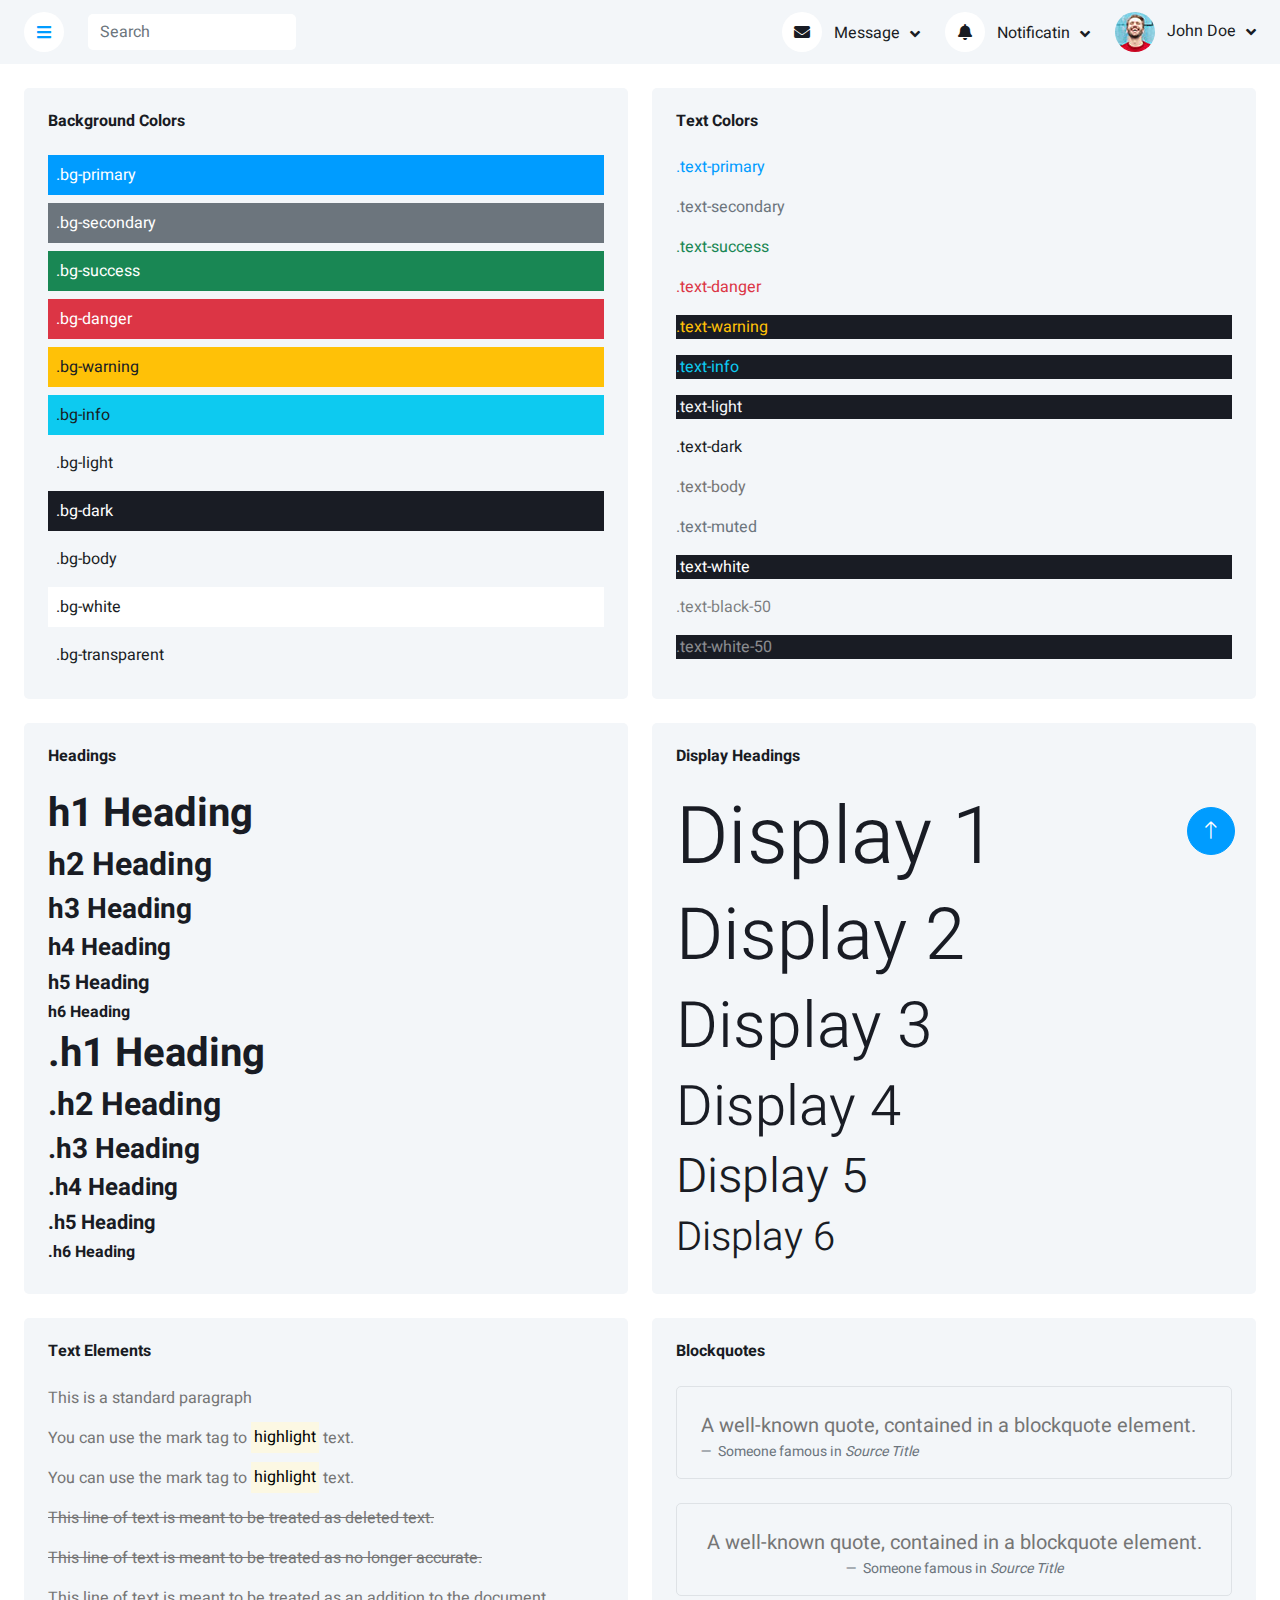
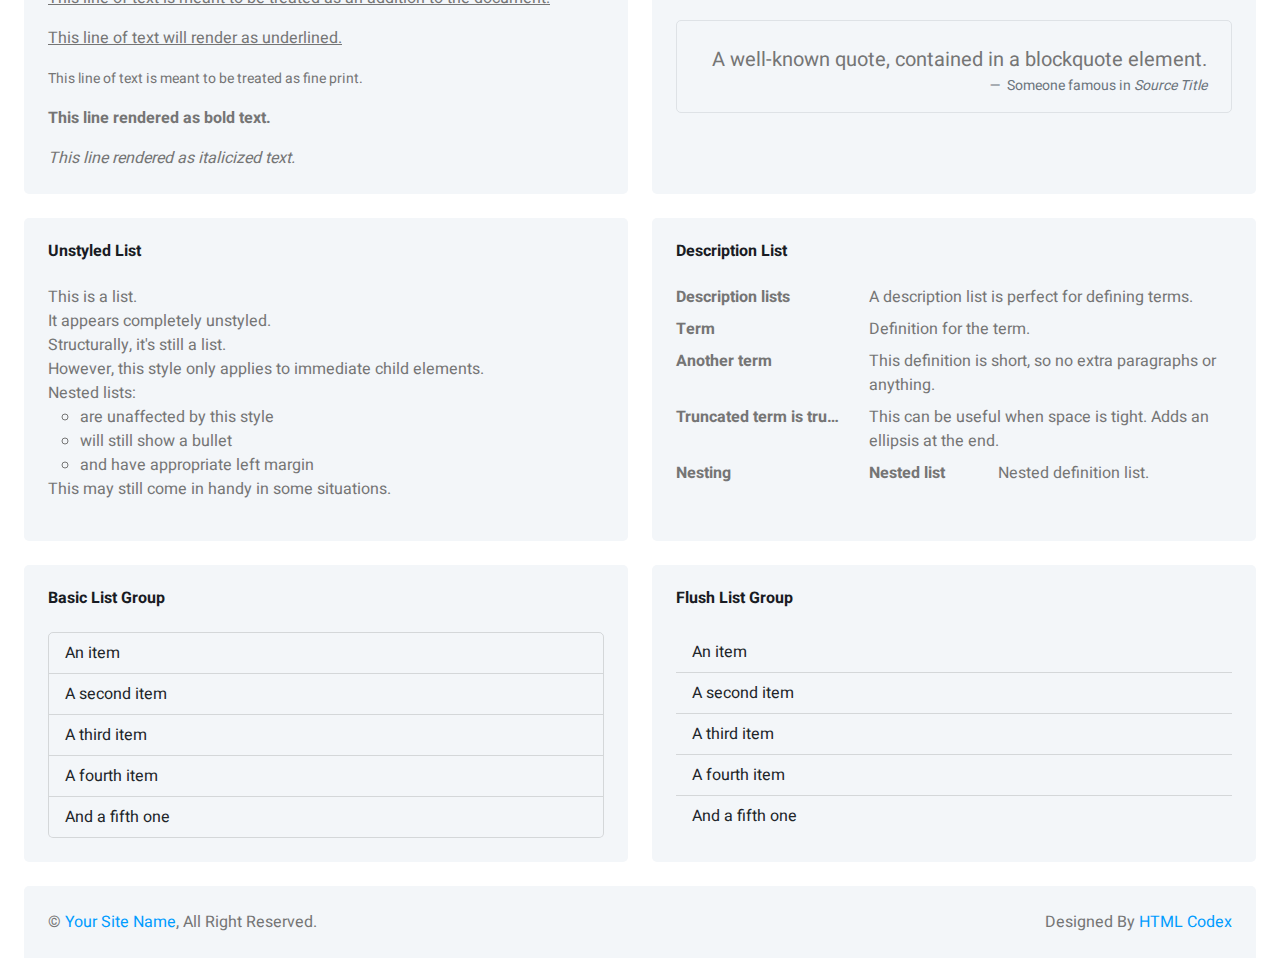
<file: typography.html>
<!DOCTYPE html>
<html lang="en">

<head>
    <meta charset="utf-8">
    <title>DASHMIN - Bootstrap Admin Template</title>
    <meta content="width=device-width, initial-scale=1.0" name="viewport">
    <meta content="" name="keywords">
    <meta content="" name="description">

    <!-- Favicon -->
    <link href="img/favicon.ico" rel="icon">

    <!-- Google Web Fonts -->
    <link rel="preconnect" href="https://fonts.googleapis.com">
    <link rel="preconnect" href="https://fonts.gstatic.com" crossorigin>
    <link href="https://fonts.googleapis.com/css2?family=Heebo:wght@400;500;600;700&display=swap" rel="stylesheet">
    
    <!-- Icon Font Stylesheet -->
    <link href="https://cdnjs.cloudflare.com/ajax/libs/font-awesome/5.10.0/css/all.min.css" rel="stylesheet">
    <link href="https://cdn.jsdelivr.net/npm/bootstrap-icons@1.4.1/font/bootstrap-icons.css" rel="stylesheet">

    <!-- Libraries Stylesheet -->
    <link href="lib/owlcarousel/assets/owl.carousel.min.css" rel="stylesheet">
    <link href="lib/tempusdominus/css/tempusdominus-bootstrap-4.min.css" rel="stylesheet" />

    <!-- Customized Bootstrap Stylesheet -->
    <link href="css/bootstrap.min.css" rel="stylesheet">

    <!-- Template Stylesheet -->
    <link href="css/style.css" rel="stylesheet">
</head>

<body>
    <div class="container-xxl position-relative bg-white d-flex p-0">
        <!-- Spinner Start -->
        <div id="spinner" class="show bg-white position-fixed translate-middle w-100 vh-100 top-50 start-50 d-flex align-items-center justify-content-center">
            <div class="spinner-border text-primary" style="width: 3rem; height: 3rem;" role="status">
                <span class="sr-only">Loading...</span>
            </div>
        </div>
        <!-- Spinner End -->


        <!-- Sidebar Start -->
        <div class="sidebar pe-4 pb-3">
            <nav class="navbar bg-light navbar-light">
                <a href="index.html" class="navbar-brand mx-4 mb-3">
                    <h3 class="text-primary"><i class="fa fa-hashtag me-2"></i>DASHMIN</h3>
                </a>
                <div class="d-flex align-items-center ms-4 mb-4">
                    <div class="position-relative">
                        <img class="rounded-circle" src="img/user.jpg" alt="" style="width: 40px; height: 40px;">
                        <div class="bg-success rounded-circle border border-2 border-white position-absolute end-0 bottom-0 p-1"></div>
                    </div>
                    <div class="ms-3">
                        <h6 class="mb-0">Jhon Doe</h6>
                        <span>Admin</span>
                    </div>
                </div>
                <div class="navbar-nav w-100">
                    <a href="index.html" class="nav-item nav-link"><i class="fa fa-tachometer-alt me-2"></i>Dashboard</a>
                    <div class="nav-item dropdown">
                        <a href="#" class="nav-link dropdown-toggle active" data-bs-toggle="dropdown"><i class="fa fa-laptop me-2"></i>Elements</a>
                        <div class="dropdown-menu bg-transparent border-0">
                            <a href="button.html" class="dropdown-item">Buttons</a>
                            <a href="typography.html" class="dropdown-item active">Typography</a>
                            <a href="element.html" class="dropdown-item">Other Elements</a>
                        </div>
                    </div>
                    <a href="widget.html" class="nav-item nav-link"><i class="fa fa-th me-2"></i>Widgets</a>
                    <a href="form.html" class="nav-item nav-link"><i class="fa fa-keyboard me-2"></i>Forms</a>
                    <a href="table.html" class="nav-item nav-link"><i class="fa fa-table me-2"></i>Tables</a>
                    <a href="chart.html" class="nav-item nav-link"><i class="fa fa-chart-bar me-2"></i>Charts</a>
                    <div class="nav-item dropdown">
                        <a href="#" class="nav-link dropdown-toggle" data-bs-toggle="dropdown"><i class="far fa-file-alt me-2"></i>Pages</a>
                        <div class="dropdown-menu bg-transparent border-0">
                            <a href="signin.html" class="dropdown-item">Sign In</a>
                            <a href="signup.html" class="dropdown-item">Sign Up</a>
                            <a href="404.html" class="dropdown-item">404 Error</a>
                            <a href="blank.html" class="dropdown-item">Blank Page</a>
                        </div>
                    </div>
                </div>
            </nav>
        </div>
        <!-- Sidebar End -->


        <!-- Content Start -->
        <div class="content">
            <!-- Navbar Start -->
            <nav class="navbar navbar-expand bg-light navbar-light sticky-top px-4 py-0">
                <a href="index.html" class="navbar-brand d-flex d-lg-none me-4">
                    <h2 class="text-primary mb-0"><i class="fa fa-hashtag"></i></h2>
                </a>
                <a href="#" class="sidebar-toggler flex-shrink-0">
                    <i class="fa fa-bars"></i>
                </a>
                <form class="d-none d-md-flex ms-4">
                    <input class="form-control border-0" type="search" placeholder="Search">
                </form>
                <div class="navbar-nav align-items-center ms-auto">
                    <div class="nav-item dropdown">
                        <a href="#" class="nav-link dropdown-toggle" data-bs-toggle="dropdown">
                            <i class="fa fa-envelope me-lg-2"></i>
                            <span class="d-none d-lg-inline-flex">Message</span>
                        </a>
                        <div class="dropdown-menu dropdown-menu-end bg-light border-0 rounded-0 rounded-bottom m-0">
                            <a href="#" class="dropdown-item">
                                <div class="d-flex align-items-center">
                                    <img class="rounded-circle" src="img/user.jpg" alt="" style="width: 40px; height: 40px;">
                                    <div class="ms-2">
                                        <h6 class="fw-normal mb-0">Jhon send you a message</h6>
                                        <small>15 minutes ago</small>
                                    </div>
                                </div>
                            </a>
                            <hr class="dropdown-divider">
                            <a href="#" class="dropdown-item">
                                <div class="d-flex align-items-center">
                                    <img class="rounded-circle" src="img/user.jpg" alt="" style="width: 40px; height: 40px;">
                                    <div class="ms-2">
                                        <h6 class="fw-normal mb-0">Jhon send you a message</h6>
                                        <small>15 minutes ago</small>
                                    </div>
                                </div>
                            </a>
                            <hr class="dropdown-divider">
                            <a href="#" class="dropdown-item">
                                <div class="d-flex align-items-center">
                                    <img class="rounded-circle" src="img/user.jpg" alt="" style="width: 40px; height: 40px;">
                                    <div class="ms-2">
                                        <h6 class="fw-normal mb-0">Jhon send you a message</h6>
                                        <small>15 minutes ago</small>
                                    </div>
                                </div>
                            </a>
                            <hr class="dropdown-divider">
                            <a href="#" class="dropdown-item text-center">See all message</a>
                        </div>
                    </div>
                    <div class="nav-item dropdown">
                        <a href="#" class="nav-link dropdown-toggle" data-bs-toggle="dropdown">
                            <i class="fa fa-bell me-lg-2"></i>
                            <span class="d-none d-lg-inline-flex">Notificatin</span>
                        </a>
                        <div class="dropdown-menu dropdown-menu-end bg-light border-0 rounded-0 rounded-bottom m-0">
                            <a href="#" class="dropdown-item">
                                <h6 class="fw-normal mb-0">Profile updated</h6>
                                <small>15 minutes ago</small>
                            </a>
                            <hr class="dropdown-divider">
                            <a href="#" class="dropdown-item">
                                <h6 class="fw-normal mb-0">New user added</h6>
                                <small>15 minutes ago</small>
                            </a>
                            <hr class="dropdown-divider">
                            <a href="#" class="dropdown-item">
                                <h6 class="fw-normal mb-0">Password changed</h6>
                                <small>15 minutes ago</small>
                            </a>
                            <hr class="dropdown-divider">
                            <a href="#" class="dropdown-item text-center">See all notifications</a>
                        </div>
                    </div>
                    <div class="nav-item dropdown">
                        <a href="#" class="nav-link dropdown-toggle" data-bs-toggle="dropdown">
                            <img class="rounded-circle me-lg-2" src="img/user.jpg" alt="" style="width: 40px; height: 40px;">
                            <span class="d-none d-lg-inline-flex">John Doe</span>
                        </a>
                        <div class="dropdown-menu dropdown-menu-end bg-light border-0 rounded-0 rounded-bottom m-0">
                            <a href="#" class="dropdown-item">My Profile</a>
                            <a href="#" class="dropdown-item">Settings</a>
                            <a href="#" class="dropdown-item">Log Out</a>
                        </div>
                    </div>
                </div>
            </nav>
            <!-- Navbar End -->


            <!-- Typography Start -->
            <div class="container-fluid pt-4 px-4">
                <div class="row g-4">
                    <div class="col-sm-12 col-xl-6">
                        <div class="bg-light rounded h-100 p-4">
                            <h6 class="mb-4">Background Colors</h6>
                            <div class="p-2 mb-2 bg-primary text-white">.bg-primary</div>
                            <div class="p-2 mb-2 bg-secondary text-white">.bg-secondary</div>
                            <div class="p-2 mb-2 bg-success text-white">.bg-success</div>
                            <div class="p-2 mb-2 bg-danger text-white">.bg-danger</div>
                            <div class="p-2 mb-2 bg-warning text-dark">.bg-warning</div>
                            <div class="p-2 mb-2 bg-info text-dark">.bg-info</div>
                            <div class="p-2 mb-2 bg-light text-dark">.bg-light</div>
                            <div class="p-2 mb-2 bg-dark text-white">.bg-dark</div>
                            <div class="p-2 mb-2 bg-body text-dark">.bg-body</div>
                            <div class="p-2 mb-2 bg-white text-dark">.bg-white</div>
                            <div class="p-2 mb-0 bg-transparent text-dark">.bg-transparent</div>
                        </div>
                    </div>
                    <div class="col-sm-12 col-xl-6">
                        <div class="bg-light rounded h-100 p-4">
                            <h6 class="mb-4">Text Colors</h6>
                            <p class="text-primary">.text-primary</p>
                            <p class="text-secondary">.text-secondary</p>
                            <p class="text-success">.text-success</p>
                            <p class="text-danger">.text-danger</p>
                            <p class="text-warning bg-dark">.text-warning</p>
                            <p class="text-info bg-dark">.text-info</p>
                            <p class="text-light bg-dark">.text-light</p>
                            <p class="text-dark">.text-dark</p>
                            <p class="text-body">.text-body</p>
                            <p class="text-muted">.text-muted</p>
                            <p class="text-white bg-dark">.text-white</p>
                            <p class="text-black-50">.text-black-50</p>
                            <p class="text-white-50 bg-dark mb-0">.text-white-50</p>
                        </div>
                    </div>
                    <div class="col-sm-12 col-xl-6">
                        <div class="bg-light rounded h-100 p-4">
                            <h6 class="mb-4">Headings</h6>
                            <h1>h1 Heading</h1>
                            <h2>h2 Heading</h2>
                            <h3>h3 Heading</h3>
                            <h4>h4 Heading</h4>
                            <h5>h5 Heading</h5>
                            <h6>h6 Heading</h6>
                            <p class="h1">.h1 Heading</p>
                            <p class="h2">.h2 Heading</p>
                            <p class="h3">.h3 Heading</p>
                            <p class="h4">.h4 Heading</p>
                            <p class="h5">.h5 Heading</p>
                            <p class="h6">.h6 Heading</p>
                        </div>
                    </div>
                    <div class="col-sm-12 col-xl-6">
                        <div class="bg-light rounded h-100 p-4">
                            <h6 class="mb-4">Display Headings</h6>
                            <h1 class="display-1">Display 1</h1>
                            <h1 class="display-2">Display 2</h1>
                            <h1 class="display-3">Display 3</h1>
                            <h1 class="display-4">Display 4</h1>
                            <h1 class="display-5">Display 5</h1>
                            <h1 class="display-6 mb-0">Display 6</h1>
                        </div>
                    </div>
                    <div class="col-sm-12 col-xl-6">
                        <div class="bg-light rounded h-100 p-4">
                            <h6 class="mb-4">Text Elements</h6>
                            <p>This is a standard paragraph</p>
                            <p>You can use the mark tag to <mark>highlight</mark> text.</p>
                            <p>You can use the mark tag to <mark>highlight</mark> text.</p>
                            <p><del>This line of text is meant to be treated as deleted text.</del></p>
                            <p><s>This line of text is meant to be treated as no longer accurate.</s></p>
                            <p><ins>This line of text is meant to be treated as an addition to the document.</ins></p>
                            <p><u>This line of text will render as underlined.</u></p>
                            <p><small>This line of text is meant to be treated as fine print.</small></p>
                            <p><strong>This line rendered as bold text.</strong></p>
                            <p class="mb-0"><em>This line rendered as italicized text.</em></p>
                        </div>
                    </div>
                    <div class="col-sm-12 col-xl-6">
                        <div class="bg-light rounded h-100 p-4">
                            <h6 class="mb-4">Blockquotes</h6>
                            <div class="border rounded p-4 pb-0 mb-4">
                                <figure>
                                    <blockquote class="blockquote">
                                        <p>A well-known quote, contained in a blockquote element.</p>
                                    </blockquote>
                                    <figcaption class="blockquote-footer">
                                        Someone famous in <cite title="Source Title">Source Title</cite>
                                    </figcaption>
                                </figure>
                            </div>
                            <div class="border rounded p-4 pb-0 mb-4">
                                <figure class="text-center">
                                    <blockquote class="blockquote">
                                        <p>A well-known quote, contained in a blockquote element.</p>
                                    </blockquote>
                                    <figcaption class="blockquote-footer">
                                        Someone famous in <cite title="Source Title">Source Title</cite>
                                    </figcaption>
                                </figure>
                            </div>
                            <div class="border rounded p-4 pb-0 mb-0">
                                <figure class="text-end">
                                    <blockquote class="blockquote">
                                        <p>A well-known quote, contained in a blockquote element.</p>
                                    </blockquote>
                                    <figcaption class="blockquote-footer">
                                        Someone famous in <cite title="Source Title">Source Title</cite>
                                    </figcaption>
                                </figure>
                            </div>
                        </div>
                    </div>
                    <div class="col-sm-12 col-xl-6">
                        <div class="bg-light rounded h-100 p-4">
                            <h6 class="mb-4">Unstyled List</h6>
                            <ul class="list-unstyled mb-0">
                                <li>This is a list.</li>
                                <li>It appears completely unstyled.</li>
                                <li>Structurally, it's still a list.</li>
                                <li>However, this style only applies to immediate child elements.</li>
                                <li>Nested lists:
                                    <ul>
                                        <li>are unaffected by this style</li>
                                        <li>will still show a bullet</li>
                                        <li>and have appropriate left margin</li>
                                    </ul>
                                </li>
                                <li>This may still come in handy in some situations.</li>
                            </ul>
                        </div>
                    </div>
                    <div class="col-sm-12 col-xl-6">
                        <div class="bg-light rounded h-100 p-4">
                            <h6 class="mb-4">Description List</h6>
                            <dl class="row mb-0">
                                <dt class="col-sm-4">Description lists</dt>
                                <dd class="col-sm-8">A description list is perfect for defining terms.</dd>

                                <dt class="col-sm-4">Term</dt>
                                <dd class="col-sm-8">Definition for the term.</dd>

                                <dt class="col-sm-4">Another term</dt>
                                <dd class="col-sm-8">This definition is short, so no extra paragraphs or anything.</dd>

                                <dt class="col-sm-4 text-truncate">Truncated term is truncated</dt>
                                <dd class="col-sm-8">This can be useful when space is tight. Adds an ellipsis at the
                                    end.</dd>

                                <dt class="col-sm-4">Nesting</dt>
                                <dd class="col-sm-8">
                                    <dl class="row">
                                        <dt class="col-sm-4">Nested list</dt>
                                        <dd class="col-sm-8">Nested definition list.</dd>
                                    </dl>
                                </dd>
                            </dl>
                        </div>
                    </div>
                    <div class="col-sm-12 col-xl-6">
                        <div class="bg-light rounded h-100 p-4">
                            <h6 class="mb-4">Basic List Group</h6>
                            <ul class="list-group">
                                <li class="list-group-item bg-transparent">An item</li>
                                <li class="list-group-item bg-transparent">A second item</li>
                                <li class="list-group-item bg-transparent">A third item</li>
                                <li class="list-group-item bg-transparent">A fourth item</li>
                                <li class="list-group-item bg-transparent">And a fifth one</li>
                            </ul>
                        </div>
                    </div>
                    <div class="col-sm-12 col-xl-6">
                        <div class="bg-light rounded h-100 p-4">
                            <h6 class="mb-4">Flush List Group</h6>
                            <ul class="list-group list-group-flush">
                                <li class="list-group-item bg-transparent">An item</li>
                                <li class="list-group-item bg-transparent">A second item</li>
                                <li class="list-group-item bg-transparent">A third item</li>
                                <li class="list-group-item bg-transparent">A fourth item</li>
                                <li class="list-group-item bg-transparent">And a fifth one</li>
                            </ul>
                        </div>
                    </div>
                </div>
            </div>
            <!-- Typography End -->


            <!-- Footer Start -->
            <div class="container-fluid pt-4 px-4">
                <div class="bg-light rounded-top p-4">
                    <div class="row">
                        <div class="col-12 col-sm-6 text-center text-sm-start">
                            &copy; <a href="#">Your Site Name</a>, All Right Reserved. 
                        </div>
                        <div class="col-12 col-sm-6 text-center text-sm-end">
                            <!--/*** This template is free as long as you keep the footer author’s credit link/attribution link/backlink. If you'd like to use the template without the footer author’s credit link/attribution link/backlink, you can purchase the Credit Removal License from "https://htmlcodex.com/credit-removal". Thank you for your support. ***/-->
                            Designed By <a href="https://htmlcodex.com">HTML Codex</a>
                        </div>
                    </div>
                </div>
            </div>
            <!-- Footer End -->
        </div>
        <!-- Content End -->


        <!-- Back to Top -->
        <a href="#" class="btn btn-lg btn-primary btn-lg-square back-to-top"><i class="bi bi-arrow-up"></i></a>
    </div>

    <!-- JavaScript Libraries -->
    <script src="https://code.jquery.com/jquery-3.4.1.min.js"></script>
    <script src="https://cdn.jsdelivr.net/npm/bootstrap@5.0.0/dist/js/bootstrap.bundle.min.js"></script>
    <script src="lib/chart/chart.min.js"></script>
    <script src="lib/easing/easing.min.js"></script>
    <script src="lib/waypoints/waypoints.min.js"></script>
    <script src="lib/owlcarousel/owl.carousel.min.js"></script>
    <script src="lib/tempusdominus/js/moment.min.js"></script>
    <script src="lib/tempusdominus/js/moment-timezone.min.js"></script>
    <script src="lib/tempusdominus/js/tempusdominus-bootstrap-4.min.js"></script>

    <!-- Template Javascript -->
    <script src="js/main.js"></script>
</body>

</html>
</file>
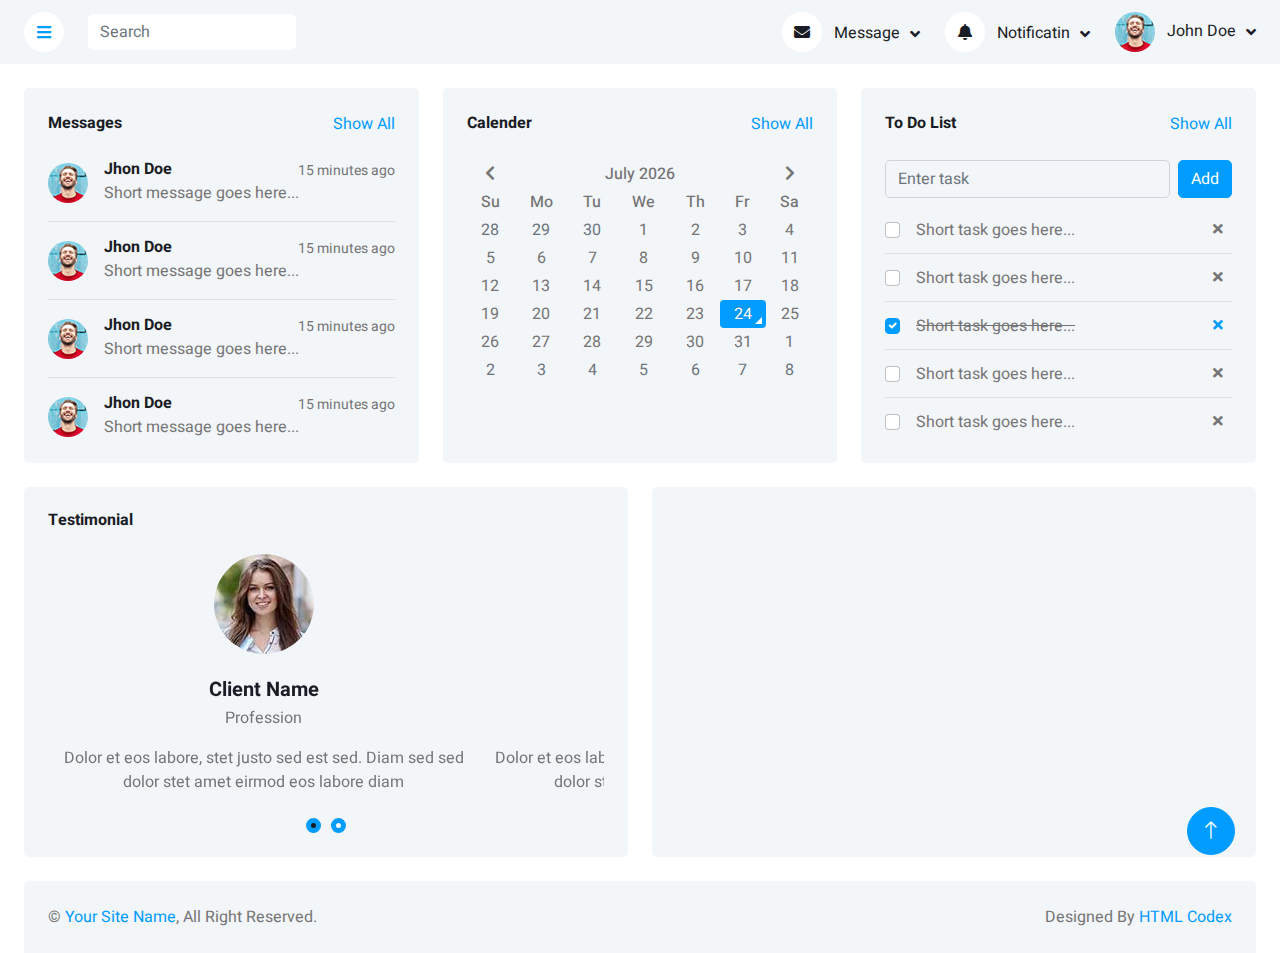
<file: widget.html>
<!DOCTYPE html>
<html lang="en">

<head>
    <meta charset="utf-8">
    <title>DASHMIN - Bootstrap Admin Template</title>
    <meta content="width=device-width, initial-scale=1.0" name="viewport">
    <meta content="" name="keywords">
    <meta content="" name="description">

    <!-- Favicon -->
    <link href="img/favicon.ico" rel="icon">

    <!-- Google Web Fonts -->
    <link rel="preconnect" href="https://fonts.googleapis.com">
    <link rel="preconnect" href="https://fonts.gstatic.com" crossorigin>
    <link href="https://fonts.googleapis.com/css2?family=Heebo:wght@400;500;600;700&display=swap" rel="stylesheet">
    
    <!-- Icon Font Stylesheet -->
    <link href="https://cdnjs.cloudflare.com/ajax/libs/font-awesome/5.10.0/css/all.min.css" rel="stylesheet">
    <link href="https://cdn.jsdelivr.net/npm/bootstrap-icons@1.4.1/font/bootstrap-icons.css" rel="stylesheet">

    <!-- Libraries Stylesheet -->
    <link href="lib/owlcarousel/assets/owl.carousel.min.css" rel="stylesheet">
    <link href="lib/tempusdominus/css/tempusdominus-bootstrap-4.min.css" rel="stylesheet" />

    <!-- Customized Bootstrap Stylesheet -->
    <link href="css/bootstrap.min.css" rel="stylesheet">

    <!-- Template Stylesheet -->
    <link href="css/style.css" rel="stylesheet">
</head>

<body>
    <div class="container-xxl position-relative bg-white d-flex p-0">
        <!-- Spinner Start -->
        <div id="spinner" class="show bg-white position-fixed translate-middle w-100 vh-100 top-50 start-50 d-flex align-items-center justify-content-center">
            <div class="spinner-border text-primary" style="width: 3rem; height: 3rem;" role="status">
                <span class="sr-only">Loading...</span>
            </div>
        </div>
        <!-- Spinner End -->


        <!-- Sidebar Start -->
        <div class="sidebar pe-4 pb-3">
            <nav class="navbar bg-light navbar-light">
                <a href="index.html" class="navbar-brand mx-4 mb-3">
                    <h3 class="text-primary"><i class="fa fa-hashtag me-2"></i>DASHMIN</h3>
                </a>
                <div class="d-flex align-items-center ms-4 mb-4">
                    <div class="position-relative">
                        <img class="rounded-circle" src="img/user.jpg" alt="" style="width: 40px; height: 40px;">
                        <div class="bg-success rounded-circle border border-2 border-white position-absolute end-0 bottom-0 p-1"></div>
                    </div>
                    <div class="ms-3">
                        <h6 class="mb-0">Jhon Doe</h6>
                        <span>Admin</span>
                    </div>
                </div>
                <div class="navbar-nav w-100">
                    <a href="index.html" class="nav-item nav-link"><i class="fa fa-tachometer-alt me-2"></i>Dashboard</a>
                    <div class="nav-item dropdown">
                        <a href="#" class="nav-link dropdown-toggle" data-bs-toggle="dropdown"><i class="fa fa-laptop me-2"></i>Elements</a>
                        <div class="dropdown-menu bg-transparent border-0">
                            <a href="button.html" class="dropdown-item">Buttons</a>
                            <a href="typography.html" class="dropdown-item">Typography</a>
                            <a href="element.html" class="dropdown-item">Other Elements</a>
                        </div>
                    </div>
                    <a href="widget.html" class="nav-item nav-link active"><i class="fa fa-th me-2"></i>Widgets</a>
                    <a href="form.html" class="nav-item nav-link"><i class="fa fa-keyboard me-2"></i>Forms</a>
                    <a href="table.html" class="nav-item nav-link"><i class="fa fa-table me-2"></i>Tables</a>
                    <a href="chart.html" class="nav-item nav-link"><i class="fa fa-chart-bar me-2"></i>Charts</a>
                    <div class="nav-item dropdown">
                        <a href="#" class="nav-link dropdown-toggle" data-bs-toggle="dropdown"><i class="far fa-file-alt me-2"></i>Pages</a>
                        <div class="dropdown-menu bg-transparent border-0">
                            <a href="signin.html" class="dropdown-item">Sign In</a>
                            <a href="signup.html" class="dropdown-item">Sign Up</a>
                            <a href="404.html" class="dropdown-item">404 Error</a>
                            <a href="blank.html" class="dropdown-item">Blank Page</a>
                        </div>
                    </div>
                </div>
            </nav>
        </div>
        <!-- Sidebar End -->


        <!-- Content Start -->
        <div class="content">
            <!-- Navbar Start -->
            <nav class="navbar navbar-expand bg-light navbar-light sticky-top px-4 py-0">
                <a href="index.html" class="navbar-brand d-flex d-lg-none me-4">
                    <h2 class="text-primary mb-0"><i class="fa fa-hashtag"></i></h2>
                </a>
                <a href="#" class="sidebar-toggler flex-shrink-0">
                    <i class="fa fa-bars"></i>
                </a>
                <form class="d-none d-md-flex ms-4">
                    <input class="form-control border-0" type="search" placeholder="Search">
                </form>
                <div class="navbar-nav align-items-center ms-auto">
                    <div class="nav-item dropdown">
                        <a href="#" class="nav-link dropdown-toggle" data-bs-toggle="dropdown">
                            <i class="fa fa-envelope me-lg-2"></i>
                            <span class="d-none d-lg-inline-flex">Message</span>
                        </a>
                        <div class="dropdown-menu dropdown-menu-end bg-light border-0 rounded-0 rounded-bottom m-0">
                            <a href="#" class="dropdown-item">
                                <div class="d-flex align-items-center">
                                    <img class="rounded-circle" src="img/user.jpg" alt="" style="width: 40px; height: 40px;">
                                    <div class="ms-2">
                                        <h6 class="fw-normal mb-0">Jhon send you a message</h6>
                                        <small>15 minutes ago</small>
                                    </div>
                                </div>
                            </a>
                            <hr class="dropdown-divider">
                            <a href="#" class="dropdown-item">
                                <div class="d-flex align-items-center">
                                    <img class="rounded-circle" src="img/user.jpg" alt="" style="width: 40px; height: 40px;">
                                    <div class="ms-2">
                                        <h6 class="fw-normal mb-0">Jhon send you a message</h6>
                                        <small>15 minutes ago</small>
                                    </div>
                                </div>
                            </a>
                            <hr class="dropdown-divider">
                            <a href="#" class="dropdown-item">
                                <div class="d-flex align-items-center">
                                    <img class="rounded-circle" src="img/user.jpg" alt="" style="width: 40px; height: 40px;">
                                    <div class="ms-2">
                                        <h6 class="fw-normal mb-0">Jhon send you a message</h6>
                                        <small>15 minutes ago</small>
                                    </div>
                                </div>
                            </a>
                            <hr class="dropdown-divider">
                            <a href="#" class="dropdown-item text-center">See all message</a>
                        </div>
                    </div>
                    <div class="nav-item dropdown">
                        <a href="#" class="nav-link dropdown-toggle" data-bs-toggle="dropdown">
                            <i class="fa fa-bell me-lg-2"></i>
                            <span class="d-none d-lg-inline-flex">Notificatin</span>
                        </a>
                        <div class="dropdown-menu dropdown-menu-end bg-light border-0 rounded-0 rounded-bottom m-0">
                            <a href="#" class="dropdown-item">
                                <h6 class="fw-normal mb-0">Profile updated</h6>
                                <small>15 minutes ago</small>
                            </a>
                            <hr class="dropdown-divider">
                            <a href="#" class="dropdown-item">
                                <h6 class="fw-normal mb-0">New user added</h6>
                                <small>15 minutes ago</small>
                            </a>
                            <hr class="dropdown-divider">
                            <a href="#" class="dropdown-item">
                                <h6 class="fw-normal mb-0">Password changed</h6>
                                <small>15 minutes ago</small>
                            </a>
                            <hr class="dropdown-divider">
                            <a href="#" class="dropdown-item text-center">See all notifications</a>
                        </div>
                    </div>
                    <div class="nav-item dropdown">
                        <a href="#" class="nav-link dropdown-toggle" data-bs-toggle="dropdown">
                            <img class="rounded-circle me-lg-2" src="img/user.jpg" alt="" style="width: 40px; height: 40px;">
                            <span class="d-none d-lg-inline-flex">John Doe</span>
                        </a>
                        <div class="dropdown-menu dropdown-menu-end bg-light border-0 rounded-0 rounded-bottom m-0">
                            <a href="#" class="dropdown-item">My Profile</a>
                            <a href="#" class="dropdown-item">Settings</a>
                            <a href="#" class="dropdown-item">Log Out</a>
                        </div>
                    </div>
                </div>
            </nav>
            <!-- Navbar End -->


            <!-- Chart Start -->
            <div class="container-fluid pt-4 px-4">
                <div class="row g-4">
                    <div class="col-sm-12 col-md-6 col-xl-4">
                        <div class="h-100 bg-light rounded p-4">
                            <div class="d-flex align-items-center justify-content-between mb-2">
                                <h6 class="mb-0">Messages</h6>
                                <a href="">Show All</a>
                            </div>
                            <div class="d-flex align-items-center border-bottom py-3">
                                <img class="rounded-circle flex-shrink-0" src="img/user.jpg" alt="" style="width: 40px; height: 40px;">
                                <div class="w-100 ms-3">
                                    <div class="d-flex w-100 justify-content-between">
                                        <h6 class="mb-0">Jhon Doe</h6>
                                        <small>15 minutes ago</small>
                                    </div>
                                    <span>Short message goes here...</span>
                                </div>
                            </div>
                            <div class="d-flex align-items-center border-bottom py-3">
                                <img class="rounded-circle flex-shrink-0" src="img/user.jpg" alt="" style="width: 40px; height: 40px;">
                                <div class="w-100 ms-3">
                                    <div class="d-flex w-100 justify-content-between">
                                        <h6 class="mb-0">Jhon Doe</h6>
                                        <small>15 minutes ago</small>
                                    </div>
                                    <span>Short message goes here...</span>
                                </div>
                            </div>
                            <div class="d-flex align-items-center border-bottom py-3">
                                <img class="rounded-circle flex-shrink-0" src="img/user.jpg" alt="" style="width: 40px; height: 40px;">
                                <div class="w-100 ms-3">
                                    <div class="d-flex w-100 justify-content-between">
                                        <h6 class="mb-0">Jhon Doe</h6>
                                        <small>15 minutes ago</small>
                                    </div>
                                    <span>Short message goes here...</span>
                                </div>
                            </div>
                            <div class="d-flex align-items-center pt-3">
                                <img class="rounded-circle flex-shrink-0" src="img/user.jpg" alt="" style="width: 40px; height: 40px;">
                                <div class="w-100 ms-3">
                                    <div class="d-flex w-100 justify-content-between">
                                        <h6 class="mb-0">Jhon Doe</h6>
                                        <small>15 minutes ago</small>
                                    </div>
                                    <span>Short message goes here...</span>
                                </div>
                            </div>
                        </div>
                    </div>
                    <div class="col-sm-12 col-md-6 col-xl-4">
                        <div class="h-100 bg-light rounded p-4">
                            <div class="d-flex align-items-center justify-content-between mb-4">
                                <h6 class="mb-0">Calender</h6>
                                <a href="">Show All</a>
                            </div>
                            <div id="calender"></div>
                        </div>
                    </div>
                    <div class="col-sm-12 col-md-6 col-xl-4">
                        <div class="h-100 bg-light rounded p-4">
                            <div class="d-flex align-items-center justify-content-between mb-4">
                                <h6 class="mb-0">To Do List</h6>
                                <a href="">Show All</a>
                            </div>
                            <div class="d-flex mb-2">
                                <input class="form-control bg-transparent" type="text" placeholder="Enter task">
                                <button type="button" class="btn btn-primary ms-2">Add</button>
                            </div>
                            <div class="d-flex align-items-center border-bottom py-2">
                                <input class="form-check-input m-0" type="checkbox">
                                <div class="w-100 ms-3">
                                    <div class="d-flex w-100 align-items-center justify-content-between">
                                        <span>Short task goes here...</span>
                                        <button class="btn btn-sm"><i class="fa fa-times"></i></button>
                                    </div>
                                </div>
                            </div>
                            <div class="d-flex align-items-center border-bottom py-2">
                                <input class="form-check-input m-0" type="checkbox">
                                <div class="w-100 ms-3">
                                    <div class="d-flex w-100 align-items-center justify-content-between">
                                        <span>Short task goes here...</span>
                                        <button class="btn btn-sm"><i class="fa fa-times"></i></button>
                                    </div>
                                </div>
                            </div>
                            <div class="d-flex align-items-center border-bottom py-2">
                                <input class="form-check-input m-0" type="checkbox" checked>
                                <div class="w-100 ms-3">
                                    <div class="d-flex w-100 align-items-center justify-content-between">
                                        <span><del>Short task goes here...</del></span>
                                        <button class="btn btn-sm text-primary"><i class="fa fa-times"></i></button>
                                    </div>
                                </div>
                            </div>
                            <div class="d-flex align-items-center border-bottom py-2">
                                <input class="form-check-input m-0" type="checkbox">
                                <div class="w-100 ms-3">
                                    <div class="d-flex w-100 align-items-center justify-content-between">
                                        <span>Short task goes here...</span>
                                        <button class="btn btn-sm"><i class="fa fa-times"></i></button>
                                    </div>
                                </div>
                            </div>
                            <div class="d-flex align-items-center pt-2">
                                <input class="form-check-input m-0" type="checkbox">
                                <div class="w-100 ms-3">
                                    <div class="d-flex w-100 align-items-center justify-content-between">
                                        <span>Short task goes here...</span>
                                        <button class="btn btn-sm"><i class="fa fa-times"></i></button>
                                    </div>
                                </div>
                            </div>
                        </div>
                    </div>
                    <div class="col-sm-12 col-xl-6">
                        <div class="bg-light rounded h-100 p-4">
                            <h6 class="mb-4">Testimonial</h6>
                            <div class="owl-carousel testimonial-carousel">
                                <div class="testimonial-item text-center">
                                    <img class="img-fluid rounded-circle mx-auto mb-4" src="img/testimonial-1.jpg" style="width: 100px; height: 100px;">
                                    <h5 class="mb-1">Client Name</h5>
                                    <p>Profession</p>
                                    <p class="mb-0">Dolor et eos labore, stet justo sed est sed. Diam sed sed dolor stet amet eirmod eos labore diam</p>
                                </div>
                                <div class="testimonial-item text-center">
                                    <img class="img-fluid rounded-circle mx-auto mb-4" src="img/testimonial-2.jpg" style="width: 100px; height: 100px;">
                                    <h5 class="mb-1">Client Name</h5>
                                    <p>Profession</p>
                                    <p class="mb-0">Dolor et eos labore, stet justo sed est sed. Diam sed sed dolor stet amet eirmod eos labore diam</p>
                                </div>
                            </div>
                        </div>
                    </div>
                    <div class="col-sm-12 col-xl-6">
                        <div class="bg-light rounded h-100 p-4">
                            <iframe class="position-relative rounded w-100 h-100"
                            src="https://www.google.com/maps/embed?pb=!1m18!1m12!1m3!1d3001156.4288297426!2d-78.01371936852176!3d42.72876761954724!2m3!1f0!2f0!3f0!3m2!1i1024!2i768!4f13.1!3m3!1m2!1s0x4ccc4bf0f123a5a9%3A0xddcfc6c1de189567!2sNew%20York%2C%20USA!5e0!3m2!1sen!2sbd!4v1603794290143!5m2!1sen!2sbd"
                            frameborder="0" style="border:0;" allowfullscreen="" aria-hidden="false"
                            tabindex="0"></iframe>
                        </div>
                    </div>
                </div>
            </div>
            <!-- Chart End -->


            <!-- Footer Start -->
            <div class="container-fluid pt-4 px-4">
                <div class="bg-light rounded-top p-4">
                    <div class="row">
                        <div class="col-12 col-sm-6 text-center text-sm-start">
                            &copy; <a href="#">Your Site Name</a>, All Right Reserved. 
                        </div>
                        <div class="col-12 col-sm-6 text-center text-sm-end">
                            <!--/*** This template is free as long as you keep the footer author’s credit link/attribution link/backlink. If you'd like to use the template without the footer author’s credit link/attribution link/backlink, you can purchase the Credit Removal License from "https://htmlcodex.com/credit-removal". Thank you for your support. ***/-->
                            Designed By <a href="https://htmlcodex.com">HTML Codex</a>
                        </div>
                    </div>
                </div>
            </div>
            <!-- Footer End -->
        </div>
        <!-- Content End -->


        <!-- Back to Top -->
        <a href="#" class="btn btn-lg btn-primary btn-lg-square back-to-top"><i class="bi bi-arrow-up"></i></a>
    </div>

    <!-- JavaScript Libraries -->
    <script src="https://code.jquery.com/jquery-3.4.1.min.js"></script>
    <script src="https://cdn.jsdelivr.net/npm/bootstrap@5.0.0/dist/js/bootstrap.bundle.min.js"></script>
    <script src="lib/chart/chart.min.js"></script>
    <script src="lib/easing/easing.min.js"></script>
    <script src="lib/waypoints/waypoints.min.js"></script>
    <script src="lib/owlcarousel/owl.carousel.min.js"></script>
    <script src="lib/tempusdominus/js/moment.min.js"></script>
    <script src="lib/tempusdominus/js/moment-timezone.min.js"></script>
    <script src="lib/tempusdominus/js/tempusdominus-bootstrap-4.min.js"></script>

    <!-- Template Javascript -->
    <script src="js/main.js"></script>
</body>

</html>
</file>
<file: css/style.css>
/********** Template CSS **********/
:root {
    --primary: #009CFF;
    --light: #F3F6F9;
    --dark: #191C24;
}

.back-to-top {
    position: fixed;
    display: none;
    right: 45px;
    bottom: 45px;
    z-index: 99;
}

html{

    background-color: #757575;
}


/*** Spinner ***/
#spinner {
    opacity: 0;
    visibility: hidden;
    transition: opacity .5s ease-out, visibility 0s linear .5s;
    z-index: 99999;
}

#spinner.show {
    transition: opacity .5s ease-out, visibility 0s linear 0s;
    visibility: visible;
    opacity: 1;
}


/*** Button ***/
.btn {
    transition: .5s;
}

.btn.btn-primary {
    color: #FFFFFF;
}

.btn-square {
    width: 38px;
    height: 38px;
}

.btn-sm-square {
    width: 32px;
    height: 32px;
}

.btn-lg-square {
    width: 48px;
    height: 48px;
}

.btn-square,
.btn-sm-square,
.btn-lg-square {
    padding: 0;
    display: inline-flex;
    align-items: center;
    justify-content: center;
    font-weight: normal;
    border-radius: 50px;
}


/*** Layout ***/
.sidebar {
    position: fixed;
    top: 0;
    left: 0;
    bottom: 0;
    width: 250px;
    height: 100vh;
    overflow-y: auto;
    background: var(--light);
    transition: 0.5s;
    z-index: 999;
    background-color: #FFFFFF;
}

.content {
    margin-left: 250px;
    min-height: 100vh;
    background: #FFFFFF;
    transition: 0.5s;
}

@media (min-width: 992px) {
    .sidebar {
        margin-left: 0;
    }

    .sidebar.open {
        margin-left: -250px;
    }

    .content {
        width: calc(100% - 250px);
    }

    .content.open {
        width: 100%;
        margin-left: 0;
    }
}

@media (max-width: 991.98px) {
    .sidebar {
        margin-left: -250px;
    }

    .sidebar.open {
        margin-left: 0;
    }

    .content {
        width: 100%;
        margin-left: 0;
    }
}


/*** Navbar ***/
.sidebar .navbar .navbar-nav .nav-link {
    padding: 7px 20px;
    color: var(--dark);
    font-weight: 500;
    border-left: 3px solid var(--light);
    border-radius: 0 30px 30px 0;
    outline: none;
}

.sidebar .navbar .navbar-nav .nav-link:hover,
.sidebar .navbar .navbar-nav .nav-link.active {
    color: var(--primary);
    background: #FFFFFF;
    border-color: var(--primary);
}

.sidebar .navbar .navbar-nav .nav-link i {
    width: 40px;
    height: 40px;
    display: inline-flex;
    align-items: center;
    justify-content: center;
    background: #FFFFFF;
    border-radius: 40px;
}

.sidebar .navbar .navbar-nav .nav-link:hover i,
.sidebar .navbar .navbar-nav .nav-link.active i {
    background: var(--light);
}

.sidebar .navbar .dropdown-toggle::after {
    position: absolute;
    top: 15px;
    right: 15px;
    border: none;
    content: "\f107";
    font-family: "Font Awesome 5 Free";
    font-weight: 900;
    transition: .5s;
}

.sidebar .navbar .dropdown-toggle[aria-expanded=true]::after {
    transform: rotate(-180deg);
}

.sidebar .navbar .dropdown-item {
    padding-left: 25px;
    border-radius: 0 30px 30px 0;
}

.content .navbar .navbar-nav .nav-link {
    margin-left: 25px;
    padding: 12px 0;
    color: var(--dark);
    outline: none;
}

.content .navbar .navbar-nav .nav-link:hover,
.content .navbar .navbar-nav .nav-link.active {
    color: var(--primary);
}

.content .navbar .sidebar-toggler,
.content .navbar .navbar-nav .nav-link i {
    width: 40px;
    height: 40px;
    display: inline-flex;
    align-items: center;
    justify-content: center;
    background: #FFFFFF;
    border-radius: 40px;
}

.content .navbar .dropdown-toggle::after {
    margin-left: 6px;
    vertical-align: middle;
    border: none;
    content: "\f107";
    font-family: "Font Awesome 5 Free";
    font-weight: 900;
    transition: .5s;
}

.content .navbar .dropdown-toggle[aria-expanded=true]::after {
    transform: rotate(-180deg);
}

@media (max-width: 575.98px) {
    .content .navbar .navbar-nav .nav-link {
        margin-left: 15px;
    }
}


/*** Date Picker ***/
.bootstrap-datetimepicker-widget.bottom {
    top: auto !important;
}

.bootstrap-datetimepicker-widget .table * {
    border-bottom-width: 0px;
}

.bootstrap-datetimepicker-widget .table th {
    font-weight: 500;
}

.bootstrap-datetimepicker-widget.dropdown-menu {
    padding: 10px;
    border-radius: 2px;
}

.bootstrap-datetimepicker-widget table td.active,
.bootstrap-datetimepicker-widget table td.active:hover {
    background: var(--primary);
}

.bootstrap-datetimepicker-widget table td.today::before {
    border-bottom-color: var(--primary);
}


/*** Testimonial ***/
.progress .progress-bar {
    width: 0px;
    transition: 2s;
}


/*** Testimonial ***/
.testimonial-carousel .owl-dots {
    margin-top: 24px;
    display: flex;
    align-items: flex-end;
    justify-content: center;
}

.testimonial-carousel .owl-dot {
    position: relative;
    display: inline-block;
    margin: 0 5px;
    width: 15px;
    height: 15px;
    border: 5px solid var(--primary);
    border-radius: 15px;
    transition: .5s;
}

.testimonial-carousel .owl-dot.active {
    background: var(--dark);
    border-color: var(--primary);
}
</file>
